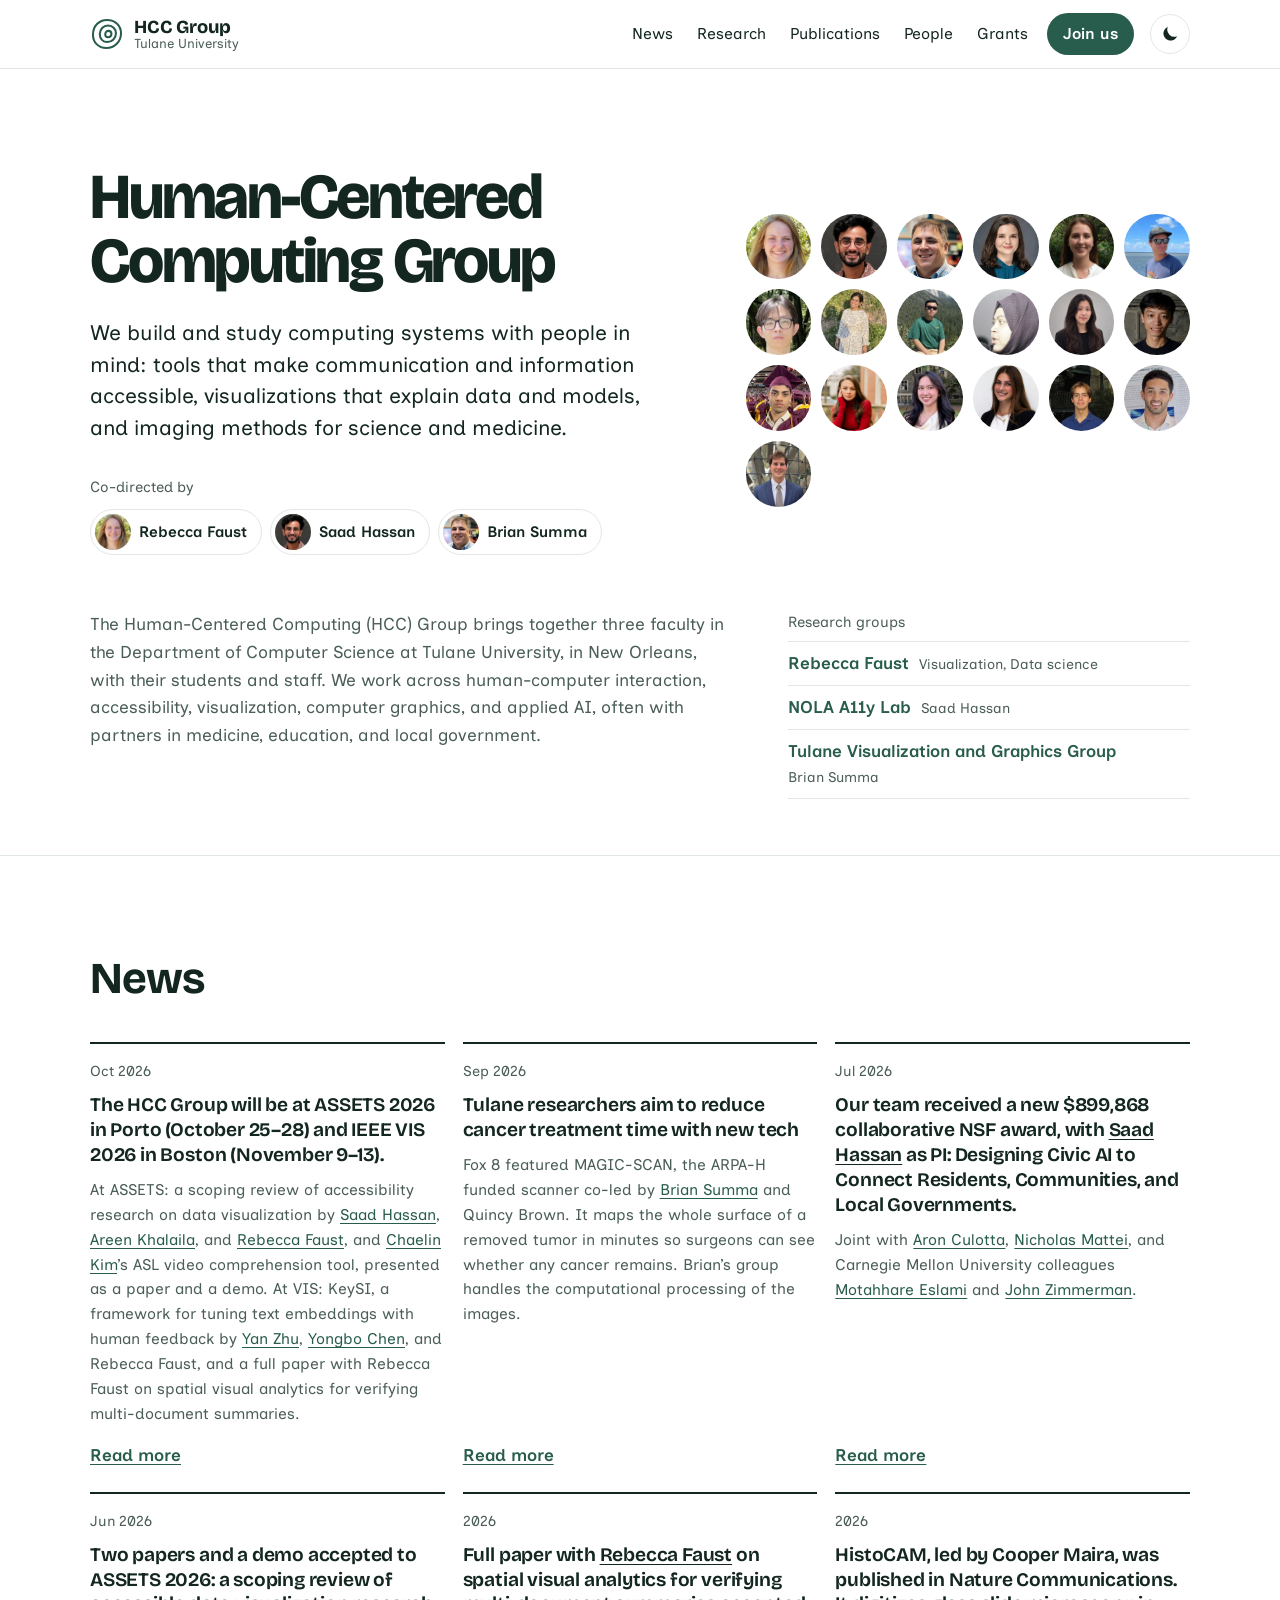
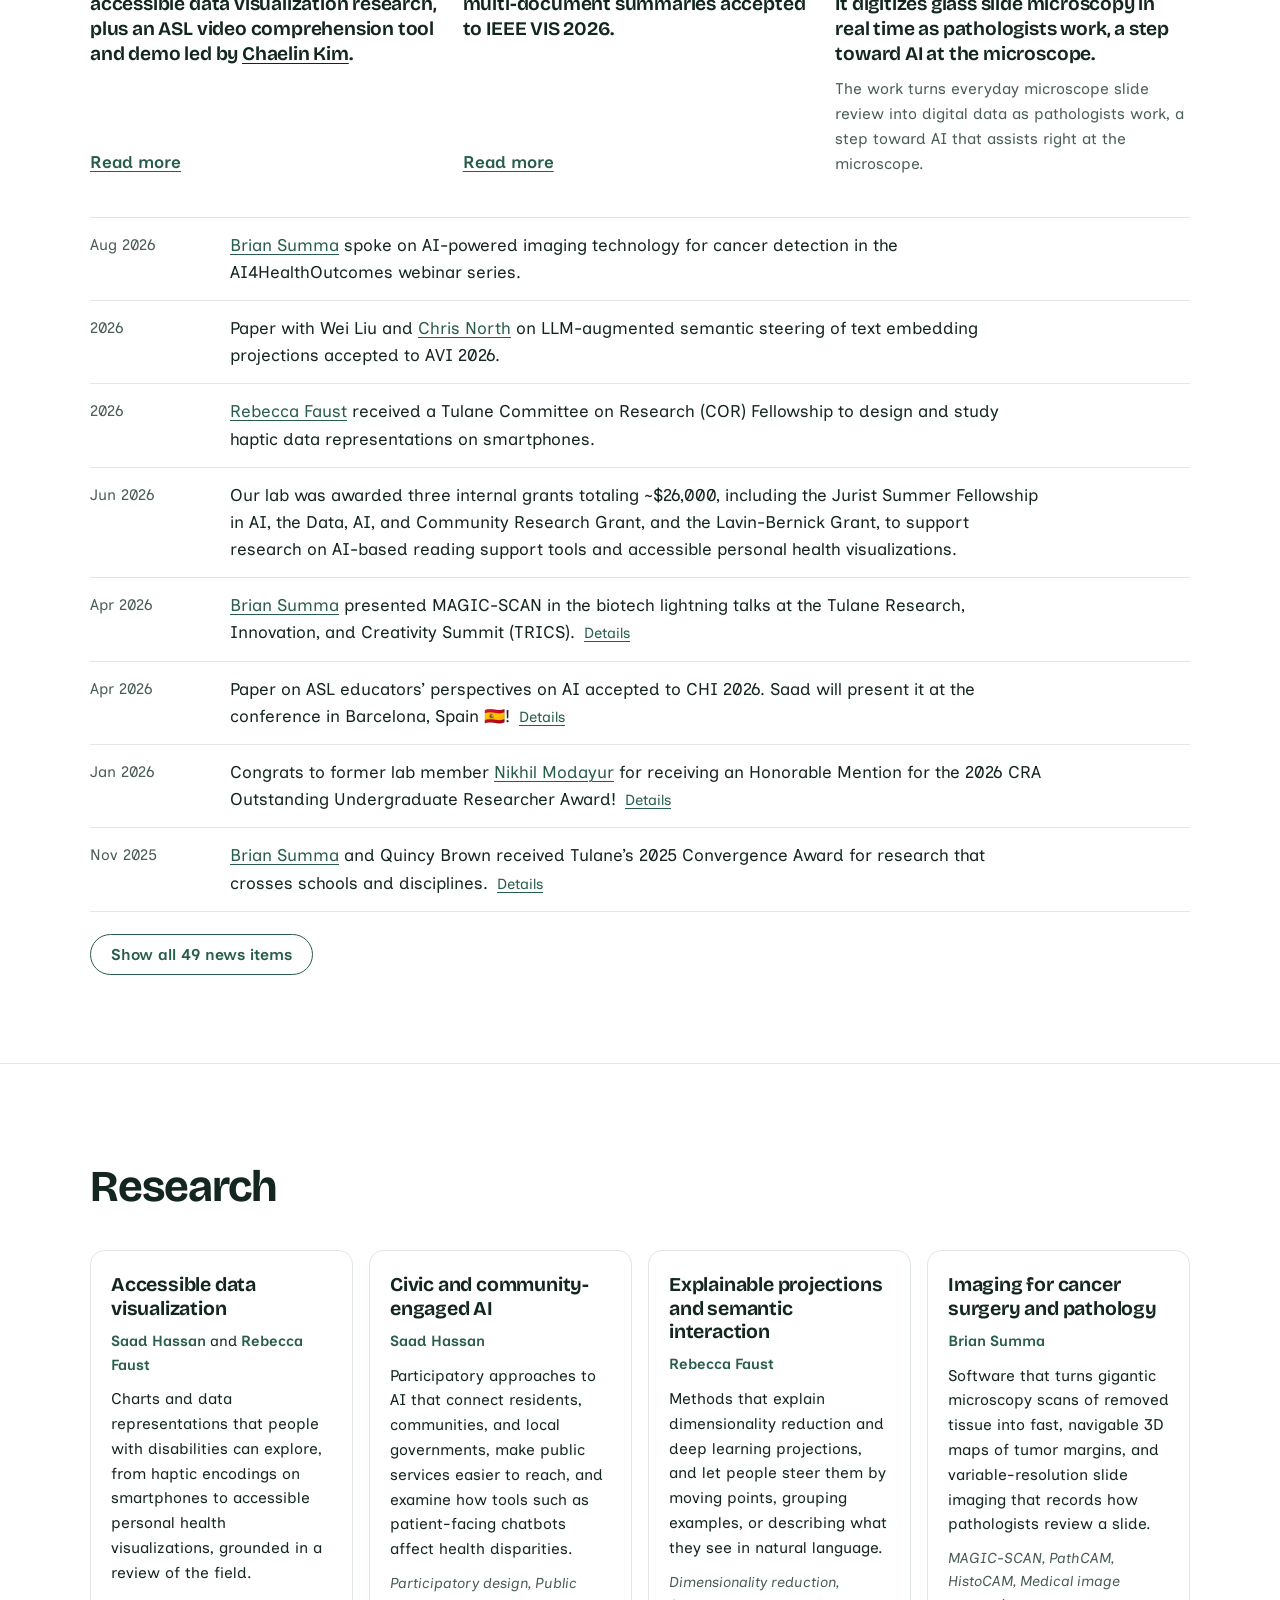
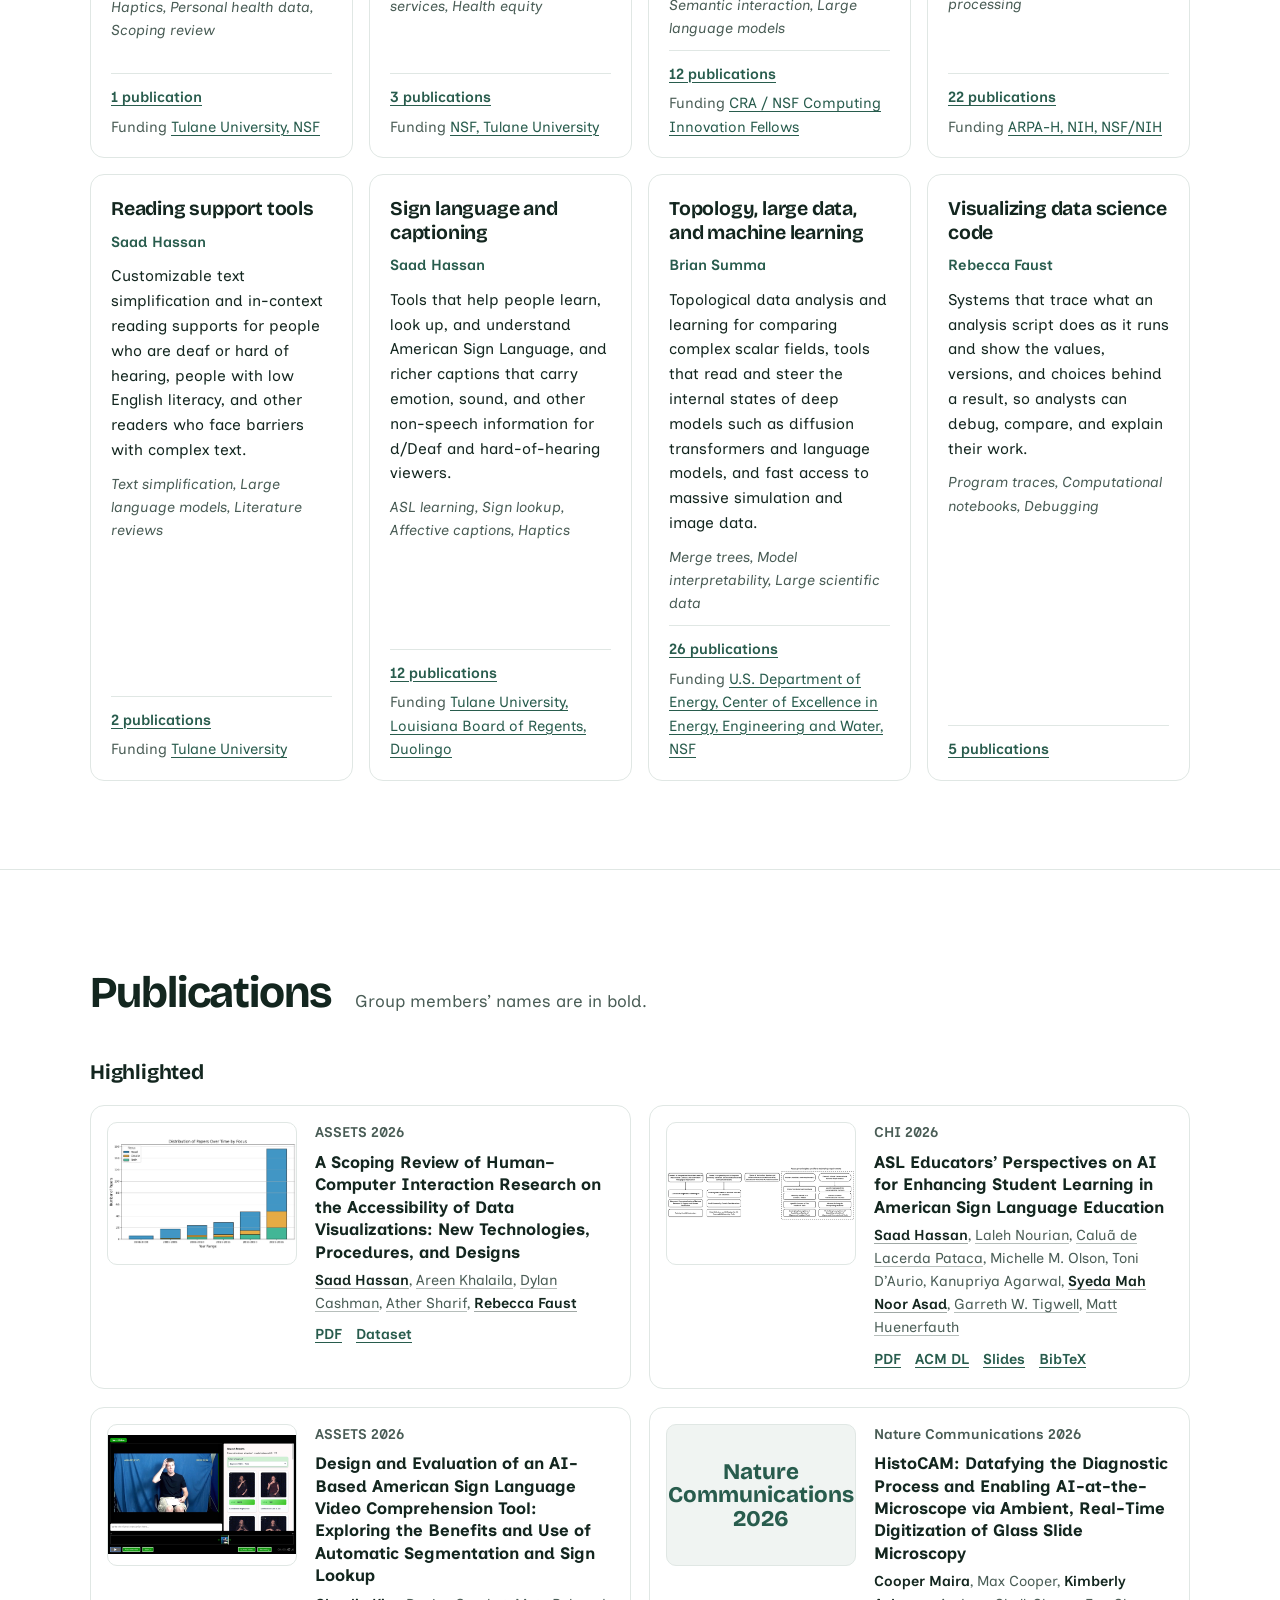
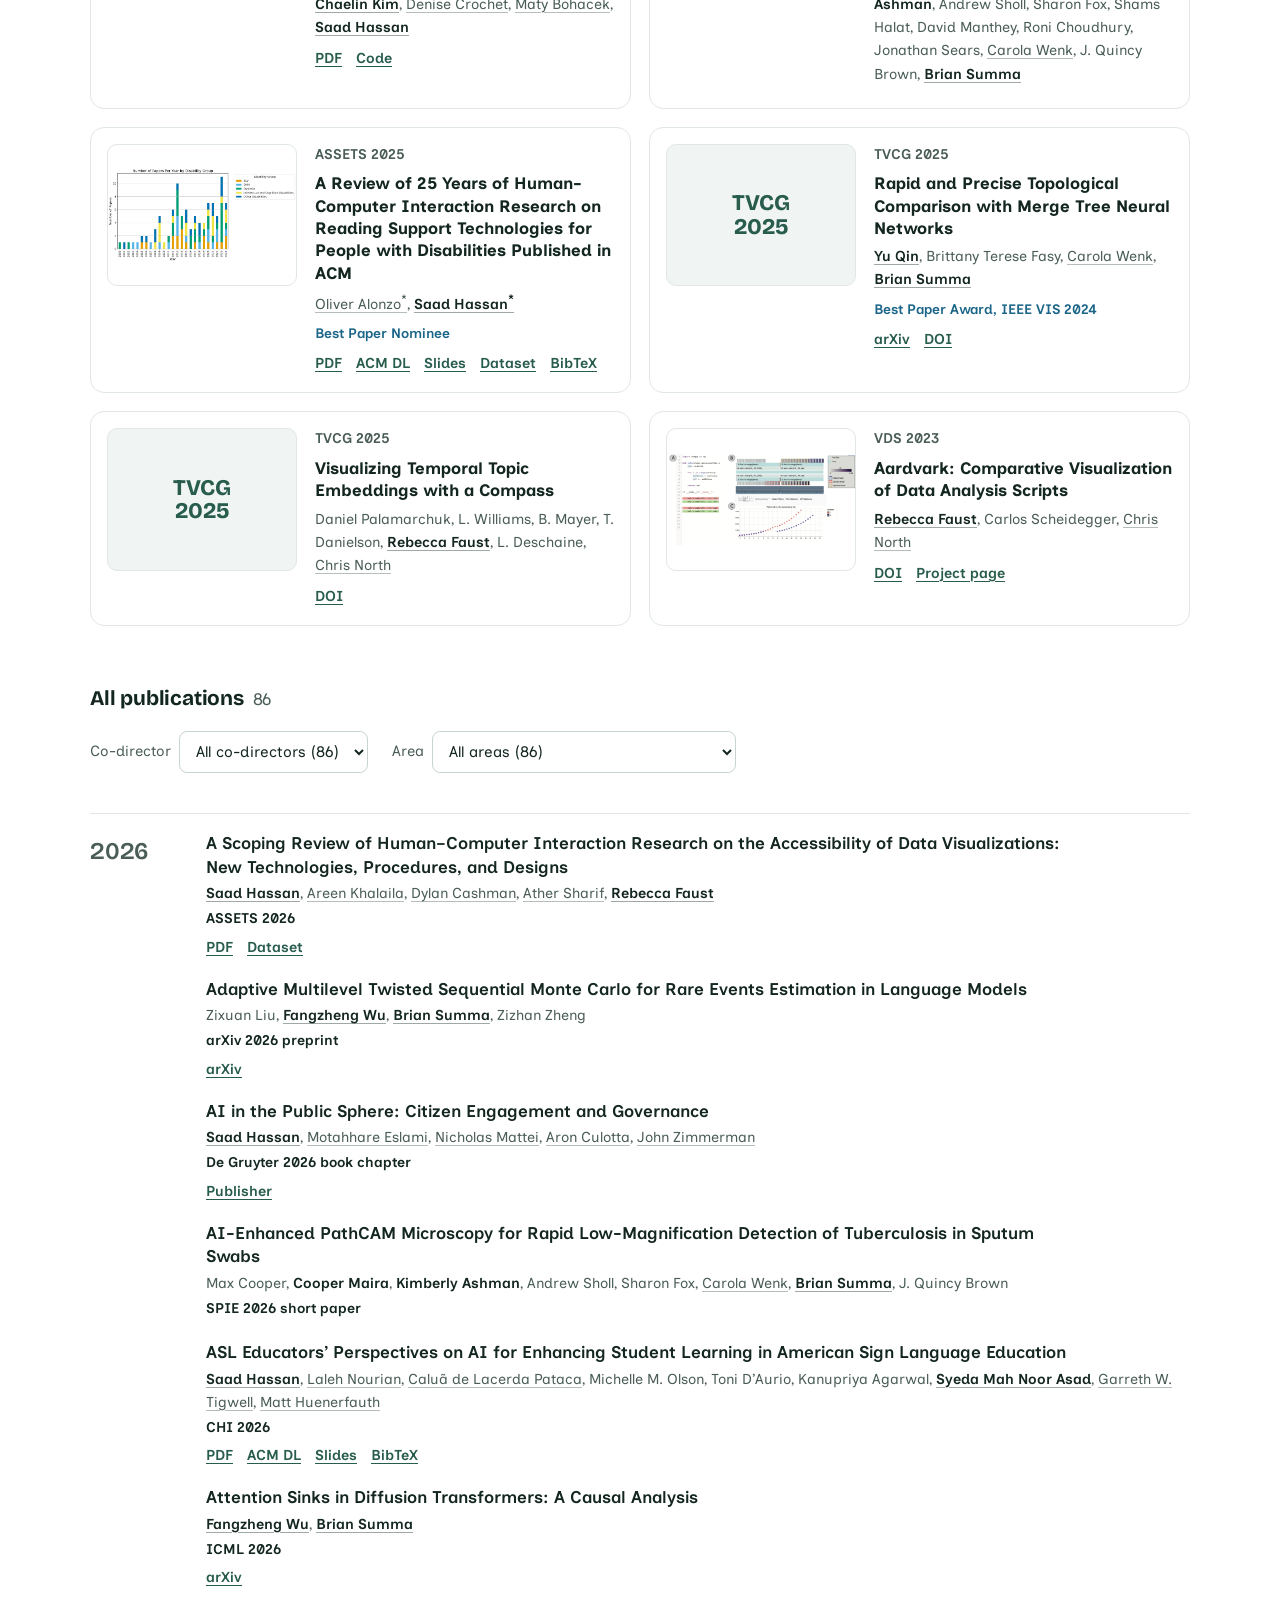
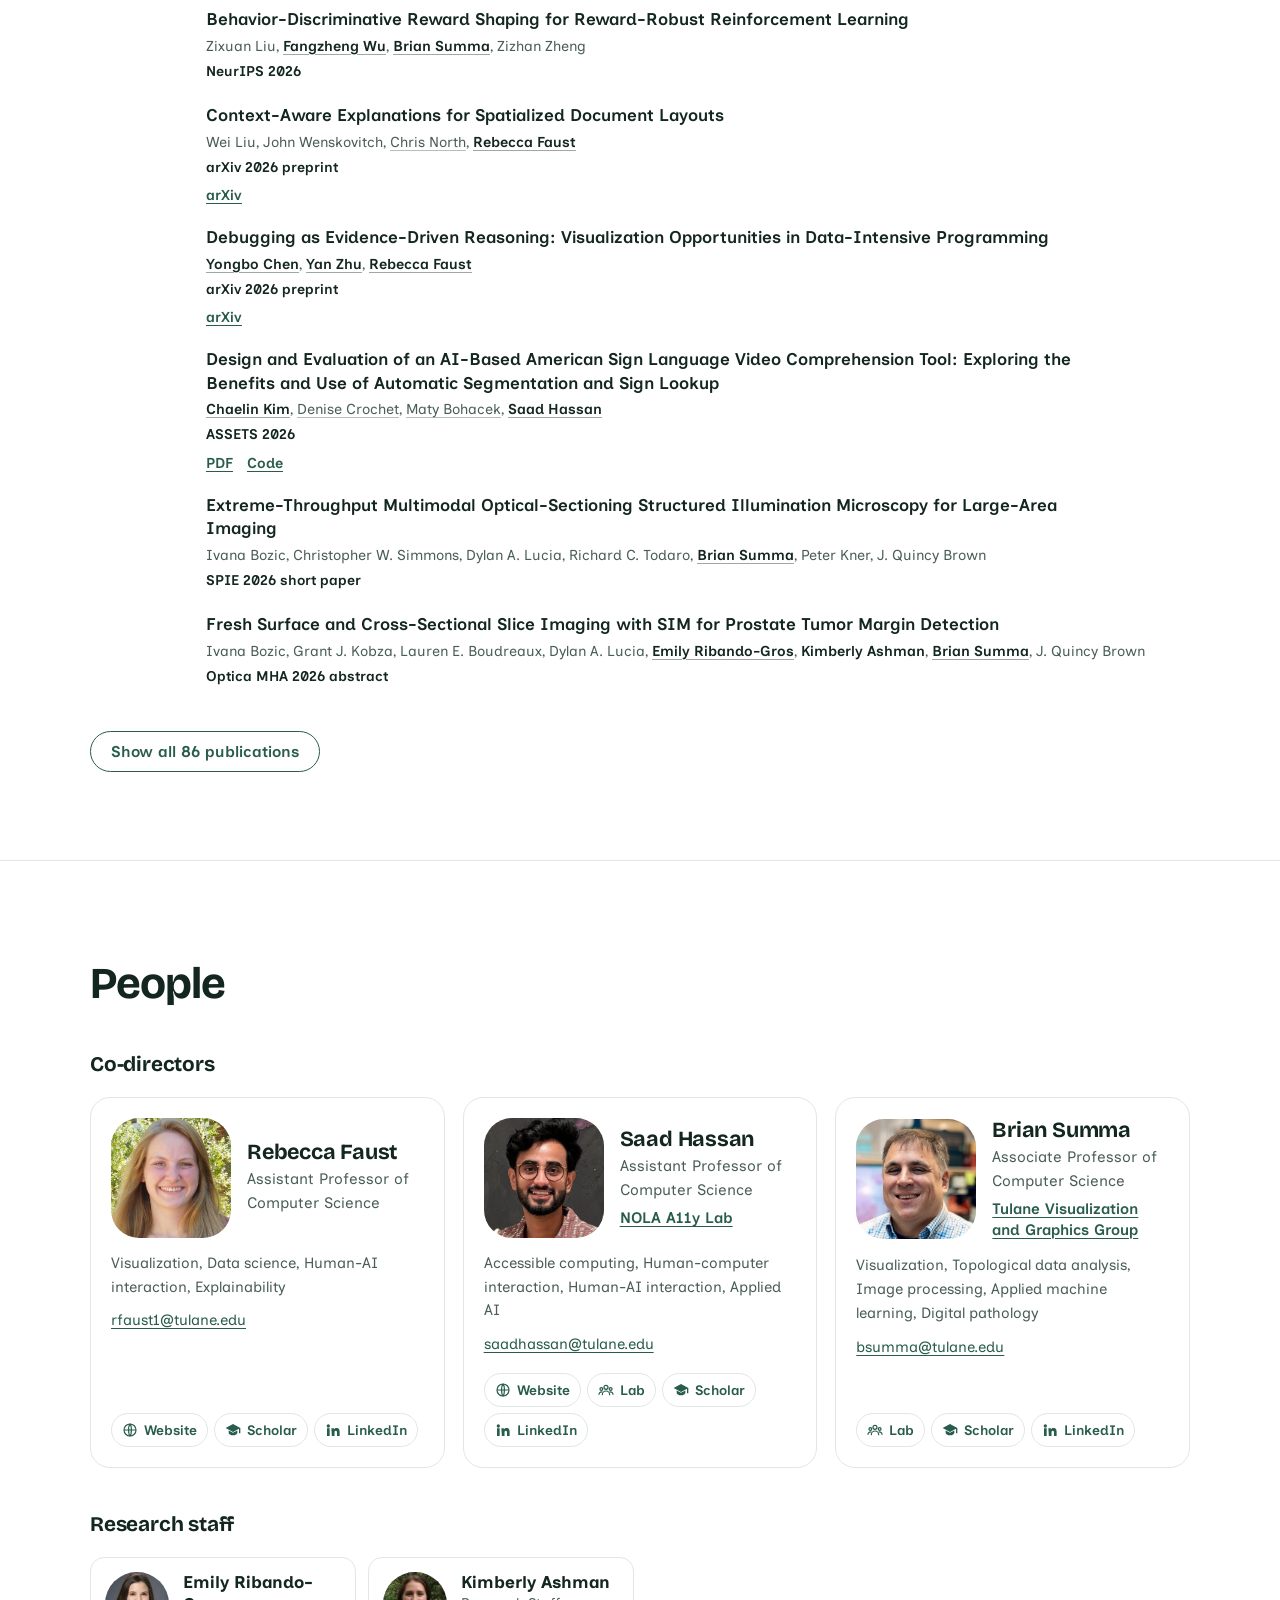
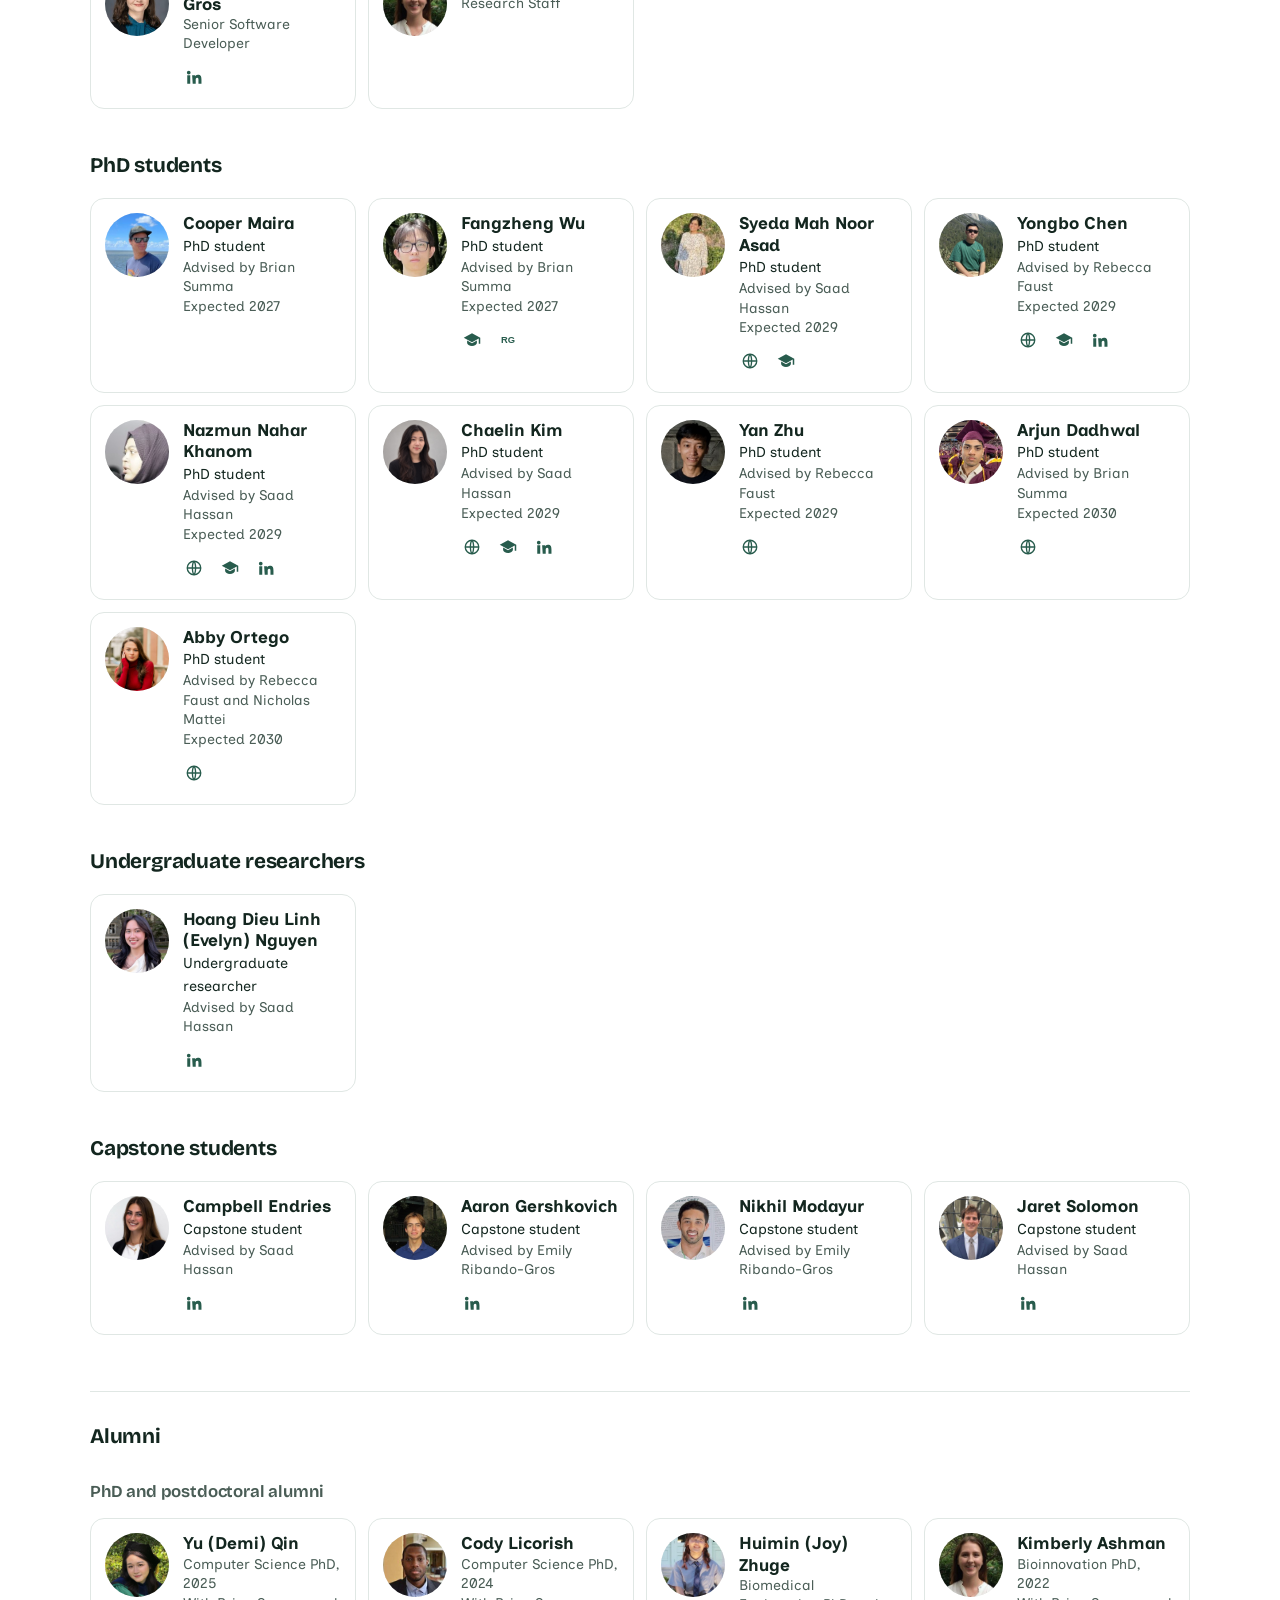
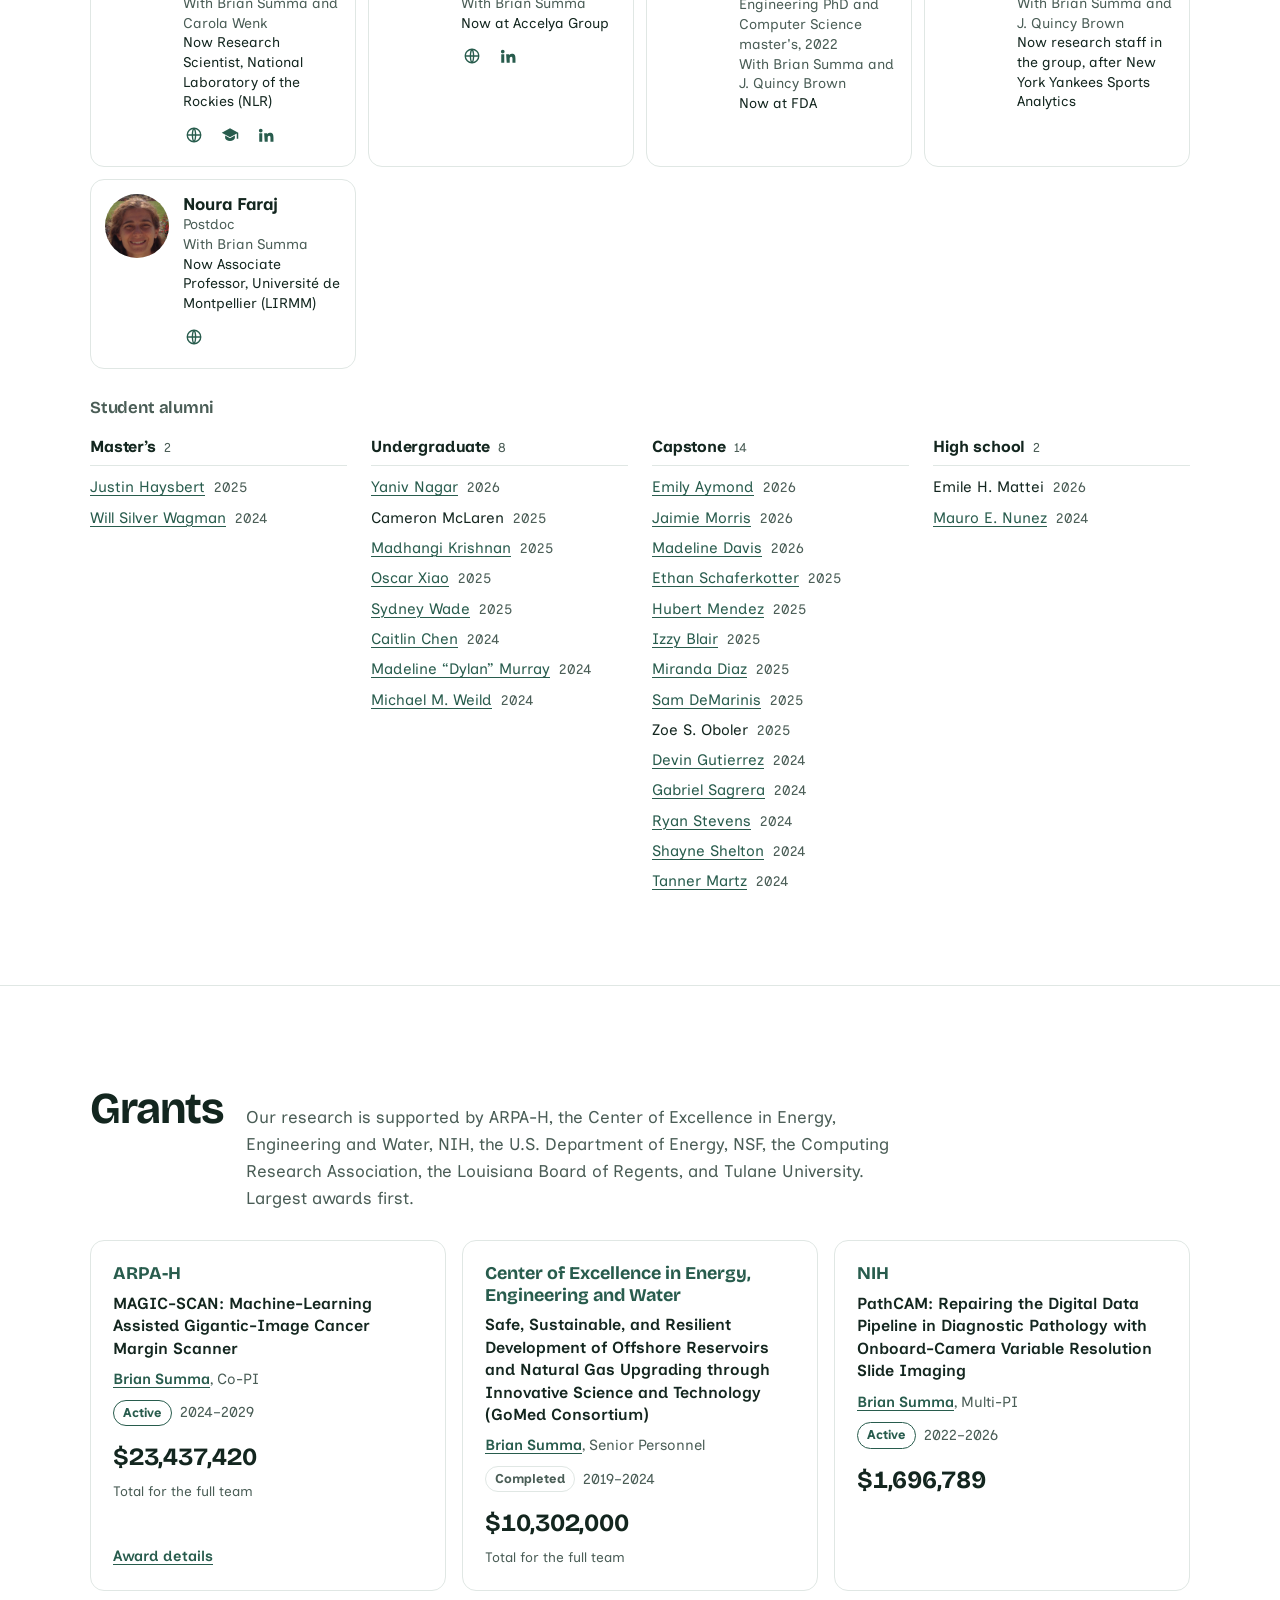
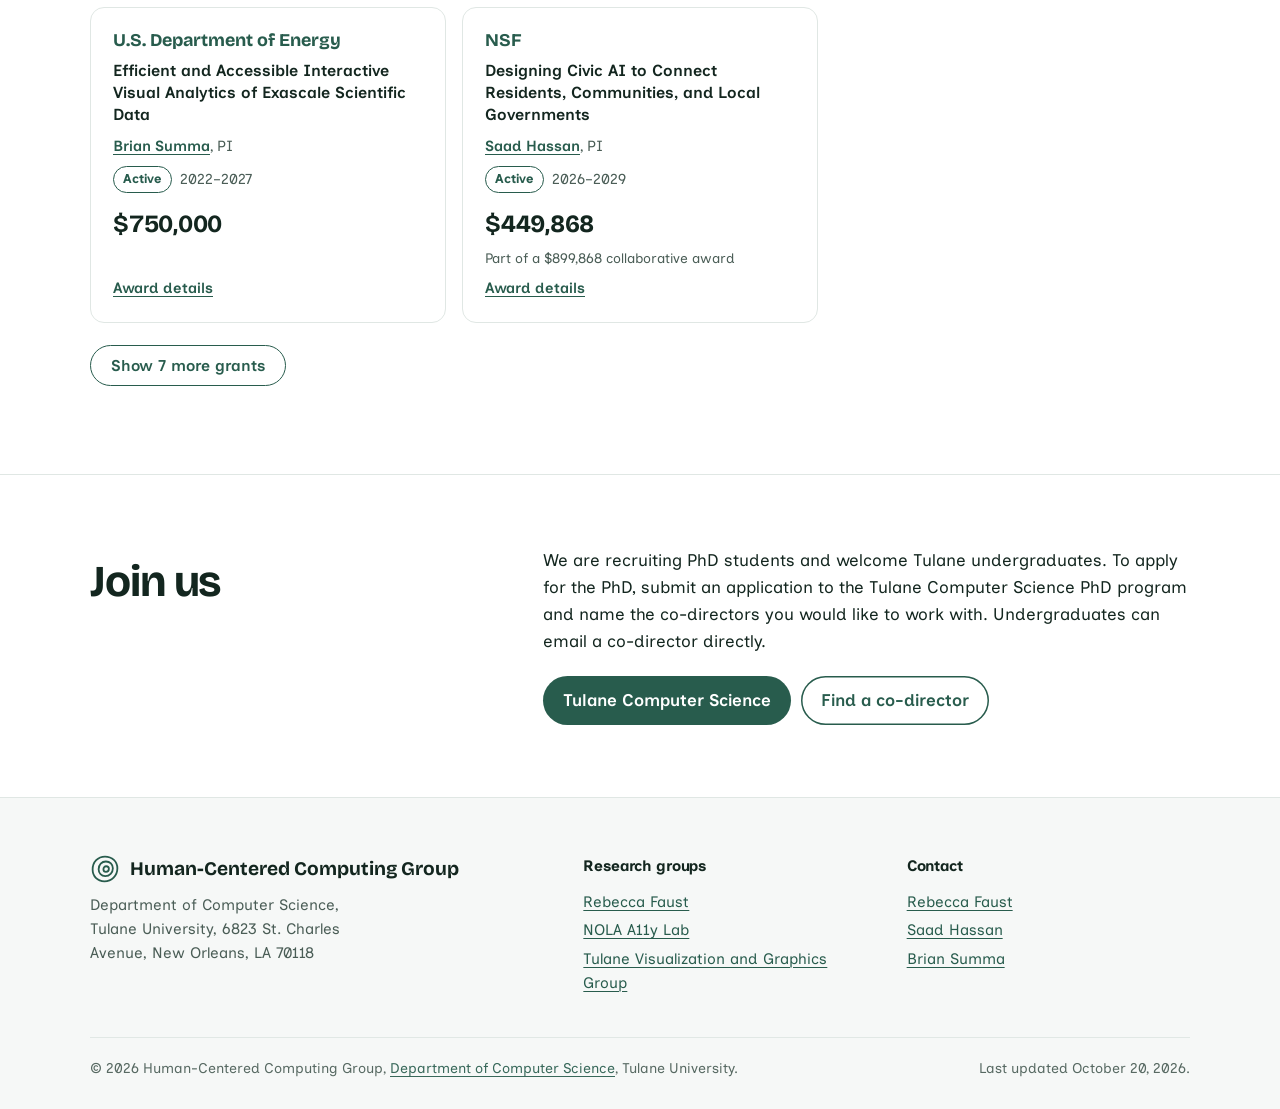
<file: index.html>
<!doctype html>
<html lang="en" class="no-js">
<head>
  <meta charset="utf-8">
  <meta name="viewport" content="width=device-width, initial-scale=1">
  <title>Human-Centered Computing Group | Tulane University</title>
  <meta name="description" content="We build and study computing systems with people in mind: tools that make communication and information accessible, visualizations that explain data and models, and imaging methods for science and medicine.">
  <meta name="color-scheme" content="light dark">
  <meta name="theme-color" content="#285c4d">
  <link rel="icon" href="images/favicon.svg" type="image/svg+xml">
  <link rel="preload" href="fonts/bricolage-grotesque-latin-standard-normal.woff2" as="font" type="font/woff2" crossorigin>
  <link rel="preload" href="fonts/inclusive-sans-latin-400-normal.woff2" as="font" type="font/woff2" crossorigin>
  <link rel="stylesheet" href="css/site.css">
  <!-- Apply the saved or system theme before first paint so the page does not flash. -->
  <script>
    try { var t = localStorage.getItem('hcc-theme'); if (t) document.documentElement.dataset.theme = t; } catch (e) {}
  </script>
  <script src="js/site.js" defer></script>
</head>
<body>
  <!--
    THIS FILE IS A TEMPLATE. Edit content in content/hcc-content.xlsx, then run
    python3 build.py to produce index.html. Text that is not in the spreadsheet
    (section intros, header, footer) can be edited right here.
  -->
  <a class="skip" href="#main">Skip to content</a>

  <svg width="0" height="0" style="position:absolute" aria-hidden="true" focusable="false">
    <symbol id="i-web" viewBox="0 0 24 24"><g fill="none" stroke="currentColor" stroke-width="1.8"><circle cx="12" cy="12" r="9"/><path d="M3 12h18M12 3c2.8 3 2.8 15 0 18M12 3c-2.8 3-2.8 15 0 18"/></g></symbol>
    <symbol id="i-group" viewBox="0 0 24 24"><g fill="none" stroke="currentColor" stroke-width="1.8" stroke-linecap="round"><circle cx="12" cy="8" r="3"/><path d="M6.5 19a5.5 5.5 0 0 1 11 0"/><circle cx="5" cy="10.5" r="2.1"/><circle cx="19" cy="10.5" r="2.1"/><path d="M1.5 18.5a3.6 3.6 0 0 1 4.6-3.4M22.5 18.5a3.6 3.6 0 0 0-4.6-3.4"/></g></symbol>
    <symbol id="i-scholar" viewBox="0 0 24 24"><path fill="currentColor" d="M12 3 1 9l11 6 9-4.9V17h2V9L12 3zm-6.5 9.6V16c0 1.9 2.9 4 6.5 4s6.5-2.1 6.5-4v-3.4L12 16.2l-6.5-3.6z"/></symbol>
    <symbol id="i-linkedin" viewBox="0 0 24 24"><path fill="currentColor" d="M4.98 3.5a2.5 2.5 0 1 1 0 5 2.5 2.5 0 0 1 0-5zM3 9.5h4V21H3zM9.5 9.5h3.8v1.6h.06c.53-1 1.84-2.06 3.79-2.06 4.05 0 4.8 2.67 4.8 6.13V21h-4v-5.1c0-1.22-.02-2.79-1.7-2.79-1.7 0-1.96 1.33-1.96 2.7V21h-4z"/></symbol>
    <symbol id="i-rg" viewBox="0 0 24 24"><text x="12" y="16.2" text-anchor="middle" font-family="Arial, Helvetica, sans-serif" font-weight="700" font-size="12.5" fill="currentColor">RG</text></symbol>
    <symbol id="i-moon" viewBox="0 0 24 24"><path fill="currentColor" d="M20.5 14.6A8.5 8.5 0 0 1 9.4 3.5a8.5 8.5 0 1 0 11.1 11.1z"/></symbol>
    <symbol id="i-sun" viewBox="0 0 24 24"><g fill="none" stroke="currentColor" stroke-width="1.8" stroke-linecap="round"><circle cx="12" cy="12" r="4.2" fill="currentColor"/><path d="M12 1.8v2.6M12 19.6v2.6M1.8 12h2.6M19.6 12h2.6M4.8 4.8l1.8 1.8M17.4 17.4l1.8 1.8M4.8 19.2l1.8-1.8M17.4 6.6l1.8-1.8"/></g></symbol>
    <symbol id="i-mark" viewBox="0 0 40 40"><g fill="none" stroke="currentColor" stroke-width="2.4" stroke-linejoin="round"><path d="M20 3.5c9.6 0 16.5 6.6 16.5 15.6 0 10-7.6 17.4-17.2 17.4C9.6 36.5 3.5 29.6 3.5 20.8 3.5 10.6 10.6 3.5 20 3.5z"/><path d="M21.2 10c5.4 0 9.3 3.9 9.3 9.1 0 5.9-4.4 10.4-10.1 10.4-5.3 0-8.9-4-8.9-9.1 0-6 4.2-10.4 9.7-10.4z"/><path d="M21.6 16.3c2.2 0 3.6 1.5 3.6 3.5 0 2.3-1.7 4-3.9 4-2.1 0-3.4-1.5-3.4-3.5 0-2.3 1.6-4 3.7-4z"/></g></symbol>
  </svg>

  <header class="site-header">
    <div class="bar">
      <a class="brand" href="#top" aria-label="Human-Centered Computing Group, Tulane University, back to top">
        <svg class="mark" aria-hidden="true" focusable="false"><use href="#i-mark"></use></svg>
        <span class="brand-text"><span class="b1">HCC Group</span><span class="b2">Tulane University</span></span>
      </a>
      <button class="menu-btn" type="button" aria-expanded="false" aria-controls="site-nav">Menu</button>
      <nav id="site-nav" class="nav" aria-label="Sections">
        <ul>
          <li><a href="#news">News</a></li>
          <li><a href="#research">Research</a></li>
          <li><a href="#publications">Publications</a></li>
          <li><a href="#people">People</a></li>
          <li><a href="#grants">Grants</a></li>
          <li><a class="join-link" href="#join">Join us</a></li>
        </ul>
      </nav>
      <button class="theme-btn" type="button" aria-label="Use dark theme" title="Switch theme">
        <svg class="icon moon" aria-hidden="true" focusable="false"><use href="#i-moon"></use></svg>
        <svg class="icon sun" aria-hidden="true" focusable="false"><use href="#i-sun"></use></svg>
      </button>
    </div>
  </header>

  <main id="main">
    <section class="hero" id="top" aria-labelledby="hero-title">
      <div class="wrap hero-inner">
        <div class="hero-text">
          <h1 id="hero-title">Human-Centered Computing Group</h1>
          <p class="tagline">We build and study computing systems with people in mind: tools that make communication and information accessible, visualizations that explain data and models, and imaging methods for science and medicine.</p>
          <div class="codirectors-strip">
            <p id="codir-label">Co-directed by</p>
            <ul aria-labelledby="codir-label">
              <li><a href="#rebecca-faust"><div class="avatar sm"><span aria-hidden="true">RF</span><img src="images/people/rebecca-faust.jpg" alt="Rebecca Faust smiling, with long light brown hair, in front of green shrubs." width="320" height="320" loading="lazy" decoding="async" onerror="this.remove()"></div><span>Rebecca Faust</span></a></li>
<li><a href="#saad-hassan"><div class="avatar sm"><span aria-hidden="true">SH</span><img src="images/people/saad-hassan.jpg" alt="Saad Hassan wearing a maroon shirt and black and golden glasses." width="320" height="320" loading="lazy" decoding="async" onerror="this.remove()"></div><span>Saad Hassan</span></a></li>
<li><a href="#brian-summa"><div class="avatar sm"><span aria-hidden="true">BS</span><img src="images/people/brian-summa.jpg" alt="Brian Summa smiling, in a blue checked shirt, in a lab." width="320" height="320" loading="lazy" decoding="async" onerror="this.remove()"></div><span>Brian Summa</span></a></li>
            </ul>
          </div>
        </div>
        <!-- Everyone currently in the group, built from the spreadsheet. Names are in the People section. -->
        <ul class="faces" aria-hidden="true">
          <li><img src="images/people/rebecca-faust.jpg" alt="" width="160" height="160" decoding="async" title="Rebecca Faust"></li>
<li><img src="images/people/saad-hassan.jpg" alt="" width="160" height="160" decoding="async" title="Saad Hassan"></li>
<li><img src="images/people/brian-summa.jpg" alt="" width="160" height="160" decoding="async" title="Brian Summa"></li>
<li><img src="images/people/emily-ribando-gros.jpg" alt="" width="160" height="160" decoding="async" title="Emily Ribando-Gros"></li>
<li><img src="images/people/kimberly-ashman.jpg" alt="" width="160" height="160" decoding="async" title="Kimberly Ashman"></li>
<li><img src="images/people/cooper-maira.jpg" alt="" width="160" height="160" decoding="async" title="Cooper Maira"></li>
<li><img src="images/people/fangzheng-wu.jpg" alt="" width="160" height="160" decoding="async" title="Fangzheng Wu"></li>
<li><img src="images/people/syeda-mah-noor-asad.jpg" alt="" width="160" height="160" decoding="async" title="Syeda Mah Noor Asad"></li>
<li><img src="images/people/yongbo-chen.jpg" alt="" width="160" height="160" decoding="async" title="Yongbo Chen"></li>
<li><img src="images/people/nazmun-nahar-khanom.jpg" alt="" width="160" height="160" decoding="async" title="Nazmun Nahar Khanom"></li>
<li><img src="images/people/chaelin-kim.jpg" alt="" width="160" height="160" decoding="async" title="Chaelin Kim"></li>
<li><img src="images/people/yan-zhu.jpg" alt="" width="160" height="160" decoding="async" title="Yan Zhu"></li>
<li><img src="images/people/arjun-dadhwal.jpg" alt="" width="160" height="160" decoding="async" title="Arjun Dadhwal"></li>
<li><img src="images/people/abby-ortego.jpg" alt="" width="160" height="160" decoding="async" title="Abby Ortego"></li>
<li><img src="images/people/evelyn-nguyen.jpg" alt="" width="160" height="160" decoding="async" title="Hoang Dieu Linh (Evelyn) Nguyen"></li>
<li><img src="images/people/campbell-endries.jpg" alt="" width="160" height="160" decoding="async" title="Campbell Endries"></li>
<li><img src="images/people/aaron-gershkovich.jpg" alt="" width="160" height="160" decoding="async" title="Aaron Gershkovich"></li>
<li><img src="images/people/nikhil-modayur.jpg" alt="" width="160" height="160" decoding="async" title="Nikhil Modayur"></li>
<li><img src="images/people/jaret-solomon.jpg" alt="" width="160" height="160" decoding="async" title="Jaret Solomon"></li>
        </ul>
      </div>
    </section>

    <section class="about wrap" aria-label="About the group">
      <p>The Human-Centered Computing (HCC) Group brings together three faculty in the Department of Computer Science at Tulane University, in New Orleans, with their students and staff. We work across human-computer interaction, accessibility, visualization, computer graphics, and applied AI, often with partners in medicine, education, and local government.</p>
      <div class="labs">
        <p id="labs-label">Research groups</p>
        <ul aria-labelledby="labs-label"><li><a href="https://rjfaust.github.io/">Rebecca Faust</a> <span>Visualization, Data science</span></li>
<li><a href="https://saadh.info/a11y/">NOLA A11y Lab</a> <span>Saad Hassan</span></li>
<li><a href="https://tulanevisgraphics.bitbucket.io/">Tulane Visualization and Graphics Group</a> <span>Brian Summa</span></li></ul>
      </div>
    </section>

    <!-- ============================== NEWS ============================== -->
    <section id="news" class="block news" aria-labelledby="news-title">
      <div class="wrap">
        <h2 id="news-title">News</h2>
        <div class="features">
          <article class="feature">
          <p class="date"><time datetime="2026-10-20">Oct 2026</time></p>
          <h3 id="feat-0">The HCC Group will be at ASSETS 2026 in Porto (October 25–28) and IEEE VIS 2026 in Boston (November 9–13).</h3>
          <p>At ASSETS: a scoping review of accessibility research on data visualization by <a href="https://saadh.info/">Saad Hassan</a>, <a href="https://www.areenkh.com/">Areen Khalaila</a>, and <a href="https://rjfaust.github.io/">Rebecca Faust</a>, and <a href="https://chaelin0722.github.io/introduction/">Chaelin Kim</a>’s ASL video comprehension tool, presented as a paper and a demo. At VIS: KeySI, a framework for tuning text embeddings with human feedback by <a href="https://www.thesupercarry.com/">Yan Zhu</a>, <a href="https://cybersakura.github.io/">Yongbo Chen</a>, and Rebecca Faust, and a full paper with Rebecca Faust on spatial visual analytics for verifying multi-document summaries.</p>
          <p class="more"><a href="https://ieeevis.org/year/2026/program/papers/" aria-describedby="feat-0">Read more</a></p>
        </article>
<article class="feature">
          <p class="date"><time datetime="2026-09-03">Sep 2026</time></p>
          <h3 id="feat-1">Tulane researchers aim to reduce cancer treatment time with new tech</h3>
          <p>Fox 8 featured MAGIC-SCAN, the ARPA-H funded scanner co-led by <a href="https://tulanevisgraphics.bitbucket.io/">Brian Summa</a> and Quincy Brown. It maps the whole surface of a removed tumor in minutes so surgeons can see whether any cancer remains. Brian’s group handles the computational processing of the images.</p>
          <p class="more"><a href="https://www.fox8live.com/2026/08/31/tulane-researchers-aim-reduce-cancer-treatment-time-with-new-tech/" aria-describedby="feat-1">Read more</a></p>
        </article>
<article class="feature">
          <p class="date"><time datetime="2026-07-26">Jul 2026</time></p>
          <h3 id="feat-2">Our team received a new $899,868 collaborative NSF award, with <a href="https://saadh.info/">Saad Hassan</a> as PI: Designing Civic AI to Connect Residents, Communities, and Local Governments.</h3>
          <p>Joint with <a href="https://www.cs.tulane.edu/~aculotta/">Aron Culotta</a>, <a href="https://www.nicholasmattei.net/">Nicholas Mattei</a>, and Carnegie Mellon University colleagues <a href="https://www.motahhare.com/">Motahhare Eslami</a> and <a href="https://www.cs.cmu.edu/~johnz/">John Zimmerman</a>.</p>
          <p class="more"><a href="https://www.nsf.gov/awardsearch/show-award?AWD_ID=2619509" aria-describedby="feat-2">Read more</a></p>
        </article>
<article class="feature">
          <p class="date"><time datetime="2026-06-24">Jun 2026</time></p>
          <h3 id="feat-3">Two papers and a demo accepted to ASSETS 2026: a scoping review of accessible data visualization research, plus an ASL video comprehension tool and demo led by <a href="https://chaelin0722.github.io/introduction/">Chaelin Kim</a>.</h3>
          
          <p class="more"><a href="https://assets26.sigaccess.org/" aria-describedby="feat-3">Read more</a></p>
        </article>
<article class="feature">
          <p class="date"><time datetime="2026">2026</time></p>
          <h3 id="feat-4">Full paper with <a href="https://rjfaust.github.io/">Rebecca Faust</a> on spatial visual analytics for verifying multi-document summaries accepted to IEEE VIS 2026.</h3>
          
          <p class="more"><a href="https://ieeevis.org/year/2026/program/papers/" aria-describedby="feat-4">Read more</a></p>
        </article>
<article class="feature">
          <p class="date"><time datetime="2026">2026</time></p>
          <h3 id="feat-5">HistoCAM, led by Cooper Maira, was published in Nature Communications. It digitizes glass slide microscopy in real time as pathologists work, a step toward AI at the microscope.</h3>
          <p>The work turns everyday microscope slide review into digital data as pathologists work, a step toward AI that assists right at the microscope.</p>
          
        </article>
        </div>
        <ol class="news-list" id="news-list">
          <li><time datetime="2026-08-01">Aug 2026</time><p><a href="https://tulanevisgraphics.bitbucket.io/">Brian Summa</a> spoke on AI-powered imaging technology for cancer detection in the AI4HealthOutcomes webinar series.</p></li>
<li><time datetime="2026">2026</time><p>Paper with Wei Liu and <a href="https://people.cs.vt.edu/north/">Chris North</a> on LLM-augmented semantic steering of text embedding projections accepted to AVI 2026.</p></li>
<li><time datetime="2026">2026</time><p><a href="https://rjfaust.github.io/">Rebecca Faust</a> received a Tulane Committee on Research (COR) Fellowship to design and study haptic data representations on smartphones.</p></li>
<li><time datetime="2026-06-10">Jun 2026</time><p>Our lab was awarded three internal grants totaling ~$26,000, including the Jurist Summer Fellowship in AI, the Data, AI, and Community Research Grant, and the Lavin-Bernick Grant, to support research on AI-based reading support tools and accessible personal health visualizations.</p></li>
<li><time datetime="2026-04-16">Apr 2026</time><p><a href="https://tulanevisgraphics.bitbucket.io/">Brian Summa</a> presented MAGIC-SCAN in the biotech lightning talks at the Tulane Research, Innovation, and Creativity Summit (TRICS). <a class="inline-more" href="https://innovation.tulane.edu/node/673" aria-label="Details: Brian Summa presented MAGIC-SCAN in the biotech lightning talks at the Tulane Research, In">Details</a></p></li>
<li><time datetime="2026-04-03">Apr 2026</time><p>Paper on ASL educators’ perspectives on AI accepted to CHI 2026. Saad will present it at the conference in Barcelona, Spain 🇪🇸! <a class="inline-more" href="https://chi2026.acm.org/" aria-label="Details: Paper on ASL educators’ perspectives on AI accepted to CHI 2026.">Details</a></p></li>
<li><time datetime="2026-01-15">Jan 2026</time><p>Congrats to former lab member <a href="https://www.linkedin.com/in/nikhil-modayur">Nikhil Modayur</a> for receiving an Honorable Mention for the 2026 CRA Outstanding Undergraduate Researcher Award! <a class="inline-more" href="https://www.linkedin.com/in/nikhil-modayur" aria-label="Details: Congrats to former lab member Nikhil Modayur for receiving an Honorable Mention for the 20">Details</a></p></li>
<li><time datetime="2025-11-07">Nov 2025</time><p><a href="https://tulanevisgraphics.bitbucket.io/">Brian Summa</a> and Quincy Brown received Tulane’s 2025 Convergence Award for research that crosses schools and disciplines. <a class="inline-more" href="https://research.tulane.edu/news/1653537/Tulane%20faculty%20honored%20at%20the%202025%20Research,%20Scholarship%20and%20Artistic%20Achievement%20Awards%20ceremony" aria-label="Details: Brian Summa and Quincy Brown received Tulane’s 2025 Convergence Award for research that cr">Details</a></p></li>
<li data-extra><time datetime="2025-10-25">Oct 2025</time><p>Saad is attending ASSETS 2025 in Denver to present one paper on reading support technologies and two demos. <a class="inline-more" href="https://assets25.sigaccess.org/" aria-label="Details: Saad is attending ASSETS 2025 in Denver to present one paper on reading support technologi">Details</a></p></li>
<li data-extra><time datetime="2025-08-01">Aug 2025</time><p>Two demos accepted to ASSETS 2025, led by <a href="https://chaelin0722.github.io/introduction/">Chaelin Kim</a> and <a href="https://tithi-khan.github.io/">Nazmun Nahar Khanom</a>, on text simplification and an ASL learning tool for EMS. Will be presented at the conference in Denver! <a class="inline-more" href="https://assets25.sigaccess.org/" aria-label="Details: Two demos accepted to ASSETS 2025, led by Chaelin Kim and Nazmun Nahar Khanom, on text sim">Details</a></p></li>
<li data-extra><time datetime="2025-06-25">Jun 2025</time><p>Our workshop on participant recruitment in accessibility research was accepted to ASSETS 2025. <a class="inline-more" href="https://assets25.sigaccess.org/" aria-label="Details: Our workshop on participant recruitment in accessibility research was accepted to ASSETS 2">Details</a></p></li>
<li data-extra><time datetime="2025-06-19">Jun 2025</time><p>Our review of reading support tools, with <a href="https://oliveralonzo.com/">Oliver Alonzo</a>, was accepted to ASSETS 2025 and nominated for Best Paper. <a class="inline-more" href="https://oliveralonzo.com/" aria-label="Details: Our review of reading support tools, with Oliver Alonzo, was accepted to ASSETS 2025 and n">Details</a></p></li>
<li data-extra><time datetime="2025">2025</time><p><a href="https://tulanevisgraphics.bitbucket.io/">Brian Summa</a> received the Tulane School of Science and Engineering Collaborative Team Award and a Tulane Medicine and SSE Synergy Large Grant Award.</p></li>
<li data-extra><time datetime="2025-05-18">May 2025</time><p>Our lab received two internal grants totaling ~$18,500: a Carol Lavin Bernick Faculty Grant ($10,000) for an AI-powered ASL learning platform and a Community-Engaged AI Summer Research Program grant ($8,500) to build a public accessibility barrier dashboard.</p></li>
<li data-extra><time datetime="2025-04-30">Apr 2025</time><p><a href="https://matybohacek.com/">Matyas Bohacek</a> presented our paper on an AI-driven video-based ASL dictionary at W4A 2025 in Sydney. <a class="inline-more" href="https://matybohacek.com/" aria-label="Details: Matyas Bohacek presented our paper on an AI-driven video-based ASL dictionary at W4A 2025 ">Details</a></p></li>
<li data-extra><time datetime="2025-03-21">Mar 2025</time><p><a href="https://www.cs.cmu.edu/~bam/">Brad Myers</a> visited our lab in New Orleans to talk about his new book Pick, Click, Flick!: The Story of Interaction Techniques! <a class="inline-more" href="https://www.cs.cmu.edu/~bam/" aria-label="Details: Brad Myers visited our lab in New Orleans to talk about his new book Pick, Click, Flick!: ">Details</a></p></li>
<li data-extra><time datetime="2025-02-27">Feb 2025</time><p>FSboard, an ASL fingerspelling dataset built with Google Research and DPAN, accepted to CVPR 2025. <a class="inline-more" href="https://research.google/" aria-label="Details: FSboard, an ASL fingerspelling dataset built with Google Research and DPAN, accepted to CV">Details</a></p></li>
<li data-extra><time datetime="2025-01-15">Jan 2025</time><p>Our paper on multimodal affective captioning with haptics accepted to CHI 2025 in Yokohama! Saad also served on the PC and Best Paper Award committee. <a class="inline-more" href="https://chi2025.acm.org/" aria-label="Details: Our paper on multimodal affective captioning with haptics accepted to CHI 2025 in Yokohama">Details</a></p></li>
<li data-extra><time datetime="2025-01-12">Jan 2025</time><p>Saad received an NSF IUCRC Planning Grant as Co-PI alongside <a href="https://www.cs.tulane.edu/~aculotta/">Aron Culotta</a> (PI), Zizhan Zheng (Co-PI), Zhengming Ding (Co-PI), and Sylvia Ley (Co-PI) to establish the Tulane University partner site for the Center for Accessible Healthcare through AI-Augmented Decisions (AHeAD). <a class="inline-more" href="https://www.nsf.gov/awardsearch/showAward?AWD_ID=2515250" aria-label="Details: Saad received an NSF IUCRC Planning Grant as Co-PI alongside Aron Culotta (PI), Zizhan Zhe">Details</a></p></li>
<li data-extra><time datetime="2025-01-06">Jan 2025</time><p>The Advocate followed up on MAGIC-SCAN, the Tulane Cancer Moonshot project co-led by <a href="https://tulanevisgraphics.bitbucket.io/">Brian Summa</a>, as the team builds its next prototype for operating-room testing. <a class="inline-more" href="https://www.theadvocate.com/baton_rouge/entertainment_life/louisiana_health/tulane-cancer-project-new-orleans/article_d9e85e05-50e0-5b6a-99ad-8973cd127b16.html" aria-label="Details: The Advocate followed up on MAGIC-SCAN, the Tulane Cancer Moonshot project co-led by Brian">Details</a></p></li>
<li data-extra><time datetime="2025-01-04">Jan 2025</time><p>Congrats to <a href="https://www.linkedin.com/in/aaron-gershkovich">Aaron Gershkovich</a> for receiving an Honorable Mention for the 2024–2025 CRA Outstanding Undergraduate Researcher Award! <a class="inline-more" href="https://www.linkedin.com/in/aaron-gershkovich-46232a2b3/" aria-label="Details: Congrats to Aaron Gershkovich for receiving an Honorable Mention for the 2024–2025 CRA Out">Details</a></p></li>
<li data-extra><time datetime="2024-11-17">Nov 2024</time><p>Our journal article exploring video-span selection for ASL learners was published in ACM TACCESS. <a class="inline-more" href="https://dl.acm.org/journal/taccess" aria-label="Details: Our journal article exploring video-span selection for ASL learners was published in ACM T">Details</a></p></li>
<li data-extra><time datetime="2024-10-28">Oct 2024</time><p>Saad is attending ASSETS 2024 virtually to present two posters on a rich closed-captioning format and designing for neurodivergent scholars. Saad also serves as Workshop Chair. <a class="inline-more" href="https://assets24.sigaccess.org/" aria-label="Details: Saad is attending ASSETS 2024 virtually to present two posters on a rich closed-captioning">Details</a></p></li>
<li data-extra><time datetime="2024-10-19">Oct 2024</time><p>Saad attended HCOMP 2024 in Pittsburgh and co-organized the PACE workshop with <a href="https://www.motahhare.com/">Motahhare Eslami</a>, <a href="https://www.cs.tulane.edu/~aculotta/">Aron Culotta</a>, Nick Mattei, and Mah Noor. <a class="inline-more" href="https://www.humancomputation.com/" aria-label="Details: Saad attended HCOMP 2024 in Pittsburgh and co-organized the PACE workshop with Motahhare E">Details</a></p></li>
<li data-extra><time datetime="2024-10-14">Oct 2024</time><p><a href="https://rjfaust.github.io/">Rebecca Faust</a> and colleagues received a Best Paper award at the Visualization in Data Science (VDS) Symposium at IEEE VIS 2024. <a class="inline-more" href="https://doi.org/10.1109/VDS63897.2024.00005" aria-label="Details: Rebecca Faust and colleagues received a Best Paper award at the Visualization in Data Scie">Details</a></p></li>
<li data-extra><time datetime="2024-10-13">Oct 2024</time><p>Two papers with <a href="https://rjfaust.github.io/">Rebecca Faust</a> at IEEE VIS 2024: ImageSI, on semantic interaction for image projections, and a compass for temporal topic embeddings in TVCG. <a class="inline-more" href="https://doi.org/10.1109/TVCG.2024.3456143" aria-label="Details: Two papers with Rebecca Faust at IEEE VIS 2024: ImageSI, on semantic interaction for image">Details</a></p></li>
<li data-extra><time datetime="2024-10-13">Oct 2024</time><p><a href="https://demiqin.github.io/">Demi Qin</a> and <a href="https://tulanevisgraphics.bitbucket.io/">Brian Summa</a> won a Best Paper Award at IEEE VIS 2024 for merge tree neural networks, a fast way to compare topological structure in scientific data. <a class="inline-more" href="https://doi.org/10.1109/TVCG.2024.3456395" aria-label="Details: Demi Qin and Brian Summa won a Best Paper Award at IEEE VIS 2024 for merge tree neural net">Details</a></p></li>
<li data-extra><time datetime="2024-09-30">Sep 2024</time><p><a href="https://www.linkedin.com/in/aaron-gershkovich">Aaron Gershkovich</a> presented a poster at the undergraduate symposium. <a class="inline-more" href="https://www.linkedin.com/in/aaron-gershkovich-46232a2b3/" aria-label="Details: Aaron Gershkovich presented a poster at the undergraduate symposium.">Details</a></p></li>
<li data-extra><time datetime="2024-08-19">Aug 2024</time><p>We welcome <a href="https://chaelin0722.github.io/introduction/">Chaelin Kim</a>, <a href="https://tithi-khan.github.io/">Nazmun Nahar Khanom</a>, and <a href="https://syedamahnoorasad.github.io/">Syeda Mah Noor Asad</a> to the lab! <a class="inline-more" href="https://chaelin0722.github.io/introduction/" aria-label="Details: We welcome Chaelin Kim, Nazmun Nahar Khanom, and Syeda Mah Noor Asad to the lab!">Details</a></p></li>
<li data-extra><time datetime="2024-08-13">Aug 2024</time><p>President Joe Biden visited Tulane to announce up to $22.9 million from ARPA-H for MAGIC-SCAN, an AI-assisted cancer margin scanner co-led by <a href="https://tulanevisgraphics.bitbucket.io/">Brian Summa</a> and Quincy Brown. Brian demonstrated the system for the President and First Lady. <a class="inline-more" href="https://news.tulane.edu/pr/president-joe-biden-will-announce-23-million-funding-tulane-university-invent-advanced-cancer" aria-label="Details: President Joe Biden will announce up to $23 million in funding for Tulane University to in">Details</a></p></li>
<li data-extra><time datetime="2024">2024</time><p><a href="https://rjfaust.github.io/">Rebecca Faust</a> joined Tulane University as an Assistant Professor of Computer Science, and welcomed PhD students <a href="https://cybersakura.github.io/">Yongbo Chen</a> and <a href="https://www.thesupercarry.com/">Yan Zhu</a>. <a class="inline-more" href="https://rjfaust.github.io/" aria-label="Details: Rebecca Faust joined Tulane University as an Assistant Professor of Computer Science, and ">Details</a></p></li>
<li data-extra><time datetime="2024-05-13">May 2024</time><p>Saad is attending CHI 2024 in Honolulu, Hawaii 🌺 to present two papers on affective captions and a dance video comprehension tool (both received Honorable Mentions!). Saad also served on the PC and Best Paper Award committee. <a class="inline-more" href="https://chi2024.acm.org/" aria-label="Details: Saad is attending CHI 2024 in Honolulu, Hawaii 🌺 to present two papers on affective captio">Details</a></p></li>
<li data-extra><time datetime="2024-05-10">May 2024</time><p>Saad attended his PhD hooding ceremony in Rochester, a year after defending.</p></li>
<li data-extra><time datetime="2024-05-04">May 2024</time><p>Saad was awarded a Tulane Committee on Research (COR) Fellowship ($5,000) for reading support tools for people who are deaf or hard of hearing.</p></li>
<li data-extra><time datetime="2024-04-17">Apr 2024</time><p>Our lab received a $102,281 Louisiana Board of Regents award, with Saad as PI for our project, &quot;Enhancing Expressive and Receptive ASL Learning Using AI-Powered Tools&quot;. <a class="inline-more" href="https://www.laregents.edu/wp-content/uploads/2024/04/7.-RSI-Committee-April-24-2024.pdf" aria-label="Details: Our lab received a $102,281 Louisiana Board of Regents award, with Saad as PI for our proj">Details</a></p></li>
<li data-extra><time datetime="2024-04-12">Apr 2024</time><p>Lab member <a href="https://tithi-khan.github.io/">Nazmun Nahar Khanom</a> presented a demo of AI-based reading support tools at the Tulane Research, Innovation, and Creativity Summit (TRICS). <a class="inline-more" href="https://tithi-khan.github.io/" aria-label="Details: Lab member Nazmun Nahar Khanom presented a demo of AI-based reading support tools at the T">Details</a></p></li>
<li data-extra><time datetime="2024-02-23">Feb 2024</time><p>Saad attended the CRA Early Career Workshop in Washington, D.C. He met program officers and fellow junior faculty. <a class="inline-more" href="https://cra.org/events/early-career-workshop/" aria-label="Details: Saad attended the CRA Early Career Workshop in Washington, D.C.">Details</a></p></li>
<li data-extra><time datetime="2023-12-28">Dec 2023</time><p>Congrats to <a href="https://www.linkedin.com/in/aaron-gershkovich">Aaron Gershkovich</a> for winning the &quot;Best Prototype&quot; award at the Annual Undergraduate Poster Session! <a class="inline-more" href="https://www.linkedin.com/in/aaron-gershkovich-46232a2b3/" aria-label="Details: Congrats to Aaron Gershkovich for winning the &quot;Best Prototype&quot; award at the Annual Undergr">Details</a></p></li>
<li data-extra><time datetime="2023-12-10">Dec 2023</time><p>Saad attended NeurIPS 2023 in New Orleans as a co-author of a paper on sign language data collection for the PopSign game. <a class="inline-more" href="https://nips.cc/Conferences/2023" aria-label="Details: Saad attended NeurIPS 2023 in New Orleans.">Details</a></p></li>
<li data-extra><time datetime="2023-11-28">Nov 2023</time><p>Jonathan Pool from CVS Health visited our lab! <a class="inline-more" href="https://old.panlex.org/people/pool.shtml" aria-label="Details: Jonathan Pool from CVS Health visited our lab!">Details</a></p></li>
<li data-extra><time datetime="2023-11-11">Nov 2023</time><p>Saad gave a talk at the inaugural NOAI: 11/11 AI Symposium. <a class="inline-more" href="https://nolajazzmuseum.org/events/2023/11/11/noai" aria-label="Details: Saad gave a talk at the inaugural NOAI: 11/11 AI Symposium.">Details</a></p></li>
<li data-extra><time datetime="2023-11-07">Nov 2023</time><p>Willie Payne visited our lab. <a class="inline-more" href="https://williepayne.com/" aria-label="Details: Willie Payne visited our lab.">Details</a></p></li>
<li data-extra><time datetime="2023-11-02">Nov 2023</time><p>Saad gave talks at Duolingo and CMU in Pittsburgh on his Duolingo Dissertation Award research. <a class="inline-more" href="https://www.duolingo.com/" aria-label="Details: Saad gave talks at Duolingo and CMU in Pittsburgh on his Duolingo Dissertation Award resea">Details</a></p></li>
<li data-extra><time datetime="2023-10-23">Oct 2023</time><p>Saad attended ASSETS 2023 to present a demo of an automatic video-based ASL dictionary system and served as Proceedings Chair. <a class="inline-more" href="https://assets23.sigaccess.org/" aria-label="Details: Saad attended ASSETS 2023 to present a demo of an automatic video-based ASL dictionary sys">Details</a></p></li>
<li data-extra><time datetime="2023-09-14">Sep 2023</time><p>Paper from Saad’s Google internship with <a href="https://sites.cc.gatech.edu/home/thad/">Thad Starner</a> was accepted at MobileHCI 2023! Thad will present it in Athens, Greece 🇬🇷. <a class="inline-more" href="https://sites.cc.gatech.edu/home/thad/" aria-label="Details: Paper from Saad’s Google internship with Thad Starner was accepted at MobileHCI 2023!">Details</a></p></li>
<li data-extra><time datetime="2023-08-01">Aug 2023</time><p><a href="https://saadh.info/">Saad Hassan</a> joined Tulane University as a tenure-track Assistant Professor. <a class="inline-more" href="https://sse.tulane.edu/cs" aria-label="Details: Saad Hassan joined Tulane University as a tenure-track Assistant Professor.">Details</a></p></li>
<li data-extra><time datetime="2022-06-21">Jun 2022</time><p><a href="https://tulanevisgraphics.bitbucket.io/">Brian Summa</a> won a $750,000 Department of Energy Early Career Award to make massive supercomputer datasets easier to share, search, and analyze. <a class="inline-more" href="https://news.tulane.edu/pr/tulane-professor-wins-early-career-award-tame-massive-supercomputer-datasets" aria-label="Details: Brian Summa won a $750,000 Department of Energy Early Career Award to make massive superco">Details</a></p></li>
<li data-extra><time datetime="2022">2022</time><p><a href="https://tulanevisgraphics.bitbucket.io/">Brian Summa</a> received the IEEE Computer Society Distinguished Service Award for serving as General Chair of IEEE VIS 2021.</p></li>
<li data-extra><time datetime="1905-07-18">Jul 1905</time><p>Papers by <a href="https://scholar.google.com/citations?user=syojgz0AAAAJ">Fangzheng Wu</a> and <a href="https://tulanevisgraphics.bitbucket.io/">Brian Summa</a> were accepted to ICML 2026, EMNLP 2026, and NeurIPS 2026 (two papers), on diffusion models, language model fine-tuning, and reinforcement learning. <a class="inline-more" href="https://www.alphaxiv.org/@brian-summa" aria-label="Details: Papers by Fangzheng Wu and Brian Summa were accepted to ICML 2026, EMNLP 2026, and NeurIPS">Details</a></p></li>
        </ol>
        <button type="button" class="more-toggle" data-toggle-list="news-list" aria-expanded="false" data-more="Show all 49 news items" data-less="Show fewer news items">Show all 49 news items</button>
      </div>
    </section>

    <!-- ============================ RESEARCH ============================ -->
    <section id="research" class="block" aria-labelledby="research-title">
      <div class="wrap">
        <div class="section-head">
          <h2 id="research-title">Research</h2>
        </div>
        <div class="projects">
          <article class="project" id="project-accessviz">
          <h3>Accessible data visualization</h3>
          <p class="leads"><a href="#saad-hassan">Saad Hassan</a> and <a href="#rebecca-faust">Rebecca Faust</a></p>
          <p class="summary">Charts and data representations that people with disabilities can explore, from haptic encodings on smartphones to accessible personal health visualizations, grounded in a review of the field.</p>
          <p class="keywords">Haptics, Personal health data, Scoping review</p>
          <div class="project-foot"><a class="see-pubs" href="#all-pubs" data-filter-project="accessviz">1 publication</a><p class="funding"><span class="k">Funding</span> <a href="#grants">Tulane University, NSF</a></p></div>
        </article>
<article class="project" id="project-civic">
          <h3>Civic and community-engaged AI</h3>
          <p class="leads"><a href="#saad-hassan">Saad Hassan</a></p>
          <p class="summary">Participatory approaches to AI that connect residents, communities, and local governments, make public services easier to reach, and examine how tools such as patient-facing chatbots affect health disparities.</p>
          <p class="keywords">Participatory design, Public services, Health equity</p>
          <div class="project-foot"><a class="see-pubs" href="#all-pubs" data-filter-project="civic">3 publications</a><p class="funding"><span class="k">Funding</span> <a href="#grants">NSF, Tulane University</a></p></div>
        </article>
<article class="project" id="project-semantic">
          <h3>Explainable projections and semantic interaction</h3>
          <p class="leads"><a href="#rebecca-faust">Rebecca Faust</a></p>
          <p class="summary">Methods that explain dimensionality reduction and deep learning projections, and let people steer them by moving points, grouping examples, or describing what they see in natural language.</p>
          <p class="keywords">Dimensionality reduction, Semantic interaction, Large language models</p>
          <div class="project-foot"><a class="see-pubs" href="#all-pubs" data-filter-project="semantic">12 publications</a><p class="funding"><span class="k">Funding</span> <a href="#grants">CRA / NSF Computing Innovation Fellows</a></p></div>
        </article>
<article class="project" id="project-imaging">
          <h3>Imaging for cancer surgery and pathology</h3>
          <p class="leads"><a href="#brian-summa">Brian Summa</a></p>
          <p class="summary">Software that turns gigantic microscopy scans of removed tissue into fast, navigable 3D maps of tumor margins, and variable-resolution slide imaging that records how pathologists review a slide.</p>
          <p class="keywords">MAGIC-SCAN, PathCAM, HistoCAM, Medical image processing</p>
          <div class="project-foot"><a class="see-pubs" href="#all-pubs" data-filter-project="imaging">22 publications</a><p class="funding"><span class="k">Funding</span> <a href="#grants">ARPA-H, NIH, NSF/NIH</a></p></div>
        </article>
<article class="project" id="project-reading">
          <h3>Reading support tools</h3>
          <p class="leads"><a href="#saad-hassan">Saad Hassan</a></p>
          <p class="summary">Customizable text simplification and in-context reading supports for people who are deaf or hard of hearing, people with low English literacy, and other readers who face barriers with complex text.</p>
          <p class="keywords">Text simplification, Large language models, Literature reviews</p>
          <div class="project-foot"><a class="see-pubs" href="#all-pubs" data-filter-project="reading">2 publications</a><p class="funding"><span class="k">Funding</span> <a href="#grants">Tulane University</a></p></div>
        </article>
<article class="project" id="project-sign">
          <h3>Sign language and captioning</h3>
          <p class="leads"><a href="#saad-hassan">Saad Hassan</a></p>
          <p class="summary">Tools that help people learn, look up, and understand American Sign Language, and richer captions that carry emotion, sound, and other non-speech information for d/Deaf and hard-of-hearing viewers.</p>
          <p class="keywords">ASL learning, Sign lookup, Affective captions, Haptics</p>
          <div class="project-foot"><a class="see-pubs" href="#all-pubs" data-filter-project="sign">12 publications</a><p class="funding"><span class="k">Funding</span> <a href="#grants">Tulane University, Louisiana Board of Regents, Duolingo</a></p></div>
        </article>
<article class="project" id="project-topology">
          <h3>Topology, large data, and machine learning</h3>
          <p class="leads"><a href="#brian-summa">Brian Summa</a></p>
          <p class="summary">Topological data analysis and learning for comparing complex scalar fields, tools that read and steer the internal states of deep models such as diffusion transformers and language models, and fast access to massive simulation and image data.</p>
          <p class="keywords">Merge trees, Model interpretability, Large scientific data</p>
          <div class="project-foot"><a class="see-pubs" href="#all-pubs" data-filter-project="topology">26 publications</a><p class="funding"><span class="k">Funding</span> <a href="#grants">U.S. Department of Energy, Center of Excellence in Energy, Engineering and Water, NSF</a></p></div>
        </article>
<article class="project" id="project-scripts">
          <h3>Visualizing data science code</h3>
          <p class="leads"><a href="#rebecca-faust">Rebecca Faust</a></p>
          <p class="summary">Systems that trace what an analysis script does as it runs and show the values, versions, and choices behind a result, so analysts can debug, compare, and explain their work.</p>
          <p class="keywords">Program traces, Computational notebooks, Debugging</p>
          <div class="project-foot"><a class="see-pubs" href="#all-pubs" data-filter-project="scripts">5 publications</a></div>
        </article>
        </div>
      </div>
    </section>

    <!-- ========================== PUBLICATIONS ========================== -->
    <section id="publications" class="block" aria-labelledby="pubs-title">
      <div class="wrap">
        <div class="section-head">
          <h2 id="pubs-title">Publications</h2>
          <p>Group members’ names are in bold.</p>
        </div>
        <h3 class="sub-h">Highlighted</h3>
        <div class="highlights">
          <article class="hl">
          <div class="thumb"><img src="images/papers/hassan-assets26.png" alt="" decoding="async"></div>
          <div class="hl-text">
            <p class="venue">ASSETS 2026</p>
            <h3 id="hl-0"><a href="https://saadh.info/papers/hassan-assets26/hassan-assets26.pdf">A Scoping Review of Human–Computer Interaction Research on the Accessibility of Data Visualizations: New Technologies, Procedures, and Designs</a></h3>
            <p class="authors"><b><a href="https://saadh.info/">Saad Hassan</a></b>, <a href="https://www.areenkh.com/">Areen Khalaila</a>, <a href="https://dylancashman.github.io/">Dylan Cashman</a>, <a href="https://athersharif.me/">Ather Sharif</a>, <b><a href="https://rjfaust.github.io/">Rebecca Faust</a></b></p>
            
            <p class="links"><a href="https://saadh.info/papers/hassan-assets26/hassan-assets26.pdf" aria-describedby="hl-0">PDF</a><a href="https://accessvizcorpus.pages.dev/" aria-describedby="hl-0">Dataset</a></p>
          </div>
        </article>
<article class="hl">
          <div class="thumb"><img src="images/papers/hassan-chi26.png" alt="" decoding="async"></div>
          <div class="hl-text">
            <p class="venue">CHI 2026</p>
            <h3 id="hl-1"><a href="https://dl.acm.org/doi/10.1145/3772318.3791928">ASL Educators’ Perspectives on AI for Enhancing Student Learning in American Sign Language Education</a></h3>
            <p class="authors"><b><a href="https://saadh.info/">Saad Hassan</a></b>, <a href="https://www.linkedin.com/in/laleh-nourian-a88ba3129/">Laleh Nourian</a>, <a href="https://www.caluapataca.com/">Caluã de Lacerda Pataca</a>, Michelle M. Olson, Toni D’Aurio, Kanupriya Agarwal, <b><a href="https://syedamahnoorasad.github.io/">Syeda Mah Noor Asad</a></b>, <a href="https://www.garrethtigwell.com/">Garreth W. Tigwell</a>, <a href="https://huenerfauth.ist.rit.edu/">Matt Huenerfauth</a></p>
            
            <p class="links"><a href="https://saadh.info/papers/hassan-chi26/hassan-chi26.pdf" aria-describedby="hl-1">PDF</a><a href="https://dl.acm.org/doi/10.1145/3772318.3791928" aria-describedby="hl-1">ACM DL</a><a href="https://saadh.info/papers/hassan-chi26/slides.pdf" aria-describedby="hl-1">Slides</a><a href="https://saadh.info/papers/hassan-chi26/hassan26.bib" aria-describedby="hl-1">BibTeX</a></p>
          </div>
        </article>
<article class="hl">
          <div class="thumb"><img src="images/papers/kim-assets26.png" alt="" decoding="async"></div>
          <div class="hl-text">
            <p class="venue">ASSETS 2026</p>
            <h3 id="hl-2"><a href="https://saadh.info/papers/kim-assets26/kim-assets26.pdf">Design and Evaluation of an AI-Based American Sign Language Video Comprehension Tool: Exploring the Benefits and Use of Automatic Segmentation and Sign Lookup</a></h3>
            <p class="authors"><b><a href="https://chaelin0722.github.io/introduction/">Chaelin Kim</a></b>, <a href="https://liberalarts.tulane.edu/linguistics/people/faculty/denise-crochet">Denise Crochet</a>, <a href="https://matybohacek.com/">Maty Bohacek</a>, <b><a href="https://saadh.info/">Saad Hassan</a></b></p>
            
            <p class="links"><a href="https://saadh.info/papers/kim-assets26/kim-assets26.pdf" aria-describedby="hl-2">PDF</a><a href="https://github.com/chaelin0722/asl-video-lookup-tool" aria-describedby="hl-2">Code</a></p>
          </div>
        </article>
<article class="hl">
          <div class="thumb placeholder" aria-hidden="true"><span>Nature Communications<br>2026</span></div>
          <div class="hl-text">
            <p class="venue">Nature Communications 2026</p>
            <h3 id="hl-3">HistoCAM: Datafying the Diagnostic Process and Enabling AI-at-the-Microscope via Ambient, Real-Time Digitization of Glass Slide Microscopy</h3>
            <p class="authors"><b>Cooper Maira</b>, Max Cooper, <b>Kimberly Ashman</b>, Andrew Sholl, Sharon Fox, Shams Halat, David Manthey, Roni Choudhury, Jonathan Sears, <a href="https://www.cs.tulane.edu/~carola/">Carola Wenk</a>, J. Quincy Brown, <b><a href="https://tulanevisgraphics.bitbucket.io/">Brian Summa</a></b></p>
            
            <p class="links"></p>
          </div>
        </article>
<article class="hl">
          <div class="thumb"><img src="images/papers/alonzo-assets25.png" alt="" decoding="async"></div>
          <div class="hl-text">
            <p class="venue">ASSETS 2025</p>
            <h3 id="hl-4"><a href="https://dl.acm.org/doi/10.1145/3663547.3746355">A Review of 25 Years of Human-Computer Interaction Research on Reading Support Technologies for People with Disabilities Published in ACM</a></h3>
            <p class="authors"><a href="https://oliveralonzo.com/">Oliver Alonzo<sup>*</sup></a>, <b><a href="https://saadh.info/">Saad Hassan<sup>*</sup></a></b></p>
            <p class="award">Best Paper Nominee</p>
            <p class="links"><a href="https://saadh.info/papers/alonzo-assets25/alonzo-assets25.pdf" aria-describedby="hl-4">PDF</a><a href="https://dl.acm.org/doi/10.1145/3663547.3746355" aria-describedby="hl-4">ACM DL</a><a href="https://saadh.info/papers/alonzo-assets25/slides.pdf" aria-describedby="hl-4">Slides</a><a href="https://docs.google.com/spreadsheets/d/1EwSAnIALGsNkIgXWYrdVWguFnPjSEM2v2l5ieRWKtR4/edit?usp=sharing" aria-describedby="hl-4">Dataset</a><a href="https://saadh.info/papers/alonzo-assets25/alonzo25.bib" aria-describedby="hl-4">BibTeX</a></p>
          </div>
        </article>
<article class="hl">
          <div class="thumb placeholder" aria-hidden="true"><span>TVCG<br>2025</span></div>
          <div class="hl-text">
            <p class="venue">TVCG 2025</p>
            <h3 id="hl-5"><a href="https://doi.org/10.1109/TVCG.2024.3456395">Rapid and Precise Topological Comparison with Merge Tree Neural Networks</a></h3>
            <p class="authors"><b><a href="https://demiqin.github.io/">Yu Qin</a></b>, Brittany Terese Fasy, <a href="https://www.cs.tulane.edu/~carola/">Carola Wenk</a>, <b><a href="https://tulanevisgraphics.bitbucket.io/">Brian Summa</a></b></p>
            <p class="award">Best Paper Award, IEEE VIS 2024</p>
            <p class="links"><a href="https://arxiv.org/abs/2404.05879" aria-describedby="hl-5">arXiv</a><a href="https://doi.org/10.1109/TVCG.2024.3456395" aria-describedby="hl-5">DOI</a></p>
          </div>
        </article>
<article class="hl">
          <div class="thumb placeholder" aria-hidden="true"><span>TVCG<br>2025</span></div>
          <div class="hl-text">
            <p class="venue">TVCG 2025</p>
            <h3 id="hl-6"><a href="https://doi.org/10.1109/TVCG.2024.3456143">Visualizing Temporal Topic Embeddings with a Compass</a></h3>
            <p class="authors">Daniel Palamarchuk, L. Williams, B. Mayer, T. Danielson, <b><a href="https://rjfaust.github.io/">Rebecca Faust</a></b>, L. Deschaine, <a href="https://people.cs.vt.edu/north/">Chris North</a></p>
            
            <p class="links"><a href="https://doi.org/10.1109/TVCG.2024.3456143" aria-describedby="hl-6">DOI</a></p>
          </div>
        </article>
<article class="hl">
          <div class="thumb"><img src="images/papers/faust-vds23.png" alt="" decoding="async"></div>
          <div class="hl-text">
            <p class="venue">VDS 2023</p>
            <h3 id="hl-7"><a href="https://doi.org/10.1109/VDS60365.2023.00009">Aardvark: Comparative Visualization of Data Analysis Scripts</a></h3>
            <p class="authors"><b><a href="https://rjfaust.github.io/">Rebecca Faust</a></b>, Carlos Scheidegger, <a href="https://people.cs.vt.edu/north/">Chris North</a></p>
            
            <p class="links"><a href="https://doi.org/10.1109/VDS60365.2023.00009" aria-describedby="hl-7">DOI</a><a href="https://rjfaust.github.io/publication/2023-Aardvark" aria-describedby="hl-7">Project page</a></p>
          </div>
        </article>
        </div>

        <div class="all-pubs" id="all-pubs">
          <h3 class="sub-h">All publications <span class="count">86</span></h3>
          <div class="filters">
            <label class="select" for="lead-filter">
              <span>Co-director</span>
              <select id="lead-filter">
                <option value="">All co-directors (86)</option><option value="faust">Rebecca Faust (18)</option><option value="hassan">Saad Hassan (21)</option><option value="summa">Brian Summa (48)</option>
              </select>
            </label>
            <label class="select" for="project-filter">
              <span>Area</span>
              <select id="project-filter">
                <option value="">All areas (86)</option><option value="accessviz">Accessible visualization (1)</option><option value="civic">Civic AI (3)</option><option value="scripts">Data science code (5)</option><option value="semantic">Explainable projections (12)</option><option value="imaging">Pathology and surgical imaging (22)</option><option value="reading">Reading support (2)</option><option value="sign">Sign language and captions (12)</option><option value="topology">Topology, data, and ML (26)</option>
              </select>
            </label>
          </div>
          <p class="filter-status" id="filter-status" aria-live="polite"></p>
          <ol class="years" id="pub-list">
            <li class="year" data-year="2026"><h3>2026</h3><ol class="pubs">
<li class="pub" data-lead="hassan faust" data-project="accessviz">
              <p class="title" id="pub-1"><a href="https://saadh.info/papers/hassan-assets26/hassan-assets26.pdf">A Scoping Review of Human–Computer Interaction Research on the Accessibility of Data Visualizations: New Technologies, Procedures, and Designs</a></p>
              <p class="authors"><b><a href="https://saadh.info/">Saad Hassan</a></b>, <a href="https://www.areenkh.com/">Areen Khalaila</a>, <a href="https://dylancashman.github.io/">Dylan Cashman</a>, <a href="https://athersharif.me/">Ather Sharif</a>, <b><a href="https://rjfaust.github.io/">Rebecca Faust</a></b></p>
              <p class="meta"><span class="venue">ASSETS 2026</span></p>
              <p class="links"><a href="https://saadh.info/papers/hassan-assets26/hassan-assets26.pdf" aria-describedby="pub-1">PDF</a><a href="https://accessvizcorpus.pages.dev/" aria-describedby="pub-1">Dataset</a></p>
            </li>
<li class="pub" data-lead="summa" data-project="topology">
              <p class="title" id="pub-2"><a href="https://arxiv.org/abs/2608.21736">Adaptive Multilevel Twisted Sequential Monte Carlo for Rare Events Estimation in Language Models</a></p>
              <p class="authors">Zixuan Liu, <b><a href="https://scholar.google.com/citations?user=syojgz0AAAAJ">Fangzheng Wu</a></b>, <b><a href="https://tulanevisgraphics.bitbucket.io/">Brian Summa</a></b>, Zizhan Zheng</p>
              <p class="meta"><span class="venue">arXiv 2026 preprint</span></p>
              <p class="links"><a href="https://arxiv.org/abs/2608.21736" aria-describedby="pub-2">arXiv</a></p>
            </li>
<li class="pub" data-lead="hassan" data-project="civic">
              <p class="title" id="pub-3"><a href="https://books.google.com/books/about/De_Gruyter_Handbook_of_Disruptive_Urban.html?id=xc8O0gEACAAJ">AI in the Public Sphere: Citizen Engagement and Governance</a></p>
              <p class="authors"><b><a href="https://saadh.info/">Saad Hassan</a></b>, <a href="https://www.motahhare.com/">Motahhare Eslami</a>, <a href="https://www.nicholasmattei.net/">Nicholas Mattei</a>, <a href="https://www.cs.tulane.edu/~aculotta/">Aron Culotta</a>, <a href="https://www.cs.cmu.edu/~johnz/">John Zimmerman</a></p>
              <p class="meta"><span class="venue">De Gruyter 2026 book chapter</span></p>
              <p class="links"><a href="https://books.google.com/books/about/De_Gruyter_Handbook_of_Disruptive_Urban.html?id=xc8O0gEACAAJ" aria-describedby="pub-3">Publisher</a></p>
            </li>
<li class="pub" data-lead="summa" data-project="imaging">
              <p class="title" id="pub-4">AI-Enhanced PathCAM Microscopy for Rapid Low-Magnification Detection of Tuberculosis in Sputum Swabs</p>
              <p class="authors">Max Cooper, <b>Cooper Maira</b>, <b>Kimberly Ashman</b>, Andrew Sholl, Sharon Fox, <a href="https://www.cs.tulane.edu/~carola/">Carola Wenk</a>, <b><a href="https://tulanevisgraphics.bitbucket.io/">Brian Summa</a></b>, J. Quincy Brown</p>
              <p class="meta"><span class="venue">SPIE 2026 short paper</span></p>
              <p class="links"></p>
            </li>
<li class="pub" data-lead="hassan" data-project="sign">
              <p class="title" id="pub-5"><a href="https://dl.acm.org/doi/10.1145/3772318.3791928">ASL Educators’ Perspectives on AI for Enhancing Student Learning in American Sign Language Education</a></p>
              <p class="authors"><b><a href="https://saadh.info/">Saad Hassan</a></b>, <a href="https://www.linkedin.com/in/laleh-nourian-a88ba3129/">Laleh Nourian</a>, <a href="https://www.caluapataca.com/">Caluã de Lacerda Pataca</a>, Michelle M. Olson, Toni D’Aurio, Kanupriya Agarwal, <b><a href="https://syedamahnoorasad.github.io/">Syeda Mah Noor Asad</a></b>, <a href="https://www.garrethtigwell.com/">Garreth W. Tigwell</a>, <a href="https://huenerfauth.ist.rit.edu/">Matt Huenerfauth</a></p>
              <p class="meta"><span class="venue">CHI 2026</span></p>
              <p class="links"><a href="https://saadh.info/papers/hassan-chi26/hassan-chi26.pdf" aria-describedby="pub-5">PDF</a><a href="https://dl.acm.org/doi/10.1145/3772318.3791928" aria-describedby="pub-5">ACM DL</a><a href="https://saadh.info/papers/hassan-chi26/slides.pdf" aria-describedby="pub-5">Slides</a><a href="https://saadh.info/papers/hassan-chi26/hassan26.bib" aria-describedby="pub-5">BibTeX</a></p>
            </li>
<li class="pub" data-lead="summa" data-project="topology">
              <p class="title" id="pub-6"><a href="https://arxiv.org/abs/2605.09313">Attention Sinks in Diffusion Transformers: A Causal Analysis</a></p>
              <p class="authors"><b><a href="https://scholar.google.com/citations?user=syojgz0AAAAJ">Fangzheng Wu</a></b>, <b><a href="https://tulanevisgraphics.bitbucket.io/">Brian Summa</a></b></p>
              <p class="meta"><span class="venue">ICML 2026</span></p>
              <p class="links"><a href="https://arxiv.org/abs/2605.09313" aria-describedby="pub-6">arXiv</a></p>
            </li>
<li class="pub" data-lead="summa" data-project="topology">
              <p class="title" id="pub-7">Behavior-Discriminative Reward Shaping for Reward-Robust Reinforcement Learning</p>
              <p class="authors">Zixuan Liu, <b><a href="https://scholar.google.com/citations?user=syojgz0AAAAJ">Fangzheng Wu</a></b>, <b><a href="https://tulanevisgraphics.bitbucket.io/">Brian Summa</a></b>, Zizhan Zheng</p>
              <p class="meta"><span class="venue">NeurIPS 2026</span></p>
              <p class="links"></p>
            </li>
<li class="pub" data-lead="faust" data-project="semantic">
              <p class="title" id="pub-8"><a href="https://arxiv.org/abs/2606.28081">Context-Aware Explanations for Spatialized Document Layouts</a></p>
              <p class="authors">Wei Liu, John Wenskovitch, <a href="https://people.cs.vt.edu/north/">Chris North</a>, <b><a href="https://rjfaust.github.io/">Rebecca Faust</a></b></p>
              <p class="meta"><span class="venue">arXiv 2026 preprint</span></p>
              <p class="links"><a href="https://arxiv.org/abs/2606.28081" aria-describedby="pub-8">arXiv</a></p>
            </li>
<li class="pub" data-lead="faust" data-project="scripts">
              <p class="title" id="pub-9"><a href="https://arxiv.org/abs/2606.30884">Debugging as Evidence-Driven Reasoning: Visualization Opportunities in Data-Intensive Programming</a></p>
              <p class="authors"><b><a href="https://cybersakura.github.io/">Yongbo Chen</a></b>, <b><a href="https://www.thesupercarry.com/">Yan Zhu</a></b>, <b><a href="https://rjfaust.github.io/">Rebecca Faust</a></b></p>
              <p class="meta"><span class="venue">arXiv 2026 preprint</span></p>
              <p class="links"><a href="https://arxiv.org/abs/2606.30884" aria-describedby="pub-9">arXiv</a></p>
            </li>
<li class="pub" data-lead="hassan" data-project="sign">
              <p class="title" id="pub-10"><a href="https://saadh.info/papers/kim-assets26/kim-assets26.pdf">Design and Evaluation of an AI-Based American Sign Language Video Comprehension Tool: Exploring the Benefits and Use of Automatic Segmentation and Sign Lookup</a></p>
              <p class="authors"><b><a href="https://chaelin0722.github.io/introduction/">Chaelin Kim</a></b>, <a href="https://liberalarts.tulane.edu/linguistics/people/faculty/denise-crochet">Denise Crochet</a>, <a href="https://matybohacek.com/">Maty Bohacek</a>, <b><a href="https://saadh.info/">Saad Hassan</a></b></p>
              <p class="meta"><span class="venue">ASSETS 2026</span></p>
              <p class="links"><a href="https://saadh.info/papers/kim-assets26/kim-assets26.pdf" aria-describedby="pub-10">PDF</a><a href="https://github.com/chaelin0722/asl-video-lookup-tool" aria-describedby="pub-10">Code</a></p>
            </li>
<li class="pub" data-lead="summa" data-project="imaging">
              <p class="title" id="pub-11">Extreme-Throughput Multimodal Optical-Sectioning Structured Illumination Microscopy for Large-Area Imaging</p>
              <p class="authors">Ivana Bozic, Christopher W. Simmons, Dylan A. Lucia, Richard C. Todaro, <b><a href="https://tulanevisgraphics.bitbucket.io/">Brian Summa</a></b>, Peter Kner, J. Quincy Brown</p>
              <p class="meta"><span class="venue">SPIE 2026 short paper</span></p>
              <p class="links"></p>
            </li>
<li class="pub" data-lead="summa" data-project="imaging">
              <p class="title" id="pub-12">Fresh Surface and Cross-Sectional Slice Imaging with SIM for Prostate Tumor Margin Detection</p>
              <p class="authors">Ivana Bozic, Grant J. Kobza, Lauren E. Boudreaux, Dylan A. Lucia, <b><a href="https://www.linkedin.com/in/eribandogros/">Emily Ribando-Gros</a></b>, <b>Kimberly Ashman</b>, <b><a href="https://tulanevisgraphics.bitbucket.io/">Brian Summa</a></b>, J. Quincy Brown</p>
              <p class="meta"><span class="venue">Optica MHA 2026 abstract</span></p>
              <p class="links"></p>
            </li>
<li class="pub" data-lead="summa" data-project="imaging">
              <p class="title" id="pub-13">HistoCAM: Datafying the Diagnostic Process and Enabling AI-at-the-Microscope via Ambient, Real-Time Digitization of Glass Slide Microscopy</p>
              <p class="authors"><b>Cooper Maira</b>, Max Cooper, <b>Kimberly Ashman</b>, Andrew Sholl, Sharon Fox, Shams Halat, David Manthey, Roni Choudhury, Jonathan Sears, <a href="https://www.cs.tulane.edu/~carola/">Carola Wenk</a>, J. Quincy Brown, <b><a href="https://tulanevisgraphics.bitbucket.io/">Brian Summa</a></b></p>
              <p class="meta"><span class="venue">Nature Communications 2026</span></p>
              <p class="links"></p>
            </li>
<li class="pub" data-lead="faust" data-project="semantic">
              <p class="title" id="pub-14"><a href="https://ieeevis.org/year/2026/program/paper/b0f509c7-33eb-4c67-a0cb-a41d7982b2c9/">KeySI: An Interaction Framework for Tuning Text Embeddings Based on Human Feedback</a></p>
              <p class="authors"><b><a href="https://www.thesupercarry.com/">Yan Zhu</a></b>, <b><a href="https://cybersakura.github.io/">Yongbo Chen</a></b>, <b><a href="https://rjfaust.github.io/">Rebecca Faust</a></b></p>
              <p class="meta"><span class="venue">IEEE VIS 2026</span></p>
              <p class="links"><a href="https://arxiv.org/abs/2607.20556" aria-describedby="pub-14">arXiv</a><a href="https://ieeevis.org/year/2026/program/paper/b0f509c7-33eb-4c67-a0cb-a41d7982b2c9/" aria-describedby="pub-14">DOI</a></p>
            </li>
<li class="pub" data-lead="faust" data-project="semantic">
              <p class="title" id="pub-15">LLM-Augmented Semantic Steering of Text Embedding Projection Spaces</p>
              <p class="authors">Wei Liu, Eric Krokos, Kirsten Whitley, <b><a href="https://rjfaust.github.io/">Rebecca Faust</a></b>, <a href="https://people.cs.vt.edu/north/">Chris North</a></p>
              <p class="meta"><span class="venue">AVI 2026</span></p>
              <p class="links"></p>
            </li>
<li class="pub" data-lead="summa" data-project="topology">
              <p class="title" id="pub-16"><a href="https://arxiv.org/abs/2601.16874">Model-Centric Diagnostics: A Framework for Internal State Readouts</a></p>
              <p class="authors"><b><a href="https://scholar.google.com/citations?user=syojgz0AAAAJ">Fangzheng Wu</a></b>, <b><a href="https://tulanevisgraphics.bitbucket.io/">Brian Summa</a></b></p>
              <p class="meta"><span class="venue">arXiv 2026 preprint</span></p>
              <p class="links"><a href="https://arxiv.org/abs/2601.16874" aria-describedby="pub-16">arXiv</a></p>
            </li>
<li class="pub" data-lead="summa" data-project="imaging">
              <p class="title" id="pub-17"><a href="https://arxiv.org/abs/2604.12100">PC-MIL: Decoupling Feature Resolution from Supervision Scale in Whole-Slide Learning</a></p>
              <p class="authors">Syed Fahim Ahmed, Gnanesh Rasineni, Florian Koehler, Abu Zahid Bin Aziz, Mei Wang, Attila Gyulassy, <b><a href="https://tulanevisgraphics.bitbucket.io/">Brian Summa</a></b>, J. Quincy Brown, <a href="https://www.sci.utah.edu/~pascucci/">Valerio Pascucci</a>, Shireen Y. Elhabian</p>
              <p class="meta"><span class="venue">arXiv 2026 preprint</span></p>
              <p class="links"><a href="https://arxiv.org/abs/2604.12100" aria-describedby="pub-17">arXiv</a></p>
            </li>
<li class="pub" data-lead="faust" data-project="semantic">
              <p class="title" id="pub-18"><a href="https://arxiv.org/abs/2609.16284">ProtoLIP: From Sentence-Level to Object-Level Evidence Disentanglement</a></p>
              <p class="authors"><b><a href="https://www.thesupercarry.com/">Yan Zhu</a></b>, <b><a href="https://cybersakura.github.io/">Yongbo Chen</a></b>, Zhengming Ding, <b><a href="https://rjfaust.github.io/">Rebecca Faust</a></b></p>
              <p class="meta"><span class="venue">arXiv 2026 preprint</span></p>
              <p class="links"><a href="https://arxiv.org/abs/2609.16284" aria-describedby="pub-18">arXiv</a></p>
            </li>
<li class="pub" data-lead="hassan" data-project="civic">
              <p class="title" id="pub-19"><a href="https://saadh.info/papers/allouch-ajpc26/allouch-ajpc26.pdf">Reducing hypertension disparities: The potential role of patient-facing large language models</a></p>
              <p class="authors">Farah Allouch, <b><a href="https://saadh.info/">Saad Hassan</a></b>, Flor Alvarado, <b><a href="https://syedamahnoorasad.github.io/">Syeda Mah Noor Asad</a></b>, Dee Parekh, Renata Johnson, Marilyn Payne, David Gardner, <a href="https://www.nicholasmattei.net/">Nicholas Mattei</a>, Keith C. Ferdinand</p>
              <p class="meta"><span class="venue">AJPC 2026 commentary</span></p>
              <p class="links"><a href="https://saadh.info/papers/allouch-ajpc26/allouch-ajpc26.pdf" aria-describedby="pub-19">PDF</a><a href="https://www.sciencedirect.com/science/article/pii/S2666667726003879" aria-describedby="pub-19">ScienceDirect</a><a href="https://saadh.info/papers/allouch-ajpc26/allouch26.bib" aria-describedby="pub-19">BibTeX</a></p>
            </li>
<li class="pub" data-lead="summa" data-project="topology">
              <p class="title" id="pub-20"><a href="https://arxiv.org/abs/2609.08064">Risk-Conditioned Fine-Tuning of Large Language Models</a></p>
              <p class="authors">Zixuan Liu, <b><a href="https://scholar.google.com/citations?user=syojgz0AAAAJ">Fangzheng Wu</a></b>, <b><a href="https://tulanevisgraphics.bitbucket.io/">Brian Summa</a></b>, Zizhan Zheng</p>
              <p class="meta"><span class="venue">EMNLP 2026</span></p>
              <p class="links"><a href="https://arxiv.org/abs/2609.08064" aria-describedby="pub-20">arXiv</a></p>
            </li>
<li class="pub" data-lead="summa" data-project="topology">
              <p class="title" id="pub-21"><a href="https://arxiv.org/abs/2608.03562">Robust General Utility for Reinforcement Learning</a></p>
              <p class="authors">Zixuan Liu, <b><a href="https://scholar.google.com/citations?user=syojgz0AAAAJ">Fangzheng Wu</a></b>, <b><a href="https://tulanevisgraphics.bitbucket.io/">Brian Summa</a></b>, Zizhan Zheng</p>
              <p class="meta"><span class="venue">arXiv 2026 preprint</span></p>
              <p class="links"><a href="https://arxiv.org/abs/2608.03562" aria-describedby="pub-21">arXiv</a></p>
            </li>
<li class="pub" data-lead="faust" data-project="semantic">
              <p class="title" id="pub-22"><a href="https://arxiv.org/abs/2607.03978">Scalable Semantic Steering of Embedding Projections</a></p>
              <p class="authors">Wei Liu, Eric Krokos, Kirsten Whitley, <b><a href="https://rjfaust.github.io/">Rebecca Faust</a></b>, <a href="https://people.cs.vt.edu/north/">Chris North</a></p>
              <p class="meta"><span class="venue">arXiv 2026 preprint</span></p>
              <p class="links"><a href="https://arxiv.org/abs/2607.03978" aria-describedby="pub-22">arXiv</a></p>
            </li>
<li class="pub" data-lead="faust" data-project="semantic">
              <p class="title" id="pub-23"><a href="https://arxiv.org/abs/2607.28853">Spatial Visual Analytics for Multi-Document Summary Verification</a></p>
              <p class="authors">Jiahao Xu, Wei Liu, Yang Liu, Eric Krokos, Kirsten Whitley, Xuan Wang, <b><a href="https://rjfaust.github.io/">Rebecca Faust</a></b>, <a href="https://people.cs.vt.edu/north/">Chris North</a></p>
              <p class="meta"><span class="venue">IEEE VIS 2026</span></p>
              <p class="links"><a href="https://arxiv.org/abs/2607.28853" aria-describedby="pub-23">arXiv</a></p>
            </li>
<li class="pub" data-lead="summa" data-project="topology">
              <p class="title" id="pub-24"><a href="https://arxiv.org/abs/2605.01653">SteeringDiffusion: A Bottlenecked Activation Control Interface for Diffusion Models</a></p>
              <p class="authors"><b><a href="https://scholar.google.com/citations?user=syojgz0AAAAJ">Fangzheng Wu</a></b>, <b><a href="https://tulanevisgraphics.bitbucket.io/">Brian Summa</a></b></p>
              <p class="meta"><span class="venue">arXiv 2026 preprint</span></p>
              <p class="links"><a href="https://arxiv.org/abs/2605.01653" aria-describedby="pub-24">arXiv</a></p>
            </li>
<li class="pub" data-lead="hassan" data-project="sign">
              <p class="title" id="pub-25"><a href="https://saadh.info/papers/kim-assets26-2/kim-assets26-demo.pdf">Supporting Sign Language Video Comprehension through In-Situ Automatic Segmentation and Sign Lookup Tool</a></p>
              <p class="authors"><b><a href="https://chaelin0722.github.io/introduction/">Chaelin Kim</a></b>, <b><a href="https://saadh.info/">Saad Hassan</a></b></p>
              <p class="meta"><span class="venue">ASSETS 2026 demo</span></p>
              <p class="links"><a href="https://saadh.info/papers/kim-assets26-2/kim-assets26-demo.pdf" aria-describedby="pub-25">PDF</a></p>
            </li>
<li class="pub" data-lead="summa" data-project="imaging">
              <p class="title" id="pub-26">System and Method for Real-Time Variable Resolution Microscope Slide Imaging</p>
              <p class="authors"><b>Kimberly Ashman</b>, J. Quincy Brown, <b><a href="https://sites.google.com/site/codylicorish/">Cody Licorish</a></b>, <b><a href="https://tulanevisgraphics.bitbucket.io/">Brian Summa</a></b>, <a href="https://www.cs.tulane.edu/~carola/">Carola Wenk</a>, <b>Huimin Zhuge</b>, et al.</p>
              <p class="meta"><span class="venue">US Patent 2026 patent</span></p>
              <p class="links"><a href="https://patents.google.com/patent/US20260057632A1/en" aria-describedby="pub-26">Google Patents</a></p>
            </li>
<li class="pub" data-lead="summa" data-project="topology">
              <p class="title" id="pub-27"><a href="https://arxiv.org/abs/2610.03068">Where to Look Is Not How to Fix: Pre-Denoising Diagnostics and Modality-Dependent Control in Diffusion Composition</a></p>
              <p class="authors"><b><a href="https://scholar.google.com/citations?user=syojgz0AAAAJ">Fangzheng Wu</a></b>, <b><a href="https://tulanevisgraphics.bitbucket.io/">Brian Summa</a></b></p>
              <p class="meta"><span class="venue">NeurIPS 2026</span></p>
              <p class="links"><a href="https://arxiv.org/abs/2610.03068" aria-describedby="pub-27">arXiv</a></p>
            </li>
</ol></li>
<li class="year" data-year="2025"><h3>2025</h3><ol class="pubs">
<li class="pub" data-lead="hassan" data-project="reading">
              <p class="title" id="pub-28"><a href="https://dl.acm.org/doi/10.1145/3663547.3759713">A Customizable AI-Powered Automatic Text Simplification Tool for Supporting In-Situ Text Comprehension</a></p>
              <p class="authors"><b><a href="https://tithi-khan.github.io/">Nazmun Nahar Khanom</a></b>, <b><a href="https://www.linkedin.com/in/aaron-gershkovich">Aaron Gershkovich</a></b>, <a href="https://oliveralonzo.com/">Oliver Alonzo</a>, <b><a href="https://saadh.info/">Saad Hassan</a></b></p>
              <p class="meta"><span class="venue">ASSETS 2025 demo</span></p>
              <p class="links"><a href="https://saadh.info/papers/khanom-assets25/khanom-assets25.pdf" aria-describedby="pub-28">PDF</a><a href="https://dl.acm.org/doi/10.1145/3663547.3759713" aria-describedby="pub-28">ACM DL</a><a href="https://github.com/TITHI-KHAN/ATS-GPT" aria-describedby="pub-28">Code</a><a href="https://saadh.info/papers/khanom-assets25/poster.pdf" aria-describedby="pub-28">Poster</a><a href="https://saadh.info/papers/khanom-assets25/khanom25.bib" aria-describedby="pub-28">BibTeX</a></p>
            </li>
<li class="pub" data-lead="hassan" data-project="reading">
              <p class="title" id="pub-29"><a href="https://dl.acm.org/doi/10.1145/3663547.3746355">A Review of 25 Years of Human-Computer Interaction Research on Reading Support Technologies for People with Disabilities Published in ACM</a></p>
              <p class="authors"><a href="https://oliveralonzo.com/">Oliver Alonzo<sup>*</sup></a>, <b><a href="https://saadh.info/">Saad Hassan<sup>*</sup></a></b></p>
              <p class="meta"><span class="venue">ASSETS 2025</span> <span class="award">Best Paper Nominee</span></p>
              <p class="links"><a href="https://saadh.info/papers/alonzo-assets25/alonzo-assets25.pdf" aria-describedby="pub-29">PDF</a><a href="https://dl.acm.org/doi/10.1145/3663547.3746355" aria-describedby="pub-29">ACM DL</a><a href="https://saadh.info/papers/alonzo-assets25/slides.pdf" aria-describedby="pub-29">Slides</a><a href="https://docs.google.com/spreadsheets/d/1EwSAnIALGsNkIgXWYrdVWguFnPjSEM2v2l5ieRWKtR4/edit?usp=sharing" aria-describedby="pub-29">Dataset</a><a href="https://saadh.info/papers/alonzo-assets25/alonzo25.bib" aria-describedby="pub-29">BibTeX</a></p>
            </li>
<li class="pub" data-lead="hassan" data-project="sign">
              <p class="title" id="pub-30"><a href="https://openaccess.thecvf.com/content/CVPR2025/html/Georg_FSboard_Over_3_Million_Characters_of_ASL_Fingerspelling_Collected_via_CVPR_2025_paper.html">FSboard: Over 3 Million Characters of ASL Fingerspelling Collected via Smartphones</a></p>
              <p class="authors"><a href="https://www.linkedin.com/in/mgeorg/">Manfred Georg</a>, <a href="https://scholar.google.com/citations?user=Wg58ZR4AAAAJ">Garrett Tanzer</a>, <a href="https://github.com/eknight7">Esha Uboweja</a>, <b><a href="https://saadh.info/">Saad Hassan</a></b>, Maximus Shengelia, <a href="https://www.linkedin.com/in/samsepah/">Sam Sepah</a>, <a href="https://www.deafandloud.com/">Sean Forbes</a>, <a href="https://sites.cc.gatech.edu/home/thad/">Thad Starner</a></p>
              <p class="meta"><span class="venue">CVPR 2025</span></p>
              <p class="links"><a href="https://saadh.info/papers/georg-cvpr25/georg-cvpr25.pdf" aria-describedby="pub-30">PDF</a><a href="https://openaccess.thecvf.com/content/CVPR2025/html/Georg_FSboard_Over_3_Million_Characters_of_ASL_Fingerspelling_Collected_via_CVPR_2025_paper.html" aria-describedby="pub-30">CVF</a><a href="https://cvpr.thecvf.com/media/PosterPDFs/CVPR%202025/33621.png?t=1748855109.234652" aria-describedby="pub-30">Poster</a><a href="https://www.youtube.com/watch?v=a8pEg6NPGvM" aria-describedby="pub-30">Video</a><a href="https://www.kaggle.com/datasets/googleai/fsboard" aria-describedby="pub-30">Dataset</a><a href="https://ieeexplore.ieee.org/document/11094022/" aria-describedby="pub-30">IEEE Xplore</a><a href="https://saadh.info/papers/georg-cvpr25/georg25.bib" aria-describedby="pub-30">BibTeX</a></p>
            </li>
<li class="pub" data-lead="hassan" data-project="">
              <p class="title" id="pub-31"><a href="https://dl.acm.org/doi/10.1145/3663547.3748639">Participant Recruitment in Accessibility Research</a></p>
              <p class="authors"><a href="https://www.lloydmay.net/">Lloyd May</a>, <b><a href="https://saadh.info/">Saad Hassan</a></b>, <a href="https://www.khang4dang.net/">Khang Dang</a>, <a href="https://people.njit.edu/profile/sl287">Sooyeon Lee</a>, <a href="https://oliveralonzo.com/">Oliver Alonzo</a></p>
              <p class="meta"><span class="venue">ASSETS 2025 workshop proposal</span></p>
              <p class="links"><a href="https://saadh.info/papers/may-assets25/may-assets25.pdf" aria-describedby="pub-31">PDF</a><a href="https://dl.acm.org/doi/10.1145/3663547.3748639" aria-describedby="pub-31">ACM DL</a><a href="https://docs.google.com/presentation/d/1KwvQdauKkiNEMZx5lLo_i0b1-VsL_U9LcFBjbFGVpiI/edit?usp=drivesdk" aria-describedby="pub-31">Slides</a><a href="https://assets-recruitment-2025.github.io/" aria-describedby="pub-31">Project page</a><a href="https://saadh.info/papers/may-assets25/may25.bib" aria-describedby="pub-31">BibTeX</a></p>
            </li>
<li class="pub" data-lead="summa" data-project="topology">
              <p class="title" id="pub-32"><a href="https://doi.org/10.1109/TVCG.2024.3456395">Rapid and Precise Topological Comparison with Merge Tree Neural Networks</a></p>
              <p class="authors"><b><a href="https://demiqin.github.io/">Yu Qin</a></b>, Brittany Terese Fasy, <a href="https://www.cs.tulane.edu/~carola/">Carola Wenk</a>, <b><a href="https://tulanevisgraphics.bitbucket.io/">Brian Summa</a></b></p>
              <p class="meta"><span class="venue">TVCG 2025</span> <span class="award">Best Paper Award, IEEE VIS 2024</span></p>
              <p class="links"><a href="https://arxiv.org/abs/2404.05879" aria-describedby="pub-32">arXiv</a><a href="https://doi.org/10.1109/TVCG.2024.3456395" aria-describedby="pub-32">DOI</a></p>
            </li>
<li class="pub" data-lead="summa" data-project="imaging">
              <p class="title" id="pub-33">Real-Time Multiresolution Digitization and Computational Analysis of Pathology Slides for Closed-Loop Hybrid Analog-Digital Clinical Pathology Review</p>
              <p class="authors">Max Cooper, <b>Cooper Maira</b>, <b>Kimberly Ashman</b>, Shams Halat, Andrew Sholl, <a href="https://www.cs.tulane.edu/~carola/">Carola Wenk</a>, Sharon Fox, <b><a href="https://tulanevisgraphics.bitbucket.io/">Brian Summa</a></b>, J. Quincy Brown</p>
              <p class="meta"><span class="venue">SPIE 2025 abstract</span></p>
              <p class="links"></p>
            </li>
<li class="pub" data-lead="hassan" data-project="sign">
              <p class="title" id="pub-34"><a href="https://dl.acm.org/doi/10.1145/3663547.3759746">Signing for Care: A Demo and Initial Evaluation of an American Sign Language Learning Tool for Emergency Medical Service Providers</a></p>
              <p class="authors"><b><a href="https://chaelin0722.github.io/introduction/">Chaelin Kim</a></b>, <b>Cameron McLaren</b>, <b><a href="https://www.linkedin.com/in/madhangikrishnan">Madhangi Krishnan</a></b>, <b><a href="https://www.linkedin.com/in/nikhil-modayur">Nikhil Modayur</a></b>, <b><a href="https://saadh.info/">Saad Hassan</a></b></p>
              <p class="meta"><span class="venue">ASSETS 2025 demo</span></p>
              <p class="links"><a href="https://saadh.info/papers/kim-assets25/kim-assets25.pdf" aria-describedby="pub-34">PDF</a><a href="https://dl.acm.org/doi/10.1145/3663547.3759746" aria-describedby="pub-34">ACM DL</a><a href="https://github.com/chaelin0722/ASL-emergency" aria-describedby="pub-34">Code</a><a href="https://saadh.info/papers/kim-assets25/poster.pdf" aria-describedby="pub-34">Poster</a><a href="https://saadh.info/papers/kim-assets25/kim25.bib" aria-describedby="pub-34">BibTeX</a></p>
            </li>
<li class="pub" data-lead="hassan" data-project="sign">
              <p class="title" id="pub-35"><a href="https://dl.acm.org/doi/10.1145/3706598.3713304">Tactile Emotions: Multimodal Affective Captioning with Haptics Improves Narrative Engagement for d/Deaf and Hard-of-Hearing Viewers</a></p>
              <p class="authors"><a href="https://www.caluapataca.com/">Caluã de Lacerda Pataca</a>, <b><a href="https://saadh.info/">Saad Hassan</a></b>, <a href="https://www.lloydmay.net/">Lloyd May</a>, Michelle M. Olson, Toni D’Aurio, <a href="https://www.rit.edu/directory/rxpics-roshan-peiris">Roshan L. Peiris</a>, <a href="https://huenerfauth.ist.rit.edu/">Matt Huenerfauth</a></p>
              <p class="meta"><span class="venue">CHI 2025</span></p>
              <p class="links"><a href="https://saadh.info/papers/pataca-chi-25/pataca-chi25.pdf" aria-describedby="pub-35">PDF</a><a href="https://dl.acm.org/doi/10.1145/3706598.3713304" aria-describedby="pub-35">ACM DL</a><a href="https://saadh.info/papers/pataca-chi-25/pataca-chi25-slides-compressed.pdf" aria-describedby="pub-35">Slides</a><a href="https://www.youtube.com/watch?v=Bz_qZBOHw5U" aria-describedby="pub-35">Video</a><a href="https://saadh.info/papers/pataca-chi-25/pataca25.bib" aria-describedby="pub-35">BibTeX</a></p>
            </li>
<li class="pub" data-lead="hassan" data-project="sign">
              <p class="title" id="pub-36"><a href="https://dl.acm.org/doi/10.1145/3744257.3744258">Towards an AI-Driven Video-Based American Sign Language Dictionary: Exploring Design and Usage Experience with Learners</a></p>
              <p class="authors"><b><a href="https://saadh.info/">Saad Hassan</a></b>, <a href="https://matybohacek.com/">Matyas Bohacek</a>, <b><a href="https://chaelin0722.github.io/introduction/">Chaelin Kim</a></b>, <a href="https://liberalarts.tulane.edu/linguistics/people/faculty/denise-crochet">Denise Crochet</a></p>
              <p class="meta"><span class="venue">W4A 2025</span></p>
              <p class="links"><a href="https://saadh.info/papers/hassan-w4a25/hassan-w4a-25.pdf" aria-describedby="pub-36">PDF</a><a href="https://dl.acm.org/doi/10.1145/3744257.3744258" aria-describedby="pub-36">ACM DL</a><a href="https://github.com/maty-bohacek/sign-language-dictionary" aria-describedby="pub-36">Code</a><a href="https://saadh.info/papers/hassan-w4a25/hassan-w4a-25-slides.pdf" aria-describedby="pub-36">Slides</a><a href="https://saadh.info/papers/hassan-w4a25/hassan25.bib" aria-describedby="pub-36">BibTeX</a></p>
            </li>
<li class="pub" data-lead="faust" data-project="semantic">
              <p class="title" id="pub-37"><a href="https://doi.org/10.1109/TVCG.2024.3456143">Visualizing Temporal Topic Embeddings with a Compass</a></p>
              <p class="authors">Daniel Palamarchuk, L. Williams, B. Mayer, T. Danielson, <b><a href="https://rjfaust.github.io/">Rebecca Faust</a></b>, L. Deschaine, <a href="https://people.cs.vt.edu/north/">Chris North</a></p>
              <p class="meta"><span class="venue">TVCG 2025</span></p>
              <p class="links"><a href="https://doi.org/10.1109/TVCG.2024.3456143" aria-describedby="pub-37">DOI</a></p>
            </li>
</ol></li>
<li class="year" data-year="2024"><h3>2024</h3><ol class="pubs">
<li class="pub" data-lead="hassan" data-project="sign">
              <p class="title" id="pub-38"><a href="https://dl.acm.org/doi/10.1145/3613904.3642258">Caption Royale: Exploring the Design Space of Affective Captions from the Perspective of Deaf and Hard-of-Hearing Individuals</a></p>
              <p class="authors"><a href="https://www.caluapataca.com/">Caluã de Lacerda Pataca</a>, <b><a href="https://saadh.info/">Saad Hassan</a></b>, Nathan Tinker, <a href="https://www.rit.edu/directory/rxpics-roshan-peiris">Roshan Lalintha Peiris</a>, <a href="https://huenerfauth.ist.rit.edu/">Matt Huenerfauth</a></p>
              <p class="meta"><span class="venue">CHI 2024</span> <span class="award">Best Paper Honorable Mention</span></p>
              <p class="links"><a href="https://saadh.info/papers/pataca-chi24/pataca-chi24.pdf" aria-describedby="pub-38">PDF</a><a href="https://dl.acm.org/doi/10.1145/3613904.3642258" aria-describedby="pub-38">ACM DL</a><a href="https://saadh.info/papers/pataca-chi24/slides.pdf" aria-describedby="pub-38">Slides</a><a href="https://www.youtube.com/watch?v=zVfec86Oaf4&amp;t=2s" aria-describedby="pub-38">Video</a><a href="https://saadh.info/papers/pataca-chi24/pataca24.bib" aria-describedby="pub-38">BibTeX</a></p>
            </li>
<li class="pub" data-lead="hassan" data-project="">
              <p class="title" id="pub-39"><a href="https://dl.acm.org/doi/10.1145/3613904.3642710">Designing and Evaluating an Advanced Dance Video Comprehension Tool with In-situ Move Identification Capabilities</a></p>
              <p class="authors"><b><a href="https://saadh.info/">Saad Hassan</a></b>, <a href="https://www.caluapataca.com/">Caluã de Lacerda Pataca</a>, <a href="https://www.linkedin.com/in/laleh-nourian-a88ba3129/">Laleh Nourian</a>, <a href="https://www.garrethtigwell.com/">Garreth W. Tigwell</a>, Briana Davis, <a href="https://www.linkedin.com/in/will-silver-wagman/">Will Zhenya Silver Wagman</a></p>
              <p class="meta"><span class="venue">CHI 2024</span> <span class="award">Best Paper Honorable Mention</span></p>
              <p class="links"><a href="https://saadh.info/papers/hassan-chi24/hassan-chi24.pdf" aria-describedby="pub-39">PDF</a><a href="https://dl.acm.org/doi/10.1145/3613904.3642710" aria-describedby="pub-39">ACM DL</a><a href="https://saadh.info/papers/hassan-chi24/slides.pdf" aria-describedby="pub-39">Slides</a><a href="https://www.youtube.com/watch?v=etSQo4Aj6ow" aria-describedby="pub-39">Video</a><a href="https://dl.acm.org/doi/10.1145/3613904.3642710#supplementary-materials" aria-describedby="pub-39">Video 2</a><a href="https://saadh.info/papers/hassan-chi24/hassan24.bib" aria-describedby="pub-39">BibTeX</a></p>
            </li>
<li class="pub" data-lead="hassan" data-project="sign">
              <p class="title" id="pub-40"><a href="https://dl.acm.org/doi/10.1145/3690647">Exploring the Benefits and Applications of Video-Span Selection and Search for Real-Time Support in Sign Language Video Comprehension among ASL Learners</a></p>
              <p class="authors"><b><a href="https://saadh.info/">Saad Hassan</a></b>, <a href="https://www.caluapataca.com/">Caluã de Lacerda Pataca</a>, <a href="https://akhteramin.github.io/">Akhter Al Amin</a>, <a href="https://www.linkedin.com/in/laleh-nourian-a88ba3129/">Laleh Nourian</a>, <a href="https://www.linkedin.com/in/diego-navarro-306b9a229/">Diego Navarro</a>, <a href="https://people.njit.edu/profile/sl287">Sooyeon Lee</a>, Alexis Gordon, Matthew Watkins, <a href="https://www.garrethtigwell.com/">Garreth W. Tigwell</a>, <a href="https://huenerfauth.ist.rit.edu/">Matt Huenerfauth</a></p>
              <p class="meta"><span class="venue">TACCESS 2024</span></p>
              <p class="links"><a href="https://saadh.info/papers/hassan-taccess-24/hassan-taccess-24.pdf" aria-describedby="pub-40">PDF</a><a href="https://dl.acm.org/doi/10.1145/3690647" aria-describedby="pub-40">ACM DL</a><a href="https://dl.acm.org/doi/10.1145/3690647#supplementary-materials" aria-describedby="pub-40">Supplement</a><a href="https://saadh.info/papers/hassan-taccess-24/hassan24.bib" aria-describedby="pub-40">BibTeX</a></p>
            </li>
<li class="pub" data-lead="hassan" data-project="">
              <p class="title" id="pub-41"><a href="https://dl.acm.org/doi/10.1145/3663548.3688527">Exploring the “Freedom to be Me” through Design Sprints with Neurodivergent Scholars</a></p>
              <p class="authors"><a href="https://www.chapman.edu/our-faculty/louanne-boyd">LouAnne Boyd</a>, <a href="http://faculty.washington.edu/annuska/">Annuska Zolyomi</a>, <b><a href="https://saadh.info/">Saad Hassan</a></b>, <a href="https://seray-i.github.io/">Seray B. Ibrahim</a>, <a href="https://www.linkedin.com/in/guande-wu-776486124/">Guande Wu</a>, Kay Kender</p>
              <p class="meta"><span class="venue">ASSETS 2024 short paper</span></p>
              <p class="links"><a href="https://saadh.info/papers/boyd-assets24/boyd-assets24.pdf" aria-describedby="pub-41">PDF</a><a href="https://dl.acm.org/doi/10.1145/3663548.3688527" aria-describedby="pub-41">ACM DL</a><a href="https://saadh.info/papers/boyd-assets24/boyd-assets24-slides.pdf" aria-describedby="pub-41">Poster</a><a href="https://saadh.info/papers/boyd-assets24/boyd24.bib" aria-describedby="pub-41">BibTeX</a></p>
            </li>
<li class="pub" data-lead="faust" data-project="scripts">
              <p class="title" id="pub-42"><a href="https://doi.org/10.1145/3613905.3636318">Human-Notebook Interactions: The CHI of Computational Notebooks</a></p>
              <p class="authors">Jesse Harden, April Yi Wang, <b><a href="https://rjfaust.github.io/">Rebecca Faust</a></b>, Katherine E. Isaacs, Nurit Kirshenbaum, John Wenskovitch, Jian Zhao, <a href="https://people.cs.vt.edu/north/">Chris North</a></p>
              <p class="meta"><span class="venue">CHI EA 2024 workshop proposal</span></p>
              <p class="links"><a href="https://doi.org/10.1145/3613905.3636318" aria-describedby="pub-42">DOI</a></p>
            </li>
<li class="pub" data-lead="faust" data-project="semantic">
              <p class="title" id="pub-43"><a href="https://doi.org/10.1109/VIS55277.2024.00026">ImageSI: Semantic Interaction for Deep Learning Image Projections</a></p>
              <p class="authors">Jiayue Lin, <b><a href="https://rjfaust.github.io/">Rebecca Faust</a></b>, <a href="https://people.cs.vt.edu/north/">Chris North</a></p>
              <p class="meta"><span class="venue">IEEE VIS 2024 short paper</span></p>
              <p class="links"><a href="https://doi.org/10.1109/VIS55277.2024.00026" aria-describedby="pub-43">DOI</a></p>
            </li>
<li class="pub" data-lead="faust" data-project="semantic">
              <p class="title" id="pub-44"><a href="https://arxiv.org/abs/2402.17178">NeuralSI: Neural Design of Semantic Interaction for Interactive Deep Learning</a></p>
              <p class="authors">Yali Bian, <b><a href="https://rjfaust.github.io/">Rebecca Faust</a></b>, <a href="https://people.cs.vt.edu/north/">Chris North</a></p>
              <p class="meta"><span class="venue">arXiv 2024 preprint</span></p>
              <p class="links"><a href="https://arxiv.org/abs/2402.17178" aria-describedby="pub-44">arXiv</a></p>
            </li>
<li class="pub" data-lead="summa" data-project="imaging">
              <p class="title" id="pub-45">Optimization and Application of a Pathology Computer Assisted Microscope (PathCAM) for Real-Time Slide Digitization and Analysis</p>
              <p class="authors">Max S. Cooper, <b>Kimberly Ashman</b>, <b>Cooper Maira</b>, Shams Halat, Andrew Sholl, <a href="https://www.cs.tulane.edu/~carola/">Carola Wenk</a>, Sharon Fox, <b><a href="https://tulanevisgraphics.bitbucket.io/">Brian Summa</a></b>, J. Quincy Brown</p>
              <p class="meta"><span class="venue">Optica MHA 2024 abstract</span></p>
              <p class="links"></p>
            </li>
<li class="pub" data-lead="hassan" data-project="civic">
              <p class="title" id="pub-46"><a href="https://ojs.aaai.org/index.php/HCOMP/article/view/31610">PACE: Participatory AI for Community Engagement</a></p>
              <p class="authors"><b><a href="https://saadh.info/">Saad Hassan</a></b>, <b><a href="https://syedamahnoorasad.github.io/">Syeda Mah Noor Asad</a></b>, <a href="https://www.motahhare.com/">Motahhare Eslami</a>, <a href="https://www.nicholasmattei.net/">Nicholas Mattei</a>, <a href="https://www.cs.tulane.edu/~aculotta/">Aron Culotta</a>, <a href="https://www.cs.cmu.edu/~johnz/">John Zimmerman</a></p>
              <p class="meta"><span class="venue">HCOMP 2024 workshop proposal</span></p>
              <p class="links"><a href="https://saadh.info/papers/hassan-hcomp24/hassan-hcomp24.pdf" aria-describedby="pub-46">PDF</a><a href="https://ojs.aaai.org/index.php/HCOMP/article/view/31610" aria-describedby="pub-46">Publisher</a><a href="https://docs.google.com/presentation/d/1AUEcC3LnJEFJCVE51VEpHMsLw0GYceF7ZD9GHZS2cVk/edit?usp=drivesdk" aria-describedby="pub-46">Slides</a><a href="https://tulanecs.github.io/PACE/" aria-describedby="pub-46">Project page</a><a href="https://saadh.info/papers/hassan-hcomp24/hassan24.bib" aria-describedby="pub-46">BibTeX</a></p>
            </li>
<li class="pub" data-lead="hassan" data-project="sign">
              <p class="title" id="pub-47"><a href="https://dl.acm.org/doi/10.1145/3663548.3688504">Towards a Rich Format for Closed-Captioning</a></p>
              <p class="authors"><a href="https://www.lloydmay.net/">Lloyd May</a>, Alex Williams, <b><a href="https://saadh.info/">Saad Hassan</a></b>, <a href="https://markcartwright.com/">Mark Cartwright</a>, <a href="https://people.njit.edu/profile/sl287">Sooyeon Lee</a></p>
              <p class="meta"><span class="venue">ASSETS 2024 demo</span></p>
              <p class="links"><a href="https://saadh.info/papers/may-assets24/may-assets24.pdf" aria-describedby="pub-47">PDF</a><a href="https://dl.acm.org/doi/10.1145/3663548.3688504" aria-describedby="pub-47">ACM DL</a><a href="https://github.com/disjoylab/Rich-Caption-Editor" aria-describedby="pub-47">Code</a><a href="https://www.youtube.com/watch?v=-E6I5rKPpOI" aria-describedby="pub-47">Video</a><a href="https://redarmy34.github.io/RCE-WebGL-Page/" aria-describedby="pub-47">Project page</a><a href="https://saadh.info/papers/may-assets24/may24.bib" aria-describedby="pub-47">BibTeX</a></p>
            </li>
<li class="pub" data-lead="faust" data-project="scripts">
              <p class="title" id="pub-48"><a href="https://doi.org/10.1109/VDS63897.2024.00005">Visualization and Automation in Data Science: Exploring the Paradox of Humans-in-the-Loop</a></p>
              <p class="authors">Jen Rogers, Marie Anastacio, Jürgen Bernard, Mehdi Chakhchoukh, <b><a href="https://rjfaust.github.io/">Rebecca Faust</a></b>, Andreas Kerren, Steffen Koch, Lars Kotthoff, Cagatay Turkay, Emily Wall</p>
              <p class="meta"><span class="venue">VDS 2024 short paper</span></p>
              <p class="links"><a href="https://doi.org/10.1109/VDS63897.2024.00005" aria-describedby="pub-48">DOI</a></p>
            </li>
<li class="pub" data-lead="faust" data-project="semantic">
              <p class="title" id="pub-49"><a href="https://arxiv.org/abs/2409.03949">Visualizing Spatial Semantics of Dimensionally Reduced Text Embeddings</a></p>
              <p class="authors">Wei Liu, <a href="https://people.cs.vt.edu/north/">Chris North</a>, <b><a href="https://rjfaust.github.io/">Rebecca Faust</a></b></p>
              <p class="meta"><span class="venue">NLViz 2024 workshop paper</span></p>
              <p class="links"><a href="https://arxiv.org/abs/2409.03949" aria-describedby="pub-49">arXiv</a></p>
            </li>
</ol></li>
<li class="year" data-year="2023"><h3>2023</h3><ol class="pubs">
<li class="pub" data-lead="faust" data-project="scripts">
              <p class="title" id="pub-50"><a href="https://doi.org/10.1109/VDS60365.2023.00009">Aardvark: Comparative Visualization of Data Analysis Scripts</a></p>
              <p class="authors"><b><a href="https://rjfaust.github.io/">Rebecca Faust</a></b>, Carlos Scheidegger, <a href="https://people.cs.vt.edu/north/">Chris North</a></p>
              <p class="meta"><span class="venue">VDS 2023</span></p>
              <p class="links"><a href="https://doi.org/10.1109/VDS60365.2023.00009" aria-describedby="pub-50">DOI</a><a href="https://rjfaust.github.io/publication/2023-Aardvark" aria-describedby="pub-50">Project page</a></p>
            </li>
<li class="pub" data-lead="faust" data-project="semantic">
              <p class="title" id="pub-51"><a href="https://rjfaust.github.io/publication/2023-Explainable">Explainable Interactive Projections of Images</a></p>
              <p class="authors">Huimin Han, <b><a href="https://rjfaust.github.io/">Rebecca Faust</a></b>, Brian Felipe Keith Norambuena, Jiayue Lin, Song Li, <a href="https://people.cs.vt.edu/north/">Chris North</a></p>
              <p class="meta"><span class="venue">MVA 2023</span></p>
              <p class="links"><a href="https://rjfaust.github.io/publication/2023-Explainable" aria-describedby="pub-51">Project page</a></p>
            </li>
<li class="pub" data-lead="summa" data-project="topology">
              <p class="title" id="pub-52">Interactive Visualization and Portable Image Blending of Massive Aerial Image Mosaics</p>
              <p class="authors">Steve Petruzza, <b><a href="https://tulanevisgraphics.bitbucket.io/">Brian Summa</a></b>, Amy Gooch, Christine Laney, Tristan Goulden, John M. Schreiner, Steven P. Callahan, <a href="https://www.sci.utah.edu/~pascucci/">Valerio Pascucci</a></p>
              <p class="meta"><span class="venue">IEEE BigData 2023 workshop paper</span></p>
              <p class="links"></p>
            </li>
<li class="pub" data-lead="summa" data-project="imaging">
              <p class="title" id="pub-53">PathCAM: Pathology Computer Assisted Microscope for Multiscale Expert-in-the-Loop Digital Pathology</p>
              <p class="authors">J. Quincy Brown, <b>Kimberly Ashman</b>, Max Cooper, <b>Huimin Zhuge</b>, Sharon E. Fox, Jonathan I. Epstein, <a href="https://www.cs.tulane.edu/~carola/">Carola Wenk</a>, <b><a href="https://tulanevisgraphics.bitbucket.io/">Brian Summa</a></b></p>
              <p class="meta"><span class="venue">SPIE 2023 abstract</span></p>
              <p class="links"></p>
            </li>
<li class="pub" data-lead="hassan" data-project="sign">
              <p class="title" id="pub-54"><a href="https://dl.acm.org/doi/10.1145/3597638.3614497">Sign Spotter: Design and Initial Evaluation of an Automatic Video-Based American Sign Language Dictionary System</a></p>
              <p class="authors"><a href="https://matybohacek.com/">Matyas Bohacek</a>, <b><a href="https://saadh.info/">Saad Hassan</a></b></p>
              <p class="meta"><span class="venue">ASSETS 2023 demo</span></p>
              <p class="links"><a href="https://saadh.info/papers/bohacek-assets-23/bohacek-assets23.pdf" aria-describedby="pub-54">PDF</a><a href="https://dl.acm.org/doi/10.1145/3597638.3614497" aria-describedby="pub-54">ACM DL</a><a href="https://docs.google.com/presentation/d/1UhX3Ap3oxwrLoa4rAqkLIbQ5XdsmJVEZ/edit?usp=sharing&amp;ouid=108965496603216217412&amp;rtpof=true&amp;sd=true" aria-describedby="pub-54">Slides</a><a href="https://saadh.info/papers/bohacek-assets-23/bohacek23.bib" aria-describedby="pub-54">BibTeX</a></p>
            </li>
<li class="pub" data-lead="hassan" data-project="sign">
              <p class="title" id="pub-55"><a href="https://dl.acm.org/doi/10.1145/3604274">Tap to Sign: Towards using American Sign Language for Text Entry on Smartphones</a></p>
              <p class="authors"><b><a href="https://saadh.info/">Saad Hassan</a></b>, <a href="https://abrahamglasser.com/">Abraham Glasser</a>, Max Shengelia, <a href="https://sites.cc.gatech.edu/home/thad/">Thad Starner</a>, <a href="https://www.deafandloud.com/">Sean Forbes</a>, Nathan Qualls, <a href="https://www.linkedin.com/in/samsepah/">Sam S. Sepah</a></p>
              <p class="meta"><span class="venue">MobileHCI 2023</span></p>
              <p class="links"><a href="https://saadh.info/papers/hassan-mobilehci23/hassan-mhci23.pdf" aria-describedby="pub-55">PDF</a><a href="https://dl.acm.org/doi/10.1145/3604274" aria-describedby="pub-55">ACM DL</a><a href="https://docs.google.com/presentation/d/1qPtowSdv61h5odrORvFZah2Q7W98ZIr5RTFdApKjWeU/edit?usp=sharing" aria-describedby="pub-55">Slides</a><a href="https://www.youtube.com/watch?v=hyDtfJhe_aU" aria-describedby="pub-55">Video</a><a href="https://saadh.info/papers/hassan-mobilehci23/hassan23.bib" aria-describedby="pub-55">BibTeX</a></p>
            </li>
<li class="pub" data-lead="summa" data-project="topology">
              <p class="title" id="pub-56">Topological Guided Detection of Extreme Wind Phenomena: Implications for Wind Energy</p>
              <p class="authors"><b><a href="https://demiqin.github.io/">Yu Qin</a></b>, Graham Johnson, <b><a href="https://tulanevisgraphics.bitbucket.io/">Brian Summa</a></b></p>
              <p class="meta"><span class="venue">EnergyVis 2023 workshop paper</span></p>
              <p class="links"></p>
            </li>
<li class="pub" data-lead="summa" data-project="topology">
              <p class="title" id="pub-57">Using Morphological Features of Seafloor Sidescans to Predict Biological Presence</p>
              <p class="authors">Heather L. Holcomb, <b>Cooper Maira</b>, <b><a href="https://tulanevisgraphics.bitbucket.io/">Brian Summa</a></b>, Yizhaq Makovsky, Cynthia J. Ebinger</p>
              <p class="meta"><span class="venue">AGU 2023 poster</span></p>
              <p class="links"></p>
            </li>
<li class="pub" data-lead="summa" data-project="topology">
              <p class="title" id="pub-58"><a href="https://arxiv.org/abs/2309.13185">Visualizing Topological Importance: A Class-Driven Approach</a></p>
              <p class="authors"><b><a href="https://demiqin.github.io/">Yu Qin</a></b>, Brittany Terese Fasy, <a href="https://www.cs.tulane.edu/~carola/">Carola Wenk</a>, <b><a href="https://tulanevisgraphics.bitbucket.io/">Brian Summa</a></b></p>
              <p class="meta"><span class="venue">TopoInVis 2023 workshop paper</span></p>
              <p class="links"><a href="https://arxiv.org/abs/2309.13185" aria-describedby="pub-58">arXiv</a></p>
            </li>
</ol></li>
<li class="year" data-year="2022"><h3>2022</h3><ol class="pubs">
<li class="pub" data-lead="summa" data-project="imaging">
              <p class="title" id="pub-59">A Camera-Assisted Pathology Microscope to Capture the Lost Data in Clinical Glass Slide Diagnosis</p>
              <p class="authors"><b>Kimberly Ashman</b>, Max S. Cooper, <b>Huimin Zhuge</b>, Sharon E. Fox, Jonathan I. Epstein, <a href="https://www.cs.tulane.edu/~carola/">Carola Wenk</a>, <b><a href="https://tulanevisgraphics.bitbucket.io/">Brian Summa</a></b>, J. Quincy Brown</p>
              <p class="meta"><span class="venue">bioRxiv 2022 preprint</span></p>
              <p class="links"></p>
            </li>
<li class="pub" data-lead="summa" data-project="topology">
              <p class="title" id="pub-60"><a href="https://arxiv.org/abs/2105.12208">A Domain-Oblivious Approach for Learning Concise Representations of Filtered Topological Spaces for Clustering</a></p>
              <p class="authors"><b><a href="https://demiqin.github.io/">Yu Qin</a></b>, Brittany Terese Fasy, <a href="https://www.cs.tulane.edu/~carola/">Carola Wenk</a>, <b><a href="https://tulanevisgraphics.bitbucket.io/">Brian Summa</a></b></p>
              <p class="meta"><span class="venue">TVCG 2022</span></p>
              <p class="links"><a href="https://arxiv.org/abs/2105.12208" aria-describedby="pub-60">arXiv</a></p>
            </li>
<li class="pub" data-lead="faust" data-project="semantic">
              <p class="title" id="pub-61">Explainable Interactive Projections for Image Data</p>
              <p class="authors">Huimin Han, <b><a href="https://rjfaust.github.io/">Rebecca Faust</a></b>, Brian Felipe Keith Norambuena, R. Prabhu, T. Smith, Song Li, <a href="https://people.cs.vt.edu/north/">Chris North</a></p>
              <p class="meta"><span class="venue">ISVC 2022</span></p>
              <p class="links"></p>
            </li>
<li class="pub" data-lead="summa" data-project="topology">
              <p class="title" id="pub-62">Fast Searching in Scientific Datasets Using Topological Similarity</p>
              <p class="authors"><b><a href="https://demiqin.github.io/">Yu Qin</a></b>, Brittany Terese Fasy, <a href="https://www.cs.tulane.edu/~carola/">Carola Wenk</a>, <b><a href="https://tulanevisgraphics.bitbucket.io/">Brian Summa</a></b></p>
              <p class="meta"><span class="venue">CRA-WP Grad Cohort 2022 poster</span></p>
              <p class="links"></p>
            </li>
<li class="pub" data-lead="faust" data-project="scripts">
              <p class="title" id="pub-63"><a href="https://doi.org/10.1109/VDS57266.2022.00009">Interactive Visualization for Data Science Scripts</a></p>
              <p class="authors"><b><a href="https://rjfaust.github.io/">Rebecca Faust</a></b>, Carlos Scheidegger, Katherine E. Isaacs, William Z. Bernstein, Michael Sharp, <a href="https://people.cs.vt.edu/north/">Chris North</a></p>
              <p class="meta"><span class="venue">VDS 2022</span></p>
              <p class="links"><a href="https://doi.org/10.1109/VDS57266.2022.00009" aria-describedby="pub-63">DOI</a><a href="https://rjfaust.github.io/portfolio/Anteater/" aria-describedby="pub-63">Project page</a></p>
            </li>
<li class="pub" data-lead="summa" data-project="imaging">
              <p class="title" id="pub-64">Interactive WSI Review and Annotation Tracker, and Digital Visualization Tool for Pathologist Diagnosis of Whole Slide Images</p>
              <p class="authors"><b>Huimin Zhuge</b>, David Manthey, <b>Kimberly Ashman</b>, <b><a href="https://tulanevisgraphics.bitbucket.io/">Brian Summa</a></b>, Roni Choudhury, J. Quincy Brown</p>
              <p class="meta"><span class="venue">Optica Biophotonics 2022 abstract</span></p>
              <p class="links"></p>
            </li>
<li class="pub" data-lead="summa" data-project="imaging">
              <p class="title" id="pub-65">Multi-modal 3D Image Registration Using Interactive Voxel Grid Deformation and Rendering</p>
              <p class="authors">Thibault Richard, <b><a href="http://www.lirmm.fr/~nfaraj/">Noura Faraj</a></b>, Yan Chastagnier, Vivien Szabo, Kevin Chalard, <b><a href="https://tulanevisgraphics.bitbucket.io/">Brian Summa</a></b>, Jean-Marc Thiery, Tamy Boubekeur</p>
              <p class="meta"><span class="venue">VCBM 2022 short paper</span></p>
              <p class="links"></p>
            </li>
<li class="pub" data-lead="summa" data-project="imaging">
              <p class="title" id="pub-66">Multi-Organ COVID-19 Autopsy Findings Using Three-Dimensional Virtual Histology Imaging</p>
              <p class="authors">Guang Li, Sharon Fox, <b>Huimin Zhuge</b>, <b><a href="https://tulanevisgraphics.bitbucket.io/">Brian Summa</a></b>, Bihe Hu, J. Quincy Brown</p>
              <p class="meta"><span class="venue">Optica Biophotonics 2022 abstract</span></p>
              <p class="links"></p>
            </li>
<li class="pub" data-lead="summa" data-project="imaging">
              <p class="title" id="pub-67">Reconstructing a Multiscale Digital Record of Clinical Pathology Slide Review Using Onboard-Cameras</p>
              <p class="authors"><b>Kimberly Ashman</b>, Max S. Cooper, Sharon Fox, <b><a href="https://tulanevisgraphics.bitbucket.io/">Brian Summa</a></b>, J. Quincy Brown</p>
              <p class="meta"><span class="venue">Optica Biophotonics 2022 abstract</span></p>
              <p class="links"><a href="https://opg.optica.org/abstract.cfm?uri=Microscopy-2022-MW4A.2" aria-describedby="pub-67">Optica</a></p>
            </li>
<li class="pub" data-lead="summa" data-project="imaging">
              <p class="title" id="pub-68">Super-Resolution and Focus Recovery in Whole Slide Images Using CycleGAN</p>
              <p class="authors"><b>Huimin Zhuge</b>, <b>Kimberly Ashman</b>, <b><a href="https://tulanevisgraphics.bitbucket.io/">Brian Summa</a></b>, J. Quincy Brown</p>
              <p class="meta"><span class="venue">Optica Biophotonics 2022 abstract</span></p>
              <p class="links"></p>
            </li>
<li class="pub" data-lead="summa" data-project="topology">
              <p class="title" id="pub-69">Towards Automatic Classification of Synthetic Aperture Sonar Images: Levant Margin Case Study</p>
              <p class="authors">Heather L. Holcomb, <b>Cooper Maira</b>, <b><a href="https://sites.google.com/site/codylicorish/">Cody Licorish</a></b>, Yizhaq Makovsky, <b><a href="https://tulanevisgraphics.bitbucket.io/">Brian Summa</a></b>, Cynthia Ebinger</p>
              <p class="meta"><span class="venue">AGU 2022 poster</span></p>
              <p class="links"></p>
            </li>
<li class="pub" data-lead="summa" data-project="imaging">
              <p class="title" id="pub-70">User-Interactive, On-Demand CycleGAN-Based Super Resolution and Focus Recovery on Whole Slide Images</p>
              <p class="authors"><b>Huimin Zhuge</b>, <b><a href="https://tulanevisgraphics.bitbucket.io/">Brian Summa</a></b>, J. Quincy Brown</p>
              <p class="meta"><span class="venue">WiML 2022 poster</span></p>
              <p class="links"></p>
            </li>
<li class="pub" data-lead="summa" data-project="imaging">
              <p class="title" id="pub-71">Visualizing Analog and Digital Diagnostic Provenance in Pathology</p>
              <p class="authors"><b>Kimberly Ashman</b>, <b><a href="https://tulanevisgraphics.bitbucket.io/">Brian Summa</a></b>, Sharon Fox, J. Quincy Brown</p>
              <p class="meta"><span class="venue">Optica Biophotonics 2022 abstract</span></p>
              <p class="links"></p>
            </li>
<li class="pub" data-lead="summa" data-project="imaging">
              <p class="title" id="pub-72">Whole Slide Image Data Utilization Informed by Digital Diagnosis Patterns</p>
              <p class="authors"><b>Kimberly Ashman</b>, <b>Huimin Zhuge</b>, Erin Shanley, Sharon Fox, Shams Halat, Andrew Sholl, <b><a href="https://tulanevisgraphics.bitbucket.io/">Brian Summa</a></b>, J. Quincy Brown</p>
              <p class="meta"><span class="venue">J Pathol Inform 2022</span></p>
              <p class="links"><a href="https://pubmed.ncbi.nlm.nih.gov/36268057/" aria-describedby="pub-72">PubMed</a></p>
            </li>
</ol></li>
<li class="year" data-year="2021"><h3>2021</h3><ol class="pubs">
<li class="pub" data-lead="summa" data-project="topology">
              <p class="title" id="pub-73">Adaptive Compositing and Navigation of Variable Resolution Images</p>
              <p class="authors"><b><a href="https://sites.google.com/site/codylicorish/">Cody Licorish</a></b>, <b><a href="http://www.lirmm.fr/~nfaraj/">Noura Faraj</a></b>, <b><a href="https://tulanevisgraphics.bitbucket.io/">Brian Summa</a></b></p>
              <p class="meta"><span class="venue">CGF 2021</span></p>
              <p class="links"></p>
            </li>
<li class="pub" data-lead="summa" data-project="imaging">
              <p class="title" id="pub-74">Deep Learning 2D and 3D Optical Sectioning Microscopy Using Cross-Modality Pix2Pix cGAN Image Translation</p>
              <p class="authors"><b>Huimin Zhuge</b>, <b><a href="https://tulanevisgraphics.bitbucket.io/">Brian Summa</a></b>, Jihun Hamm, J. Quincy Brown</p>
              <p class="meta"><span class="venue">Biomed Opt Express 2021</span> <span class="award">Editor&#x27;s Pick</span></p>
              <p class="links"><a href="https://pubmed.ncbi.nlm.nih.gov/35003850/" aria-describedby="pub-74">PubMed</a></p>
            </li>
<li class="pub" data-lead="summa" data-project="topology">
              <p class="title" id="pub-75">Efficient and Flexible Hierarchical Data Layouts for a Unified Encoding of Scalar Field Precision and Resolution</p>
              <p class="authors">Duong Hoang, <b><a href="https://tulanevisgraphics.bitbucket.io/">Brian Summa</a></b>, Pavol Klacansky, Will Usher, Harsh Bhatia, Peter Lindstrom, Peer-Timo Bremer, <a href="https://www.sci.utah.edu/~pascucci/">Valerio Pascucci</a></p>
              <p class="meta"><span class="venue">TVCG 2021</span></p>
              <p class="links"><a href="https://pubmed.ncbi.nlm.nih.gov/33048707/" aria-describedby="pub-75">PubMed</a></p>
            </li>
<li class="pub" data-lead="summa" data-project="imaging">
              <p class="title" id="pub-76">Image-Assisted Analysis of Pathologist Slide Review as a Means of Informing Optimal Digital Slide Acquisition Strategies</p>
              <p class="authors"><b>Kimberly Ashman</b>, <b><a href="https://tulanevisgraphics.bitbucket.io/">Brian Summa</a></b>, Sharon E. Fox, J. Quincy Brown</p>
              <p class="meta"><span class="venue">SPIE 2021 short paper</span></p>
              <p class="links"></p>
            </li>
</ol></li>
<li class="year" data-year="2020"><h3>2020</h3><ol class="pubs">
<li class="pub" data-lead="summa" data-project="topology">
              <p class="title" id="pub-77">Comparing Distance Metrics on Vectorized Persistence Summaries</p>
              <p class="authors">Brittany Terese Fasy, <b><a href="https://demiqin.github.io/">Yu Qin</a></b>, <b><a href="https://tulanevisgraphics.bitbucket.io/">Brian Summa</a></b>, <a href="https://www.cs.tulane.edu/~carola/">Carola Wenk</a></p>
              <p class="meta"><span class="venue">NeurIPS TDA Workshop 2020 workshop paper</span></p>
              <p class="links"></p>
            </li>
<li class="pub" data-lead="summa" data-project="imaging">
              <p class="title" id="pub-78">Multiscale 3-Dimensional Pathology Findings of COVID-19 Diseased Lung Using High-Resolution Cleared Tissue Microscopy</p>
              <p class="authors">Guang Li, Sharon E. Fox, <b><a href="https://tulanevisgraphics.bitbucket.io/">Brian Summa</a></b>, Bihe Hu, <a href="https://www.cs.tulane.edu/~carola/">Carola Wenk</a>, Aibek Akmatbekov, Jack L. Harbert, Richard S. Vander Heide, J. Quincy Brown</p>
              <p class="meta"><span class="venue">bioRxiv 2020 preprint</span></p>
              <p class="links"></p>
            </li>
</ol></li>
<li class="year" data-year="2019"><h3>2019</h3><ol class="pubs">
<li class="pub" data-lead="summa" data-project="imaging">
              <p class="title" id="pub-79">Assessment of Sampling Adequacy Using Persistent Homology for the Evaluation of Heterogeneity in 3D Histology Acquired through Inverted Selective Plane Illumination Microscopy (iSPIM)</p>
              <p class="authors">Peter Lawson, Bihe Hu, Brittany Terese Fasy, <b><a href="https://tulanevisgraphics.bitbucket.io/">Brian Summa</a></b>, <a href="https://www.cs.tulane.edu/~carola/">Carola Wenk</a>, J. Quincy Brown</p>
              <p class="meta"><span class="venue">SPIE 2019 short paper</span></p>
              <p class="links"></p>
            </li>
<li class="pub" data-lead="summa" data-project="topology">
              <p class="title" id="pub-80"><a href="https://arxiv.org/abs/1807.11212">Persistence Atlas for Critical Point Variability in Ensembles</a></p>
              <p class="authors">Guillaume Favelier, <b><a href="http://www.lirmm.fr/~nfaraj/">Noura Faraj</a></b>, <b><a href="https://tulanevisgraphics.bitbucket.io/">Brian Summa</a></b>, Julien Tierny</p>
              <p class="meta"><span class="venue">TVCG 2019</span></p>
              <p class="links"><a href="https://arxiv.org/abs/1807.11212" aria-describedby="pub-80">arXiv</a></p>
            </li>
</ol></li>
<li class="year" data-year="2018"><h3>2018</h3><ol class="pubs">
<li class="pub" data-lead="summa" data-project="topology">
              <p class="title" id="pub-81">Flexible Live-Wire: Image Segmentation with Floating Anchors</p>
              <p class="authors"><b><a href="https://tulanevisgraphics.bitbucket.io/">Brian Summa</a></b>, <b><a href="http://www.lirmm.fr/~nfaraj/">Noura Faraj</a></b>, <b><a href="https://sites.google.com/site/codylicorish/">Cody Licorish</a></b>, <a href="https://www.sci.utah.edu/~pascucci/">Valerio Pascucci</a></p>
              <p class="meta"><span class="venue">CGF 2018</span></p>
              <p class="links"></p>
            </li>
</ol></li>
<li class="year" data-year="2017"><h3>2017</h3><ol class="pubs">
<li class="pub" data-lead="summa" data-project="topology">
              <p class="title" id="pub-82">A Nonlinear Model for Interactive Data Analysis and Visualization and an Implementation Using Progressive Computation for Massive Remote Climate Data Ensembles</p>
              <p class="authors">Cameron Christensen, Shusen Liu, Giorgio Scorzelli, Ji-Woo Lee, Aniketh Venkat, <b><a href="https://tulanevisgraphics.bitbucket.io/">Brian Summa</a></b>, <a href="https://www.sci.utah.edu/~pascucci/">Valerio Pascucci</a></p>
              <p class="meta"><span class="venue">AGU 2017 poster</span></p>
              <p class="links"></p>
            </li>
<li class="pub" data-lead="summa" data-project="topology">
              <p class="title" id="pub-83">Interactive Scripting for Analysis and Visualization of Arbitrarily Large, Disparately Located Climate Data Ensembles Using a Progressive Runtime Server</p>
              <p class="authors"><b><a href="https://tulanevisgraphics.bitbucket.io/">Brian Summa</a></b>, Cameron Christensen, Giorgio Scorzelli, Ji-Woo Lee, Aniketh Venkat, Peer-Timo Bremer, <a href="https://www.sci.utah.edu/~pascucci/">Valerio Pascucci</a></p>
              <p class="meta"><span class="venue">AGU 2017 poster</span></p>
              <p class="links"></p>
            </li>
<li class="pub" data-lead="summa" data-project="topology">
              <p class="title" id="pub-84">Visualizing the Uncertainty of Graph-Based 2D Segmentation with Min-Path Stability</p>
              <p class="authors"><b><a href="https://tulanevisgraphics.bitbucket.io/">Brian Summa</a></b>, Julien Tierny, <a href="https://www.sci.utah.edu/~pascucci/">Valerio Pascucci</a></p>
              <p class="meta"><span class="venue">CGF 2017</span></p>
              <p class="links"></p>
            </li>
</ol></li>
<li class="year" data-year="2016"><h3>2016</h3><ol class="pubs">
<li class="pub" data-lead="summa" data-project="topology">
              <p class="title" id="pub-85">A Scalable Cyberinfrastructure for Interactive Visualization of Terascale Microscopy Data</p>
              <p class="authors">Aniketh Venkat, Cameron Christensen, Attila Gyulassy, <b><a href="https://tulanevisgraphics.bitbucket.io/">Brian Summa</a></b>, Frederick Federer, Alessandra Angelucci, <a href="https://www.sci.utah.edu/~pascucci/">Valerio Pascucci</a></p>
              <p class="meta"><span class="venue">NYSDS 2016</span></p>
              <p class="links"><a href="https://pubmed.ncbi.nlm.nih.gov/28638896/" aria-describedby="pub-85">PubMed</a></p>
            </li>
<li class="pub" data-lead="summa" data-project="topology">
              <p class="title" id="pub-86">The Grassmannian Atlas: A General Framework for Exploring Linear Projections of High-Dimensional Data</p>
              <p class="authors">Shusen Liu, Peer-Timo Bremer, Jayaraman J. Thiagarajan, Bei Wang, <b><a href="https://tulanevisgraphics.bitbucket.io/">Brian Summa</a></b>, <a href="https://www.sci.utah.edu/~pascucci/">Valerio Pascucci</a></p>
              <p class="meta"><span class="venue">CGF 2016</span></p>
              <p class="links"></p>
            </li>
</ol></li>
          </ol>
          <button type="button" class="more-toggle" id="pubs-toggle" aria-expanded="false" aria-controls="pub-list" hidden>Show all publications</button>
        </div>
      </div>
    </section>

    <!-- ============================= PEOPLE ============================= -->
    <section id="people" class="block people" aria-labelledby="people-title">
      <div class="wrap">
        <h2 id="people-title">People</h2>
        <h3 class="sub-h">Co-directors</h3><div class="codirectors"><article class="codirector" id="rebecca-faust">
          <div class="cd-head">
            <div class="avatar lg"><span aria-hidden="true">RF</span><img src="images/people/rebecca-faust.jpg" alt="Rebecca Faust smiling, with long light brown hair, in front of green shrubs." width="320" height="320" loading="lazy" decoding="async" onerror="this.remove()"></div>
            <div>
              <h4>Rebecca Faust</h4>
              <p class="role">Assistant Professor of Computer Science</p>
              
            </div>
          </div>
          <p class="interests">Visualization, Data science, Human-AI interaction, Explainability</p><p class="email"><a href="mailto:rfaust1@tulane.edu">rfaust1@tulane.edu</a></p>
          <p class="flinks"><a href="https://rjfaust.github.io/" aria-label="Rebecca Faust, website"><svg class="icon" aria-hidden="true" focusable="false"><use href="#i-web"></use></svg><span>Website</span></a><a href="https://scholar.google.com/citations?user=JUVqT-4AAAAJ" aria-label="Rebecca Faust, Google Scholar profile"><svg class="icon" aria-hidden="true" focusable="false"><use href="#i-scholar"></use></svg><span>Scholar</span></a><a href="https://www.linkedin.com/in/rebecca-faust-1a89b7161" aria-label="Rebecca Faust, LinkedIn profile"><svg class="icon" aria-hidden="true" focusable="false"><use href="#i-linkedin"></use></svg><span>LinkedIn</span></a></p>
        </article><article class="codirector" id="saad-hassan">
          <div class="cd-head">
            <div class="avatar lg"><span aria-hidden="true">SH</span><img src="images/people/saad-hassan.jpg" alt="Saad Hassan wearing a maroon shirt and black and golden glasses." width="320" height="320" loading="lazy" decoding="async" onerror="this.remove()"></div>
            <div>
              <h4>Saad Hassan</h4>
              <p class="role">Assistant Professor of Computer Science</p>
              <p class="lab"><a href="https://saadh.info/a11y/">NOLA A11y Lab</a></p>
            </div>
          </div>
          <p class="interests">Accessible computing, Human-computer interaction, Human-AI interaction, Applied AI</p><p class="email"><a href="mailto:saadhassan@tulane.edu">saadhassan@tulane.edu</a></p>
          <p class="flinks"><a href="https://saadh.info/" aria-label="Saad Hassan, website"><svg class="icon" aria-hidden="true" focusable="false"><use href="#i-web"></use></svg><span>Website</span></a><a href="https://saadh.info/a11y/" aria-label="Saad Hassan, group website"><svg class="icon" aria-hidden="true" focusable="false"><use href="#i-group"></use></svg><span>Lab</span></a><a href="https://scholar.google.com/citations?user=oy6dZIIAAAAJ" aria-label="Saad Hassan, Google Scholar profile"><svg class="icon" aria-hidden="true" focusable="false"><use href="#i-scholar"></use></svg><span>Scholar</span></a><a href="https://www.linkedin.com/in/saadhassan1/" aria-label="Saad Hassan, LinkedIn profile"><svg class="icon" aria-hidden="true" focusable="false"><use href="#i-linkedin"></use></svg><span>LinkedIn</span></a></p>
        </article><article class="codirector" id="brian-summa">
          <div class="cd-head">
            <div class="avatar lg"><span aria-hidden="true">BS</span><img src="images/people/brian-summa.jpg" alt="Brian Summa smiling, in a blue checked shirt, in a lab." width="320" height="320" loading="lazy" decoding="async" onerror="this.remove()"></div>
            <div>
              <h4>Brian Summa</h4>
              <p class="role">Associate Professor of Computer Science</p>
              <p class="lab"><a href="https://tulanevisgraphics.bitbucket.io/">Tulane Visualization and Graphics Group</a></p>
            </div>
          </div>
          <p class="interests">Visualization, Topological data analysis, Image processing, Applied machine learning, Digital pathology</p><p class="email"><a href="mailto:bsumma@tulane.edu">bsumma@tulane.edu</a></p>
          <p class="flinks"><a href="https://tulanevisgraphics.bitbucket.io/" aria-label="Brian Summa, group website"><svg class="icon" aria-hidden="true" focusable="false"><use href="#i-group"></use></svg><span>Lab</span></a><a href="https://scholar.google.com/citations?user=QKJVjcIAAAAJ" aria-label="Brian Summa, Google Scholar profile"><svg class="icon" aria-hidden="true" focusable="false"><use href="#i-scholar"></use></svg><span>Scholar</span></a><a href="https://www.linkedin.com/in/brian-summa-4b556b64/" aria-label="Brian Summa, LinkedIn profile"><svg class="icon" aria-hidden="true" focusable="false"><use href="#i-linkedin"></use></svg><span>LinkedIn</span></a></p>
        </article></div>
<h3 class="sub-h">Research staff</h3><ul class="cards"><li class="card"><div class="avatar"><span aria-hidden="true">ER</span><img src="images/people/emily-ribando-gros.jpg" alt="" width="320" height="320" loading="lazy" decoding="async" onerror="this.remove()"></div><div><p class="name">Emily Ribando-Gros</p>
          <p class="sub">Senior Software Developer</p><p class="plinks"><a href="https://www.linkedin.com/in/eribandogros/" aria-label="Emily Ribando-Gros, LinkedIn profile" title="Linkedin profile"><svg class="icon" aria-hidden="true" focusable="false"><use href="#i-linkedin"></use></svg></a></p></div></li><li class="card"><div class="avatar"><span aria-hidden="true">KA</span><img src="images/people/kimberly-ashman.jpg" alt="" width="320" height="320" loading="lazy" decoding="async" onerror="this.remove()"></div><div><p class="name">Kimberly Ashman</p>
          <p class="sub">Research Staff</p></div></li></ul>
<h3 class="sub-h">PhD students</h3><ul class="cards"><li class="card"><div class="avatar"><span aria-hidden="true">CM</span><img src="images/people/cooper-maira.jpg" alt="" width="320" height="320" loading="lazy" decoding="async" onerror="this.remove()"></div><div><p class="name">Cooper Maira</p><p class="kind">PhD student</p><p class="sub">Advised by Brian Summa</p><p class="sub">Expected 2027</p>
          </div></li><li class="card"><div class="avatar"><span aria-hidden="true">FW</span><img src="images/people/fangzheng-wu.jpg" alt="" width="320" height="320" loading="lazy" decoding="async" onerror="this.remove()"></div><div><p class="name">Fangzheng Wu</p><p class="kind">PhD student</p><p class="sub">Advised by Brian Summa</p><p class="sub">Expected 2027</p>
          <p class="plinks"><a href="https://scholar.google.com/citations?user=syojgz0AAAAJ" aria-label="Fangzheng Wu, Google Scholar profile" title="Google scholar profile"><svg class="icon" aria-hidden="true" focusable="false"><use href="#i-scholar"></use></svg></a><a href="https://www.researchgate.net/profile/Fangzheng-Wu-2" aria-label="Fangzheng Wu, ResearchGate profile" title="Researchgate profile"><svg class="icon" aria-hidden="true" focusable="false"><use href="#i-rg"></use></svg></a></p></div></li><li class="card"><div class="avatar"><span aria-hidden="true">SM</span><img src="images/people/syeda-mah-noor-asad.jpg" alt="Syeda Mah Noor Asad in a floral dress, standing in front of greenery." width="320" height="320" loading="lazy" decoding="async" onerror="this.remove()"></div><div><p class="name">Syeda Mah Noor Asad</p><p class="kind">PhD student</p><p class="sub">Advised by Saad Hassan</p><p class="sub">Expected 2029</p>
          <p class="plinks"><a href="https://syedamahnoorasad.github.io/" aria-label="Syeda Mah Noor Asad, website" title="Website"><svg class="icon" aria-hidden="true" focusable="false"><use href="#i-web"></use></svg></a><a href="https://scholar.google.com/citations?user=gt453SAAAAAJ" aria-label="Syeda Mah Noor Asad, Google Scholar profile" title="Google scholar profile"><svg class="icon" aria-hidden="true" focusable="false"><use href="#i-scholar"></use></svg></a></p></div></li><li class="card"><div class="avatar"><span aria-hidden="true">YC</span><img src="images/people/yongbo-chen.jpg" alt="" width="320" height="320" loading="lazy" decoding="async" onerror="this.remove()"></div><div><p class="name">Yongbo Chen</p><p class="kind">PhD student</p><p class="sub">Advised by Rebecca Faust</p><p class="sub">Expected 2029</p>
          <p class="plinks"><a href="https://cybersakura.github.io/" aria-label="Yongbo Chen, website" title="Website"><svg class="icon" aria-hidden="true" focusable="false"><use href="#i-web"></use></svg></a><a href="https://scholar.google.com/citations?user=eRUvzncAAAAJ" aria-label="Yongbo Chen, Google Scholar profile" title="Google scholar profile"><svg class="icon" aria-hidden="true" focusable="false"><use href="#i-scholar"></use></svg></a><a href="https://www.linkedin.com/in/yongbo-chen-338074184" aria-label="Yongbo Chen, LinkedIn profile" title="Linkedin profile"><svg class="icon" aria-hidden="true" focusable="false"><use href="#i-linkedin"></use></svg></a></p></div></li><li class="card"><div class="avatar"><span aria-hidden="true">NN</span><img src="images/people/nazmun-nahar-khanom.jpg" alt="Nazmun Nahar Khanom in a purple headscarf, speaking into a microphone." width="320" height="320" loading="lazy" decoding="async" onerror="this.remove()"></div><div><p class="name">Nazmun Nahar Khanom</p><p class="kind">PhD student</p><p class="sub">Advised by Saad Hassan</p><p class="sub">Expected 2029</p>
          <p class="plinks"><a href="https://tithi-khan.github.io/" aria-label="Nazmun Nahar Khanom, website" title="Website"><svg class="icon" aria-hidden="true" focusable="false"><use href="#i-web"></use></svg></a><a href="https://scholar.google.com/citations?user=AxP07yIAAAAJ" aria-label="Nazmun Nahar Khanom, Google Scholar profile" title="Google scholar profile"><svg class="icon" aria-hidden="true" focusable="false"><use href="#i-scholar"></use></svg></a><a href="https://www.linkedin.com/in/nazmun-nahar-khanom-9135b51a9" aria-label="Nazmun Nahar Khanom, LinkedIn profile" title="Linkedin profile"><svg class="icon" aria-hidden="true" focusable="false"><use href="#i-linkedin"></use></svg></a></p></div></li><li class="card"><div class="avatar"><span aria-hidden="true">CK</span><img src="images/people/chaelin-kim.jpg" alt="Chaelin Kim outdoors in sunglasses and a white top, holding a tumbler." width="320" height="320" loading="lazy" decoding="async" onerror="this.remove()"></div><div><p class="name">Chaelin Kim</p><p class="kind">PhD student</p><p class="sub">Advised by Saad Hassan</p><p class="sub">Expected 2029</p>
          <p class="plinks"><a href="https://chaelin0722.github.io/introduction/" aria-label="Chaelin Kim, website" title="Website"><svg class="icon" aria-hidden="true" focusable="false"><use href="#i-web"></use></svg></a><a href="https://scholar.google.com/citations?user=8Qy1l74AAAAJ" aria-label="Chaelin Kim, Google Scholar profile" title="Google scholar profile"><svg class="icon" aria-hidden="true" focusable="false"><use href="#i-scholar"></use></svg></a><a href="https://www.linkedin.com/in/chae-lin-kim/" aria-label="Chaelin Kim, LinkedIn profile" title="Linkedin profile"><svg class="icon" aria-hidden="true" focusable="false"><use href="#i-linkedin"></use></svg></a></p></div></li><li class="card"><div class="avatar"><span aria-hidden="true">YZ</span><img src="images/people/yan-zhu.jpg" alt="" width="320" height="320" loading="lazy" decoding="async" onerror="this.remove()"></div><div><p class="name">Yan Zhu</p><p class="kind">PhD student</p><p class="sub">Advised by Rebecca Faust</p><p class="sub">Expected 2029</p>
          <p class="plinks"><a href="https://www.thesupercarry.com/" aria-label="Yan Zhu, website" title="Website"><svg class="icon" aria-hidden="true" focusable="false"><use href="#i-web"></use></svg></a></p></div></li><li class="card"><div class="avatar"><span aria-hidden="true">AD</span><img src="images/people/arjun-dadhwal.jpg" alt="" width="320" height="320" loading="lazy" decoding="async" onerror="this.remove()"></div><div><p class="name">Arjun Dadhwal</p><p class="kind">PhD student</p><p class="sub">Advised by Brian Summa</p><p class="sub">Expected 2030</p>
          <p class="plinks"><a href="https://arjdad.com/" aria-label="Arjun Dadhwal, website" title="Website"><svg class="icon" aria-hidden="true" focusable="false"><use href="#i-web"></use></svg></a></p></div></li><li class="card"><div class="avatar"><span aria-hidden="true">AO</span><img src="images/people/abby-ortego.jpg" alt="" width="320" height="320" loading="lazy" decoding="async" onerror="this.remove()"></div><div><p class="name">Abby Ortego</p><p class="kind">PhD student</p><p class="sub">Advised by Rebecca Faust and Nicholas Mattei</p><p class="sub">Expected 2030</p>
          <p class="plinks"><a href="https://abbyortego.github.io/" aria-label="Abby Ortego, website" title="Website"><svg class="icon" aria-hidden="true" focusable="false"><use href="#i-web"></use></svg></a></p></div></li></ul>
<h3 class="sub-h">Undergraduate researchers</h3><ul class="cards"><li class="card"><div class="avatar"><span aria-hidden="true">HD</span><img src="images/people/evelyn-nguyen.jpg" alt="Evelyn Nguyen smiling, with long dark hair, in front of a stone building." width="320" height="320" loading="lazy" decoding="async" onerror="this.remove()"></div><div><p class="name">Hoang Dieu Linh (Evelyn) Nguyen</p><p class="kind">Undergraduate researcher</p><p class="sub">Advised by Saad Hassan</p>
          <p class="plinks"><a href="https://www.linkedin.com/in/evelynngh" aria-label="Hoang Dieu Linh (Evelyn) Nguyen, LinkedIn profile" title="Linkedin profile"><svg class="icon" aria-hidden="true" focusable="false"><use href="#i-linkedin"></use></svg></a></p></div></li></ul>
<h3 class="sub-h">Capstone students</h3><ul class="cards"><li class="card"><div class="avatar"><span aria-hidden="true">CE</span><img src="images/people/campbell-endries.jpg" alt="Campbell Endries smiling, with long brown hair, in a black blazer." width="320" height="320" loading="lazy" decoding="async" onerror="this.remove()"></div><div><p class="name">Campbell Endries</p><p class="kind">Capstone student</p><p class="sub">Advised by Saad Hassan</p>
          <p class="plinks"><a href="https://www.linkedin.com/in/campbell-endries-108597331/" aria-label="Campbell Endries, LinkedIn profile" title="Linkedin profile"><svg class="icon" aria-hidden="true" focusable="false"><use href="#i-linkedin"></use></svg></a></p></div></li><li class="card"><div class="avatar"><span aria-hidden="true">AG</span><img src="images/people/aaron-gershkovich.jpg" alt="" width="320" height="320" loading="lazy" decoding="async" onerror="this.remove()"></div><div><p class="name">Aaron Gershkovich</p><p class="kind">Capstone student</p><p class="sub">Advised by Emily Ribando-Gros</p>
          <p class="plinks"><a href="https://www.linkedin.com/in/aaron-gershkovich" aria-label="Aaron Gershkovich, LinkedIn profile" title="Linkedin profile"><svg class="icon" aria-hidden="true" focusable="false"><use href="#i-linkedin"></use></svg></a></p></div></li><li class="card"><div class="avatar"><span aria-hidden="true">NM</span><img src="images/people/nikhil-modayur.jpg" alt="" width="320" height="320" loading="lazy" decoding="async" onerror="this.remove()"></div><div><p class="name">Nikhil Modayur</p><p class="kind">Capstone student</p><p class="sub">Advised by Emily Ribando-Gros</p>
          <p class="plinks"><a href="https://www.linkedin.com/in/nikhil-modayur" aria-label="Nikhil Modayur, LinkedIn profile" title="Linkedin profile"><svg class="icon" aria-hidden="true" focusable="false"><use href="#i-linkedin"></use></svg></a></p></div></li><li class="card"><div class="avatar"><span aria-hidden="true">JS</span><img src="images/people/jaret-solomon.jpg" alt="Jaret Solomon smiling in a navy suit and tie." width="320" height="320" loading="lazy" decoding="async" onerror="this.remove()"></div><div><p class="name">Jaret Solomon</p><p class="kind">Capstone student</p><p class="sub">Advised by Saad Hassan</p>
          <p class="plinks"><a href="https://www.linkedin.com/in/jaretsolomon/" aria-label="Jaret Solomon, LinkedIn profile" title="Linkedin profile"><svg class="icon" aria-hidden="true" focusable="false"><use href="#i-linkedin"></use></svg></a></p></div></li></ul>
<h3 class="sub-h alumni-h">Alumni</h3>
<h4 class="sub-h2">PhD and postdoctoral alumni</h4><ul class="cards"><li class="card"><div class="avatar"><span aria-hidden="true">YQ</span><img src="images/people/yu-demi-qin.jpg" alt="" width="320" height="320" loading="lazy" decoding="async" onerror="this.remove()"></div><div><p class="name">Yu (Demi) Qin</p><p class="sub">Computer Science PhD, 2025</p><p class="sub">With Brian Summa and Carola Wenk</p><p class="next">Now Research Scientist, National Laboratory of the Rockies (NLR)</p>
              <p class="plinks"><a href="https://demiqin.github.io/" aria-label="Yu (Demi) Qin, website" title="Website"><svg class="icon" aria-hidden="true" focusable="false"><use href="#i-web"></use></svg></a><a href="https://scholar.google.com/citations?user=jYuY0bwAAAAJ" aria-label="Yu (Demi) Qin, Google Scholar profile" title="Google scholar profile"><svg class="icon" aria-hidden="true" focusable="false"><use href="#i-scholar"></use></svg></a><a href="https://www.linkedin.com/in/yu-demi-qin-30261817a" aria-label="Yu (Demi) Qin, LinkedIn profile" title="Linkedin profile"><svg class="icon" aria-hidden="true" focusable="false"><use href="#i-linkedin"></use></svg></a></p></div></li><li class="card"><div class="avatar"><span aria-hidden="true">CL</span><img src="images/people/cody-licorish.jpg" alt="" width="320" height="320" loading="lazy" decoding="async" onerror="this.remove()"></div><div><p class="name">Cody Licorish</p><p class="sub">Computer Science PhD, 2024</p><p class="sub">With Brian Summa</p><p class="next">Now at Accelya Group</p>
              <p class="plinks"><a href="https://sites.google.com/site/codylicorish/" aria-label="Cody Licorish, website" title="Website"><svg class="icon" aria-hidden="true" focusable="false"><use href="#i-web"></use></svg></a><a href="https://www.linkedin.com/in/cody-licorish-b1074a69" aria-label="Cody Licorish, LinkedIn profile" title="Linkedin profile"><svg class="icon" aria-hidden="true" focusable="false"><use href="#i-linkedin"></use></svg></a></p></div></li><li class="card"><div class="avatar"><span aria-hidden="true">HZ</span><img src="images/people/huimin-zhuge.jpg" alt="" width="320" height="320" loading="lazy" decoding="async" onerror="this.remove()"></div><div><p class="name">Huimin (Joy) Zhuge</p><p class="sub">Biomedical Engineering PhD and Computer Science master&#x27;s, 2022</p><p class="sub">With Brian Summa and J. Quincy Brown</p><p class="next">Now at FDA</p>
              </div></li><li class="card"><div class="avatar"><span aria-hidden="true">KA</span><img src="images/people/kimberly-ashman.jpg" alt="" width="320" height="320" loading="lazy" decoding="async" onerror="this.remove()"></div><div><p class="name">Kimberly Ashman</p><p class="sub">Bioinnovation PhD, 2022</p><p class="sub">With Brian Summa and J. Quincy Brown</p><p class="next">Now research staff in the group, after New York Yankees Sports Analytics</p>
              </div></li><li class="card"><div class="avatar"><span aria-hidden="true">NF</span><img src="images/people/noura-faraj.jpg" alt="" width="320" height="320" loading="lazy" decoding="async" onerror="this.remove()"></div><div><p class="name">Noura Faraj</p><p class="sub">Postdoc</p><p class="sub">With Brian Summa</p><p class="next">Now Associate Professor, Université de Montpellier (LIRMM)</p>
              <p class="plinks"><a href="http://www.lirmm.fr/~nfaraj/" aria-label="Noura Faraj, website" title="Website"><svg class="icon" aria-hidden="true" focusable="false"><use href="#i-web"></use></svg></a></p></div></li></ul>
<h4 class="sub-h2">Student alumni</h4><div class="alum-groups"><div class="alum-group"><h5>Master’s <span class="count">2</span></h5><ul><li><a href="https://www.linkedin.com/in/justin-haysbert-a37859223/">Justin Haysbert</a> <span class="yr">2025</span></li><li><a href="https://www.linkedin.com/in/will-silver-wagman/">Will Silver Wagman</a> <span class="yr">2024</span></li></ul></div><div class="alum-group"><h5>Undergraduate <span class="count">8</span></h5><ul><li><a href="https://www.linkedin.com/in/yaniv-naggar-727b95132/">Yaniv Nagar</a> <span class="yr">2026</span></li><li>Cameron McLaren <span class="yr">2025</span></li><li><a href="https://www.linkedin.com/in/madhangikrishnan">Madhangi Krishnan</a> <span class="yr">2025</span></li><li><a href="https://www.linkedin.com/in/oscarxiao">Oscar Xiao</a> <span class="yr">2025</span></li><li><a href="https://www.linkedin.com/in/sydneylwade/">Sydney Wade</a> <span class="yr">2025</span></li><li><a href="https://www.linkedin.com/in/caitlinpchen/">Caitlin Chen</a> <span class="yr">2024</span></li><li><a href="https://www.linkedin.com/in/madeline-murray-exactics">Madeline “Dylan” Murray</a> <span class="yr">2024</span></li><li><a href="https://www.linkedin.com/in/michaelweild">Michael M. Weild</a> <span class="yr">2024</span></li></ul></div><div class="alum-group"><h5>Capstone <span class="count">14</span></h5><ul><li><a href="https://www.linkedin.com/in/emily-aymond-b09818288/">Emily Aymond</a> <span class="yr">2026</span></li><li><a href="https://www.linkedin.com/in/jaimiemorris/">Jaimie Morris</a> <span class="yr">2026</span></li><li><a href="https://www.linkedin.com/in/madelinefdavis/">Madeline Davis</a> <span class="yr">2026</span></li><li><a href="https://www.linkedin.com/in/eschaferkotter/">Ethan Schaferkotter</a> <span class="yr">2025</span></li><li><a href="https://www.linkedin.com/in/hubert-mendez-3124a0330/">Hubert Mendez</a> <span class="yr">2025</span></li><li><a href="https://www.linkedin.com/in/isabella-blair-46176323b/">Izzy Blair</a> <span class="yr">2025</span></li><li><a href="https://www.linkedin.com/in/miranda-diaz03/">Miranda Diaz</a> <span class="yr">2025</span></li><li><a href="https://www.linkedin.com/in/sam-demarinis-50318020b/">Sam DeMarinis</a> <span class="yr">2025</span></li><li>Zoe S. Oboler <span class="yr">2025</span></li><li><a href="https://www.linkedin.com/in/devin-gutierrez/">Devin Gutierrez</a> <span class="yr">2024</span></li><li><a href="https://www.linkedin.com/in/gsagrera/">Gabriel Sagrera</a> <span class="yr">2024</span></li><li><a href="https://www.linkedin.com/in/ryan-stevens0221/">Ryan Stevens</a> <span class="yr">2024</span></li><li><a href="https://www.linkedin.com/in/shayne-shelton/">Shayne Shelton</a> <span class="yr">2024</span></li><li><a href="https://www.linkedin.com/in/tanner-martz/">Tanner Martz</a> <span class="yr">2024</span></li></ul></div><div class="alum-group"><h5>High school <span class="count">2</span></h5><ul><li>Emile H. Mattei <span class="yr">2026</span></li><li><a href="https://www.linkedin.com/in/mauro-nunez06/">Mauro E. Nunez</a> <span class="yr">2024</span></li></ul></div></div>
      </div>
    </section>

    <!-- ============================= GRANTS ============================= -->
    <section id="grants" class="block grants" aria-labelledby="grants-title">
      <div class="wrap">
        <div class="section-head">
          <h2 id="grants-title">Grants</h2>
          <p>Our research is supported by ARPA-H, the Center of Excellence in Energy, Engineering and Water, NIH, the U.S. Department of Energy, NSF, the Computing Research Association, the Louisiana Board of Regents, and Tulane University. Largest awards first.</p>
        </div>
        <ul class="grant-grid" id="grant-list" aria-label="Grants, largest first">
          <li class="grant">
          <p class="funder">ARPA-H</p>
          <h3 id="gr-0">MAGIC-SCAN: Machine-Learning Assisted Gigantic-Image Cancer Margin Scanner</h3>
          <p class="gwho"><a href="#brian-summa">Brian Summa</a>, Co-PI</p>
          <p class="gmeta"><span class="status on">Active</span><span>2024–2029</span></p>
          <p class="amount">$23,437,420</p><p class="amount-note">Total for the full team</p>
          <a class="award-link" href="https://news.tulane.edu/pr/president-joe-biden-will-announce-23-million-funding-tulane-university-invent-advanced-cancer" aria-describedby="gr-0">Award details</a>
        </li>
<li class="grant">
          <p class="funder">Center of Excellence in Energy, Engineering and Water</p>
          <h3 id="gr-1">Safe, Sustainable, and Resilient Development of Offshore Reservoirs and Natural Gas Upgrading through Innovative Science and Technology (GoMed Consortium)</h3>
          <p class="gwho"><a href="#brian-summa">Brian Summa</a>, Senior Personnel</p>
          <p class="gmeta"><span class="status">Completed</span><span>2019–2024</span></p>
          <p class="amount">$10,302,000</p><p class="amount-note">Total for the full team</p>
          
        </li>
<li class="grant">
          <p class="funder">NIH</p>
          <h3 id="gr-2">PathCAM: Repairing the Digital Data Pipeline in Diagnostic Pathology with Onboard-Camera Variable Resolution Slide Imaging</h3>
          <p class="gwho"><a href="#brian-summa">Brian Summa</a>, Multi-PI</p>
          <p class="gmeta"><span class="status on">Active</span><span>2022–2026</span></p>
          <p class="amount">$1,696,789</p>
          
        </li>
<li class="grant">
          <p class="funder">U.S. Department of Energy</p>
          <h3 id="gr-3">Efficient and Accessible Interactive Visual Analytics of Exascale Scientific Data</h3>
          <p class="gwho"><a href="#brian-summa">Brian Summa</a>, PI</p>
          <p class="gmeta"><span class="status on">Active</span><span>2022–2027</span></p>
          <p class="amount">$750,000</p>
          <a class="award-link" href="https://news.tulane.edu/pr/tulane-professor-wins-early-career-award-tame-massive-supercomputer-datasets" aria-describedby="gr-3">Award details</a>
        </li>
<li class="grant">
          <p class="funder">NSF</p>
          <h3 id="gr-4">Designing Civic AI to Connect Residents, Communities, and Local Governments</h3>
          <p class="gwho"><a href="#saad-hassan">Saad Hassan</a>, PI</p>
          <p class="gmeta"><span class="status on">Active</span><span>2026–2029</span></p>
          <p class="amount">$449,868</p><p class="amount-note">Part of a $899,868 collaborative award</p>
          <a class="award-link" href="https://www.nsf.gov/awardsearch/show-award?AWD_ID=2619509" aria-describedby="gr-4">Award details</a>
        </li>
<li class="grant" data-extra>
          <p class="funder">NSF/NIH</p>
          <h3 id="gr-5">QuBBD: Quantifying Morphologic Phenotypes in Prostate Cancer, Developing Topological Descriptors for Machine Learning Algorithms</h3>
          <p class="gwho"><a href="#brian-summa">Brian Summa</a>, Co-PI</p>
          <p class="gmeta"><span class="status">Completed</span><span>2016–2020</span></p>
          <p class="amount">$479,293</p><p class="amount-note">Part of a $899,999 collaborative award</p>
          <a class="award-link" href="https://www.nsf.gov/awardsearch/showAward?AWD_ID=1664848" aria-describedby="gr-5">Award details</a>
        </li>
<li class="grant" data-extra>
          <p class="funder">CRA / NSF Computing Innovation Fellows</p>
          <h3 id="gr-6">Interactive Semantic Explanations for Deep Learning Visualizations</h3>
          <p class="gwho"><a href="#rebecca-faust">Rebecca Faust</a>, PI</p>
          <p class="gmeta"><span class="status">Completed</span><span>2022–2023</span></p>
          <p class="amount">$280,768</p>
          <a class="award-link" href="https://cifellows2021.org/" aria-describedby="gr-6">Award details</a>
        </li>
<li class="grant" data-extra>
          <p class="funder">NSF</p>
          <h3 id="gr-7">EAGER: Scalable, Content-Based, Domain-Agnostic Search of Scientific Data through Concise Topological Representations</h3>
          <p class="gwho"><a href="#brian-summa">Brian Summa</a>, PI</p>
          <p class="gmeta"><span class="status">Completed</span><span>2021–2023</span></p>
          <p class="amount">$180,000</p>
          <a class="award-link" href="https://www.nsf.gov/awardsearch/showAward?AWD_ID=2136744" aria-describedby="gr-7">Award details</a>
        </li>
<li class="grant" data-extra>
          <p class="funder">NSF</p>
          <h3 id="gr-8">CRII: CHS: Scalable Interactive Image Segmentation through Hierarchical, Query-Driven Processing</h3>
          <p class="gwho"><a href="#brian-summa">Brian Summa</a>, PI</p>
          <p class="gmeta"><span class="status">Completed</span><span>2016–2019</span></p>
          <p class="amount">$126,962</p>
          <a class="award-link" href="https://www.nsf.gov/awardsearch/showAward?AWD_ID=1657020" aria-describedby="gr-8">Award details</a>
        </li>
<li class="grant" data-extra>
          <p class="funder">Louisiana Board of Regents</p>
          <h3 id="gr-9">Enhancing Expressive and Receptive ASL Learning Using AI-Powered Tools</h3>
          <p class="gwho"><a href="#saad-hassan">Saad Hassan</a>, PI</p>
          <p class="gmeta"><span class="status on">Active</span><span>2024–2027</span></p>
          <p class="amount">$102,281</p>
          <a class="award-link" href="https://www.laregents.edu/wp-content/uploads/2024/04/7.-RSI-Committee-April-24-2024.pdf" aria-describedby="gr-9">Award details</a>
        </li>
<li class="grant" data-extra>
          <p class="funder">NSF</p>
          <h3 id="gr-10">IUCRC: Planning Grant for AHeAD Center</h3>
          <p class="gwho"><a href="#saad-hassan">Saad Hassan</a>, Co-PI</p>
          <p class="gmeta"><span class="status on">Active</span><span>2025–2027</span></p>
          <p class="amount">$23,999</p>
          <a class="award-link" href="https://www.nsf.gov/awardsearch/showAward?AWD_ID=2515250" aria-describedby="gr-10">Award details</a>
        </li>
<li class="grant" data-extra>
          <p class="funder">NSF</p>
          <h3 id="gr-11">IUCRC Planning Grant: Tulane Center for Applied Artificial Intelligence (CAAI)</h3>
          <p class="gwho"><a href="#brian-summa">Brian Summa</a>, Co-PI</p>
          <p class="gmeta"><span class="status">Completed</span><span>2022–2023</span></p>
          <p class="amount">$19,999</p>
          <a class="award-link" href="https://www.nsf.gov/awardsearch/showAward?AWD_ID=2137285" aria-describedby="gr-11">Award details</a>
        </li>
        </ul>
        <button type="button" class="more-toggle" data-toggle-list="grant-list" aria-expanded="false" data-more="Show 7 more grants" data-less="Show fewer grants">Show 7 more grants</button>
      </div>
    </section>

    <!-- ============================== JOIN ============================== -->
    <section id="join" class="join" aria-labelledby="join-title">
      <div class="wrap join-inner">
        <h2 id="join-title">Join us</h2>
        <p>We are recruiting PhD students and welcome Tulane undergraduates. To apply for the PhD, submit an application to the Tulane Computer Science PhD program and name the co-directors you would like to work with. Undergraduates can email a co-director directly.</p>
        <p class="join-links">
          <a class="btn" href="https://sse.tulane.edu/cs">Tulane Computer Science</a>
          <a class="btn ghost" href="#people">Find a co-director</a>
        </p>
      </div>
    </section>
  </main>

  <footer class="site-footer">
    <div class="wrap foot-grid">
      <div class="foot-id">
        <p class="foot-name"><svg class="mark" aria-hidden="true" focusable="false"><use href="#i-mark"></use></svg>Human-Centered Computing Group</p>
        <address>Department of Computer Science, Tulane University, 6823 St. Charles Avenue, New Orleans, LA 70118</address>
      </div>
      <div>
        <h2 class="foot-h">Research groups</h2>
        <ul><li><a href="https://rjfaust.github.io/">Rebecca Faust</a> <span>Visualization, Data science</span></li>
<li><a href="https://saadh.info/a11y/">NOLA A11y Lab</a> <span>Saad Hassan</span></li>
<li><a href="https://tulanevisgraphics.bitbucket.io/">Tulane Visualization and Graphics Group</a> <span>Brian Summa</span></li></ul>
      </div>
      <div>
        <h2 class="foot-h">Contact</h2>
        <ul><li><a href="mailto:rfaust1@tulane.edu">Rebecca Faust</a></li><li><a href="mailto:saadhassan@tulane.edu">Saad Hassan</a></li><li><a href="mailto:bsumma@tulane.edu">Brian Summa</a></li></ul>
      </div>
    </div>
    <div class="wrap"><div class="foot-bottom">
      <p>© 2026 Human-Centered Computing Group, <a href="https://sse.tulane.edu/cs">Department of Computer Science</a>, Tulane University.</p>
      <p>Last updated <time datetime="2026-10-20">October 20, 2026</time>.</p>
    </div></div>
  </footer>
</body>
</html>
</file>
<file: css/site.css>
/* HCC Group site styles.
   Colors live in the tokens below; dark mode swaps the same names.
   Fonts are self-hosted in /fonts (SIL Open Font License). */

@font-face {
  font-family: "Bricolage Grotesque";
  src: url("../fonts/bricolage-grotesque-latin-standard-normal.woff2") format("woff2-variations");
  font-weight: 200 800;
  font-display: swap;
}
@font-face { font-family: "Inclusive Sans"; src: url("../fonts/inclusive-sans-latin-400-normal.woff2") format("woff2"); font-weight: 400; font-display: swap; }
@font-face { font-family: "Inclusive Sans"; src: url("../fonts/inclusive-sans-latin-400-italic.woff2") format("woff2"); font-weight: 400; font-style: italic; font-display: swap; }
@font-face { font-family: "Inclusive Sans"; src: url("../fonts/inclusive-sans-latin-600-normal.woff2") format("woff2"); font-weight: 600; font-display: swap; }
@font-face { font-family: "Inclusive Sans"; src: url("../fonts/inclusive-sans-latin-700-normal.woff2") format("woff2"); font-weight: 700; font-display: swap; }

:root {
  --paper: #ffffff;
  --surface: #ffffff;
  --tint: #f0f4f2;
  --ink: #13261f;
  --muted: #4a5d56;
  --line: #e0e7e4;
  --green: #285c4d;        /* Tulane green */
  --green-ink: #1f4a3e;
  --sky: #71c5e8;          /* Tulane sky blue, decoration only on light backgrounds */
  --sky-ink: #1b6688;
  --focus: #1b6688;
  --foot: #f6f8f7;
  --foot-ink: #4a5d56;
  --display: "Bricolage Grotesque", "Avenir Next", "Segoe UI", system-ui, sans-serif;
  --body: "Inclusive Sans", "Atkinson Hyperlegible", "Segoe UI", system-ui, sans-serif;
  --radius-lg: 20px;
  --radius-md: 14px;
  --radius-sm: 8px;
  color-scheme: light;
}
@media (prefers-color-scheme: dark) {
  :root:not([data-theme="light"]) {
    --paper: #0d1916; --surface: #142420; --tint: #1b302a; --ink: #e3ece8; --muted: #a6b8b1; --line: #2a3f38;
    --green: #8fd0b6; --green-ink: #a9dfc9; --sky-ink: #8fd3ee; --focus: #8fd3ee; --foot: #111f1b; --foot-ink: #a6b8b1;
    color-scheme: dark;
  }
}
:root[data-theme="dark"] {
  --paper: #0d1916; --surface: #142420; --tint: #1b302a; --ink: #e3ece8; --muted: #a6b8b1; --line: #2a3f38;
  --green: #8fd0b6; --green-ink: #a9dfc9; --sky-ink: #8fd3ee; --focus: #8fd3ee; --foot: #111f1b; --foot-ink: #a6b8b1;
  color-scheme: dark;
}

/* ------------------------------------------------------------------ base */
*, *::before, *::after { box-sizing: border-box; }
html { scroll-behavior: smooth; scroll-padding-top: 84px; -webkit-text-size-adjust: 100%; }
@media (prefers-reduced-motion: reduce) { html { scroll-behavior: auto; } *, *::before, *::after { animation: none !important; transition: none !important; } }
body {
  margin: 0; background: var(--paper); color: var(--ink);
  font: 400 1.0625rem/1.6 var(--body);
  text-rendering: optimizeLegibility; overflow-x: hidden;
}
img { max-width: 100%; display: block; }
a { color: var(--green); text-decoration-thickness: 1px; text-underline-offset: 0.18em; }
a:hover { text-decoration-thickness: 2px; }
:focus-visible { outline: 3px solid var(--focus); outline-offset: 2px; border-radius: 4px; }
h1, h2, h3, h4, h5 { font-family: var(--display); color: var(--ink); margin: 0; font-weight: 700; letter-spacing: -0.01em; }
p { margin: 0; }
ul, ol { margin: 0; padding: 0; list-style: none; }
.wrap { max-width: 1180px; margin: 0 auto; padding: 0 clamp(16px, 4vw, 40px); }
.icon { width: 20px; height: 20px; flex: none; }
.skip { position: absolute; left: 12px; top: -60px; z-index: 100; background: var(--ink); color: var(--paper); padding: 10px 14px; border-radius: var(--radius-sm); }
.skip:focus { top: 12px; }
.count { font-family: var(--body); font-weight: 400; font-size: 0.8em; color: var(--muted); margin-left: 0.25em; }

/* ------------------------------------------------------------------ header */
.site-header {
  position: sticky; top: env(safe-area-inset-top, 0px); z-index: 50;
  background: color-mix(in srgb, var(--paper) 90%, transparent);
  backdrop-filter: saturate(1.4) blur(10px); -webkit-backdrop-filter: saturate(1.4) blur(10px);
  border-bottom: 1px solid var(--line);
}
.bar { max-width: 1180px; margin: 0 auto; padding: 0 clamp(16px, 4vw, 40px); height: 68px; display: flex; align-items: center; gap: 16px; }
.brand { display: flex; align-items: center; gap: 10px; color: var(--ink); text-decoration: none; margin-right: auto; }
.brand .mark { width: 34px; height: 34px; color: var(--green); }
.brand-text { display: flex; flex-direction: column; line-height: 1.1; }
.b1 { font-family: var(--display); font-weight: 750; font-size: 1.15rem; letter-spacing: -0.01em; }
.b2 { font-size: 0.82rem; color: var(--muted); }
.nav ul { display: flex; gap: 2px; align-items: center; }
.nav a { display: block; padding: 8px 11px; border-radius: var(--radius-sm); color: var(--ink); text-decoration: none; font-size: 0.98rem; }
.nav a:hover { background: var(--tint); }
.nav a[aria-current="true"] { color: var(--green); box-shadow: inset 0 -2px 0 var(--green); border-radius: 0; }
.nav .join-link { background: var(--green); color: var(--paper); margin-left: 6px; border-radius: 999px; padding: 8px 16px; font-weight: 600; }
.nav .join-link:hover { background: var(--green-ink); }
.theme-btn, .menu-btn {
  font: inherit; color: var(--ink); background: var(--surface); border: 1px solid var(--line);
  height: 40px; border-radius: 999px; cursor: pointer;
}
.theme-btn { width: 40px; display: grid; place-items: center; padding: 0; }
.theme-btn .sun { display: none; }
.dark-ui .theme-btn .sun { display: block; }
.dark-ui .theme-btn .moon { display: none; }
.menu-btn { display: none; padding: 0 16px; }

@media (max-width: 900px) {
  .menu-btn { display: block; }
  .nav { position: absolute; left: 0; right: 0; top: 68px; background: var(--paper); border-bottom: 1px solid var(--line); display: none; }
  .nav.open { display: block; }
  .nav ul { flex-direction: column; align-items: stretch; padding: 8px clamp(16px, 4vw, 40px) 16px; }
  .nav a { padding: 12px 8px; font-size: 1.05rem; }
  .nav .join-link { margin: 8px 0 0; text-align: center; }
  .no-js .nav { display: block; position: static; border: 0; }
}

/* ------------------------------------------------------------------ hero */
.hero { padding: clamp(48px, 8vw, 96px) 0 clamp(36px, 5vw, 56px); }
.hero-inner { display: grid; grid-template-columns: minmax(0, 1.35fr) minmax(0, 1fr); gap: 32px 56px; align-items: center; }
.hero-text { min-width: 0; }
.faces { display: grid; grid-template-columns: repeat(6, minmax(0, 1fr)); gap: 10px; }
.faces li { aspect-ratio: 1; border-radius: 50%; overflow: hidden; background: var(--tint); }
.faces img { width: 100%; height: 100%; object-fit: cover; }
@media (max-width: 960px) {
  .hero-inner { grid-template-columns: minmax(0, 1fr); }
  .faces { grid-template-columns: repeat(auto-fill, minmax(44px, 1fr)); max-width: 640px; }
}
.hero h1 {
  font-size: clamp(2.4rem, 5vw, 4.3rem); line-height: 1; letter-spacing: -0.035em;
  font-weight: 760; text-wrap: balance; font-variation-settings: "opsz" 96;
}
.tagline { margin-top: 24px; font-size: clamp(1.1rem, 1.8vw, 1.32rem); line-height: 1.5; max-width: 44ch; color: var(--ink); }
.codirectors-strip { margin-top: 32px; display: flex; flex-wrap: wrap; align-items: center; gap: 10px 14px; }
.codirectors-strip > p { font-size: 0.92rem; color: var(--muted); }
.codirectors-strip ul { display: flex; flex-wrap: wrap; gap: 8px; }
.codirectors-strip a {
  display: flex; align-items: center; gap: 8px; padding: 4px 14px 4px 4px; border-radius: 999px;
  background: var(--surface); border: 1px solid var(--line); color: var(--ink); text-decoration: none; font-weight: 600; font-size: 0.95rem;
}
.codirectors-strip a:hover { border-color: var(--green); }

/* avatars: initials sit underneath, the photo covers them when it loads */
.avatar { position: relative; width: 64px; height: 64px; border-radius: 50%; overflow: hidden; flex: none; background: var(--tint); display: grid; place-items: center; }
.avatar span { font-family: var(--display); font-weight: 700; color: var(--green); font-size: 1.2rem; }
.avatar img { position: absolute; inset: 0; width: 100%; height: 100%; object-fit: cover; }
.avatar.sm { width: 36px; height: 36px; }
.avatar.sm span { font-size: 0.85rem; }
.avatar.lg { width: 120px; height: 120px; border-radius: 28px; }
.avatar.lg span { font-size: 2rem; }

/* ------------------------------------------------------------------ about */
.about { display: grid; grid-template-columns: minmax(0, 1.6fr) minmax(0, 1fr); gap: 24px 56px; padding-bottom: 56px; }
.about > p { font-size: 1.08rem; max-width: 62ch; color: var(--muted); }
.labs > p { font-size: 0.92rem; color: var(--muted); margin-bottom: 6px; }
.labs li { padding: 8px 0; border-top: 1px solid var(--line); display: flex; flex-wrap: wrap; gap: 2px 10px; align-items: baseline; }
.labs li span { font-size: 0.88rem; color: var(--muted); }
.labs li:last-child { border-bottom: 1px solid var(--line); }
.labs a { font-weight: 600; text-decoration: none; }
.labs a:hover { text-decoration: underline; }
@media (max-width: 760px) { .about { grid-template-columns: 1fr; } }

/* ------------------------------------------------------------------ sections */
.block { padding: clamp(56px, 7vw, 88px) 0; border-top: 1px solid var(--line); }
.block h2 { font-size: clamp(2rem, 4vw, 2.75rem); letter-spacing: -0.025em; }
.section-head { display: flex; flex-wrap: wrap; align-items: baseline; gap: 6px 24px; margin-bottom: 28px; }
.section-head p { color: var(--muted); max-width: 60ch; }
.block > .wrap > h2 { margin-bottom: 28px; }
.sub-h { font-size: 1.3rem; margin: 40px 0 16px; letter-spacing: -0.01em; }
.sub-h:first-of-type { margin-top: 0; }
.sub-h2 { font-size: 1.05rem; margin: 26px 0 12px; color: var(--muted); font-weight: 650; }
.more-toggle {
  margin-top: 22px; font: 600 0.98rem var(--body); color: var(--green); background: transparent;
  border: 1.5px solid var(--green); border-radius: 999px; padding: 10px 20px; cursor: pointer;
}
.more-toggle:hover { background: var(--tint); }

/* ------------------------------------------------------------------ news */
.features { display: grid; grid-template-columns: repeat(auto-fill, minmax(min(100%, 330px), 1fr)); gap: 18px; margin-bottom: 36px; }
.feature { border-top: 2px solid var(--ink); padding: 16px 0 4px; display: flex; flex-direction: column; gap: 10px; }
.feature .date { font-size: 0.9rem; color: var(--muted); font-variant-numeric: tabular-nums; }
.feature h3 { font-size: clamp(1.12rem, 1.5vw, 1.25rem); line-height: 1.3; font-weight: 650; }
.feature h3 a { color: var(--ink); }
.feature p:not(.date):not(.more) { color: var(--muted); font-size: 0.97rem; }
.feature p { max-width: 60ch; }
.feature .more { margin-top: auto; padding-top: 6px; }
.feature .more a { font-weight: 600; }
.news-list { border-top: 1px solid var(--line); }
.news-list li { display: grid; grid-template-columns: 7.5rem minmax(0, 1fr); gap: 4px 20px; padding: 14px 0; border-bottom: 1px solid var(--line); }
.news-list time { color: var(--muted); font-size: 0.95rem; font-variant-numeric: tabular-nums; padding-top: 1px; }
.news-list p { max-width: 74ch; }
.inline-more { font-size: 0.92rem; margin-left: 4px; white-space: nowrap; }
.js .news-list:not(.expanded) [data-extra], .js .grant-grid:not(.expanded) [data-extra] { display: none; }
@media (max-width: 560px) { .news-list li { grid-template-columns: 1fr; } }

/* ------------------------------------------------------------------ projects */
.projects { display: grid; grid-template-columns: repeat(auto-fill, minmax(min(100%, 255px), 1fr)); gap: 16px; }
.project {
  background: var(--surface); border: 1px solid var(--line); border-radius: var(--radius-md);
  padding: 22px 20px 18px; display: flex; flex-direction: column; gap: 10px;
}
.project h3 { font-size: 1.22rem; line-height: 1.2; font-weight: 680; }
.project .leads { font-size: 0.92rem; }
.project .leads a { text-decoration: none; font-weight: 600; }
.project .leads a:hover { text-decoration: underline; }
.project .summary { font-size: 0.97rem; color: var(--ink); }
.project .keywords { font-size: 0.9rem; color: var(--muted); font-style: italic; }
.project-foot { margin-top: auto; padding-top: 12px; border-top: 1px solid var(--line); display: flex; flex-direction: column; gap: 6px; font-size: 0.92rem; }
.see-pubs { font-weight: 600; }
.funding .k { color: var(--muted); }

/* ------------------------------------------------------------------ publications */
.highlights { display: grid; grid-template-columns: repeat(auto-fill, minmax(min(100%, 500px), 1fr)); gap: 18px; }
.hl { display: grid; grid-template-columns: 190px minmax(0, 1fr); gap: 18px; background: var(--surface); border: 1px solid var(--line); border-radius: var(--radius-md); padding: 16px; }
.thumb { aspect-ratio: 4 / 3; border-radius: 10px; overflow: hidden; background: #fff; border: 1px solid var(--line); display: grid; place-items: center; }
.thumb img { width: 100%; height: 100%; object-fit: contain; }
.thumb.placeholder { background: var(--tint); }
.thumb.placeholder span { position: relative; font-family: var(--display); font-weight: 750; font-size: 1.4rem; line-height: 1.05; text-align: center; color: var(--green); }
.hl-text { display: flex; flex-direction: column; gap: 6px; min-width: 0; }
.venue { font-size: 0.88rem; color: var(--muted); font-weight: 600; }
.hl h3 { font-family: var(--body); font-size: 1.04rem; line-height: 1.35; font-weight: 700; letter-spacing: 0; }
.hl h3 a, .pub .title a { color: var(--ink); text-decoration: none; }
.hl h3 a:hover, .pub .title a:hover { text-decoration: underline; }
.hl h3 a:hover, .pub .title a:hover { text-decoration-color: var(--green); }
.authors { font-size: 0.9rem; color: var(--muted); }
.authors a { color: inherit; text-decoration-color: color-mix(in srgb, currentColor 40%, transparent); }
.authors b { color: var(--ink); font-weight: 600; }
.authors b a { color: var(--ink); }
.award { font-size: 0.86rem; font-weight: 600; color: var(--sky-ink); }
.links { display: flex; flex-wrap: wrap; gap: 4px 14px; font-size: 0.9rem; }
.links a { font-weight: 600; display: inline-block; min-height: 26px; line-height: 26px; }
@media (max-width: 560px) { .hl { grid-template-columns: 1fr; } .thumb { aspect-ratio: 16 / 9; } }

.all-pubs { margin-top: 56px; }
.filters { display: flex; flex-wrap: wrap; gap: 12px 24px; margin-bottom: 10px; }
.filter-row { display: grid; grid-template-columns: 7rem minmax(0, 1fr); gap: 8px 16px; align-items: start; }
.filter-label { font-size: 0.92rem; color: var(--muted); padding-top: 8px; }
.seg .n { font-weight: 400; opacity: 0.75; margin-left: 2px; font-variant-numeric: tabular-nums; }
@media (max-width: 560px) { .filter-row { grid-template-columns: 1fr; } .filter-label { padding-top: 0; } }
.seg { display: flex; flex-wrap: wrap; gap: 6px; }
.seg button {
  font: 600 0.92rem var(--body); color: var(--ink); background: var(--surface); border: 1px solid var(--line);
  border-radius: 999px; padding: 8px 14px; cursor: pointer;
}
.seg button[aria-pressed="true"] { background: var(--ink); color: var(--paper); border-color: var(--ink); }
.select { display: flex; align-items: center; gap: 8px; font-size: 0.92rem; color: var(--muted); }
.select select { font: inherit; font-size: 0.95rem; color: var(--ink); background: var(--surface); border: 1px solid #c9d4cf; border-radius: var(--radius-sm); padding: 9px 12px; min-height: 42px; max-width: 80vw; }
.filter-status { font-size: 0.92rem; color: var(--muted); min-height: 1.5em; margin-bottom: 8px; }
.years > li { display: grid; grid-template-columns: 6rem minmax(0, 1fr); gap: 0 20px; border-top: 1px solid var(--line); padding-top: 18px; margin-top: 6px; }
.years h3 { font-size: 1.5rem; color: var(--muted); font-weight: 600; font-variant-numeric: tabular-nums; }
.pubs { display: flex; flex-direction: column; }
.pub { padding: 0 0 18px; display: flex; flex-direction: column; gap: 3px; }
.pub .title { font-weight: 600; line-height: 1.38; max-width: 80ch; }
.pub .meta { font-size: 0.9rem; display: flex; flex-wrap: wrap; gap: 4px 12px; }
.pub .venue { color: var(--ink); font-weight: 600; }
.pub[hidden], .years > li[hidden] { display: none; }
@media (max-width: 640px) { .years > li { grid-template-columns: 1fr; } .years h3 { margin-bottom: 8px; } }

/* ------------------------------------------------------------------ people */
.codirectors { display: grid; grid-template-columns: repeat(auto-fill, minmax(min(100%, 330px), 1fr)); gap: 18px; }
.codirector { display: flex; flex-direction: column; gap: 10px; background: var(--surface); border: 1px solid var(--line); border-radius: var(--radius-lg); padding: 20px; }
.cd-head { display: flex; gap: 16px; align-items: center; margin-bottom: 4px; }
.codirector h4 { font-size: 1.35rem; line-height: 1.15; }
.codirector .role { color: var(--muted); font-size: 0.95rem; margin-top: 2px; }
.codirector .lab { font-weight: 600; font-size: 0.95rem; margin-top: 6px; line-height: 1.35; }
.codirector .interests { font-size: 0.93rem; color: var(--muted); }
.codirector .email { font-size: 0.93rem; overflow-wrap: anywhere; }
.flinks { display: flex; flex-wrap: wrap; gap: 6px; margin-top: auto; padding-top: 6px; }
.flinks a {
  display: inline-flex; align-items: center; gap: 6px; padding: 5px 10px; border-radius: 999px;
  border: 1px solid var(--line); text-decoration: none; font-size: 0.86rem; font-weight: 600;
}
.flinks a:hover { border-color: var(--green); background: var(--tint); }
.flinks .icon { width: 16px; height: 16px; }
@media (max-width: 420px) { .cd-head { flex-direction: column; align-items: flex-start; } }

.cards { display: grid; grid-template-columns: repeat(auto-fill, minmax(min(100%, 250px), 1fr)); gap: 12px; }
.card { display: flex; gap: 14px; align-items: flex-start; padding: 14px; background: var(--surface); border: 1px solid var(--line); border-radius: var(--radius-md); }
.card .name { font-weight: 700; line-height: 1.25; }
.card .kind { font-size: 0.9rem; }
.card .sub, .card .next { font-size: 0.88rem; color: var(--muted); line-height: 1.4; }
.card .next { color: var(--ink); }
.plinks { display: flex; gap: 2px; margin-top: 6px; margin-left: -6px; }
.plinks a { width: 34px; height: 34px; display: grid; place-items: center; border-radius: 50%; color: var(--green); }
.plinks a:hover { background: var(--tint); }
.plinks .icon { width: 18px; height: 18px; }
.alumni-h { margin-top: 56px; padding-top: 28px; border-top: 1px solid var(--line); }
.alum-groups { display: grid; grid-template-columns: repeat(auto-fill, minmax(min(100%, 230px), 1fr)); gap: 24px; }
.alum-group h5 { font-family: var(--body); font-size: 1rem; font-weight: 700; padding-bottom: 6px; border-bottom: 1px solid var(--line); margin-bottom: 6px; }
.alum-group li { padding: 3px 0; font-size: 0.95rem; }
.alum-group .yr { color: var(--muted); font-size: 0.86rem; margin-left: 4px; font-variant-numeric: tabular-nums; }

/* ------------------------------------------------------------------ grants */
.grant-grid { display: grid; grid-template-columns: repeat(auto-fill, minmax(min(100%, 330px), 1fr)); gap: 16px; }
.grant { border: 1px solid var(--line); border-radius: var(--radius-md); padding: 22px; display: flex; flex-direction: column; gap: 8px; background: var(--surface); }
.funder { font-family: var(--display); font-weight: 720; font-size: 1.12rem; color: var(--green); line-height: 1.2; }
.grant h3 { font-family: var(--body); font-size: 1rem; font-weight: 600; line-height: 1.4; letter-spacing: 0; }
.gwho { font-size: 0.92rem; color: var(--muted); }
.gwho a { font-weight: 600; }
.gmeta { font-size: 0.9rem; color: var(--muted); display: flex; flex-wrap: wrap; gap: 8px; align-items: center; font-variant-numeric: tabular-nums; }
.status { font-size: 0.8rem; font-weight: 700; padding: 2px 9px; border-radius: 999px; border: 1px solid var(--line); color: var(--muted); }
.status.on { border-color: var(--green); color: var(--green); }
.amount { font-family: var(--display); font-size: 1.55rem; font-weight: 700; letter-spacing: -0.01em; font-variant-numeric: tabular-nums; margin-top: 4px; }
.amount-note { font-size: 0.86rem; color: var(--muted); margin-top: -6px; }
.award-link { font-size: 0.92rem; font-weight: 600; margin-top: auto; }
.table-wrap { overflow-x: auto; border: 1px solid var(--line); border-radius: var(--radius-md); }
.internal { width: 100%; border-collapse: collapse; font-size: 0.94rem; min-width: 620px; }
.internal th, .internal td { text-align: left; padding: 11px 14px; border-bottom: 1px solid var(--line); vertical-align: top; }
.internal thead th { font-size: 0.86rem; color: var(--muted); font-weight: 600; background: var(--paper); }
.internal tbody th { font-weight: 600; }
.internal tbody tr:last-child > * { border-bottom: 0; }
.internal td:nth-child(3), .internal td:last-child { white-space: nowrap; font-variant-numeric: tabular-nums; }

/* ------------------------------------------------------------------ join + footer */
.join { border-top: 1px solid var(--line); padding: clamp(48px, 6vw, 72px) 0; }
.join-inner { display: grid; grid-template-columns: minmax(0, 1fr) minmax(0, 1.6fr); gap: 16px 48px; align-items: start; }
.join h2 { font-size: clamp(2rem, 4vw, 2.75rem); letter-spacing: -0.025em; }
.join p { max-width: 62ch; font-size: 1.06rem; }
.join-links { grid-column: 2; display: flex; flex-wrap: wrap; gap: 10px; margin-top: 4px; }
.btn { display: inline-block; padding: 11px 20px; border-radius: 999px; background: var(--green); color: var(--paper); font-weight: 600; text-decoration: none; }
.btn.ghost { background: transparent; color: var(--green); box-shadow: inset 0 0 0 1.5px var(--green); }
.btn:hover { text-decoration: underline; }
@media (max-width: 760px) { .join-inner { grid-template-columns: 1fr; } .join-links { grid-column: 1; } }

.site-footer { background: var(--foot); color: var(--foot-ink); border-top: 1px solid var(--line); padding: 56px 0 28px; font-size: 0.95rem; }
.site-footer a { color: var(--green); }
.foot-grid { display: grid; grid-template-columns: 1.6fr 1fr 1fr; gap: 28px 40px; }
.foot-name { display: flex; align-items: center; gap: 10px; font-family: var(--display); font-weight: 700; font-size: 1.2rem; color: var(--ink); margin-bottom: 10px; }
.foot-name .mark { width: 30px; height: 30px; color: var(--green); }
.site-footer address { font-style: normal; line-height: 1.55; max-width: 32ch; }
.foot-h { font-family: var(--body); font-size: 0.95rem; font-weight: 700; color: var(--ink); margin-bottom: 10px; }
.site-footer li { padding: 2px 0; }
.site-footer li span { display: none; }
.foot-bottom { margin-top: 40px; padding-top: 20px; border-top: 1px solid var(--line); display: flex; flex-wrap: wrap; justify-content: space-between; gap: 8px 24px; font-size: 0.88rem; opacity: 0.92; }
@media (max-width: 900px) { .foot-grid { grid-template-columns: 1fr 1fr; } }
@media (max-width: 520px) { .foot-grid { grid-template-columns: 1fr; } }
</file>
